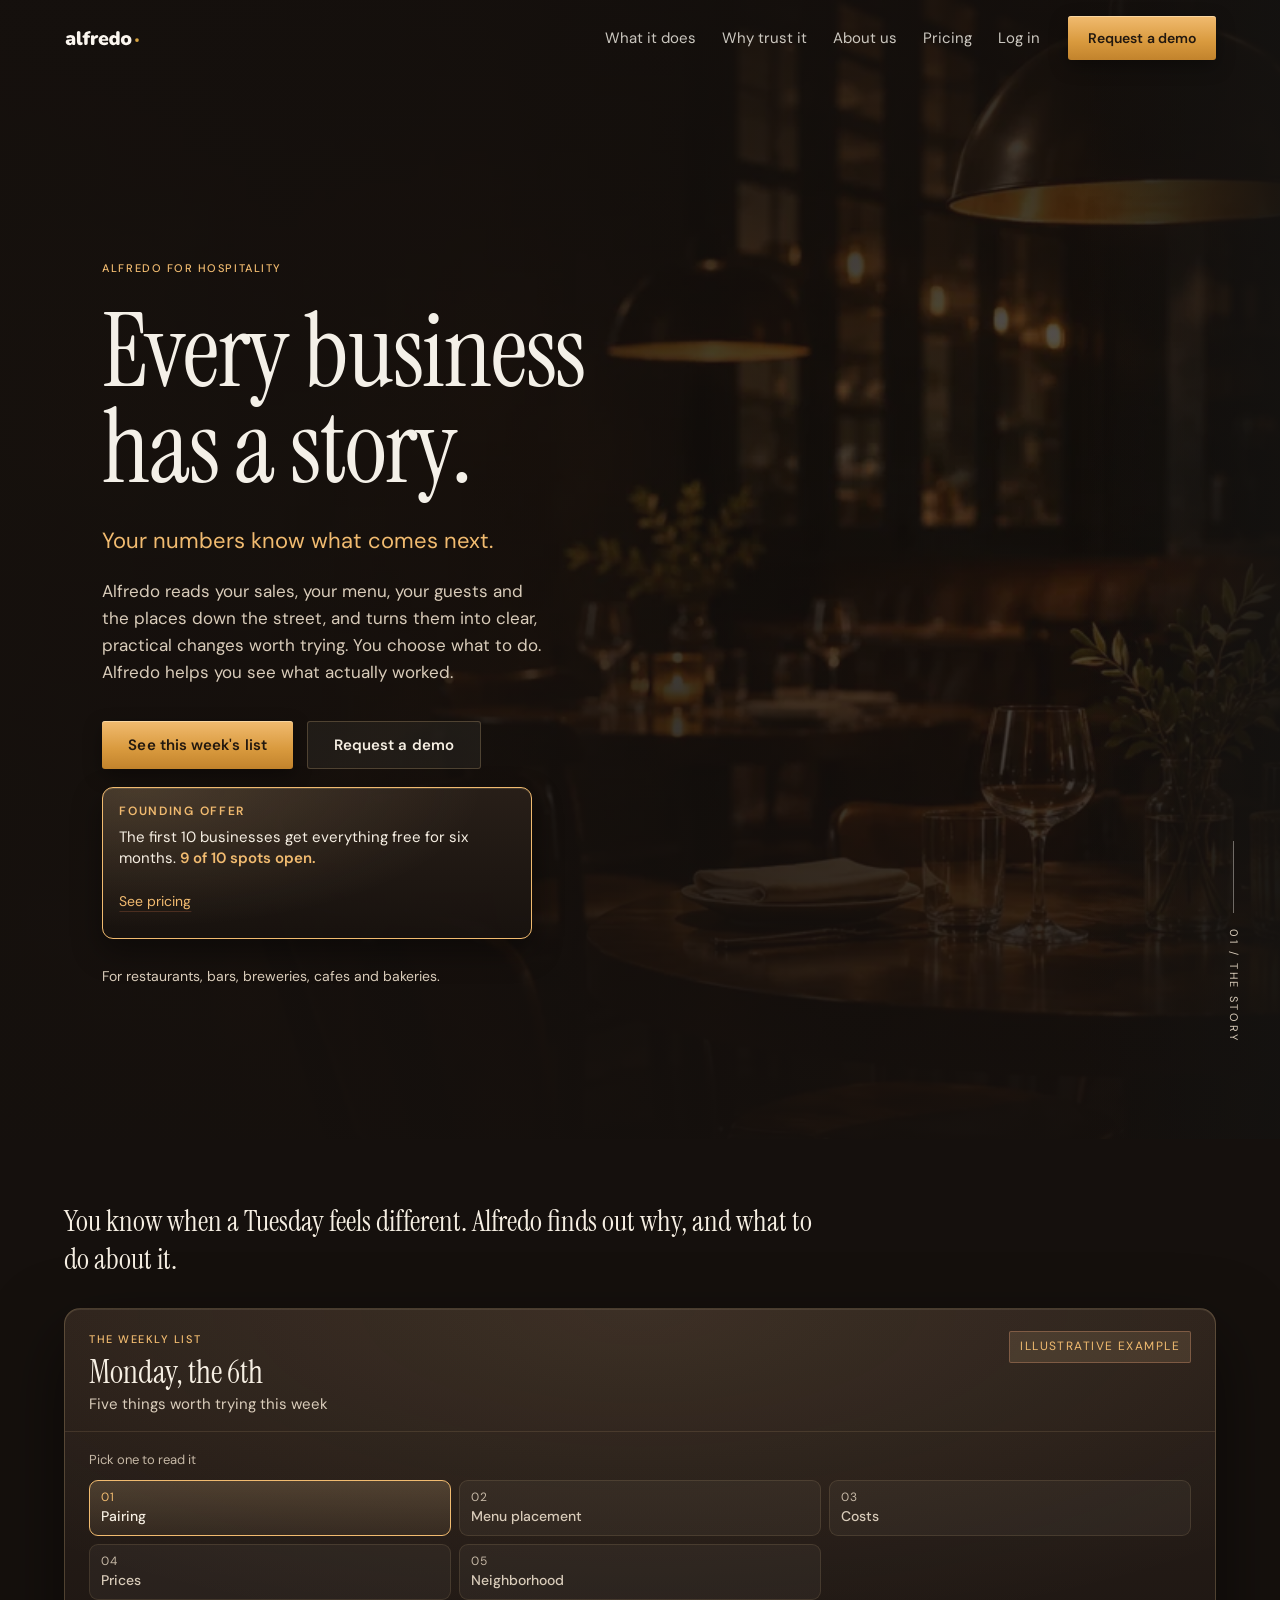
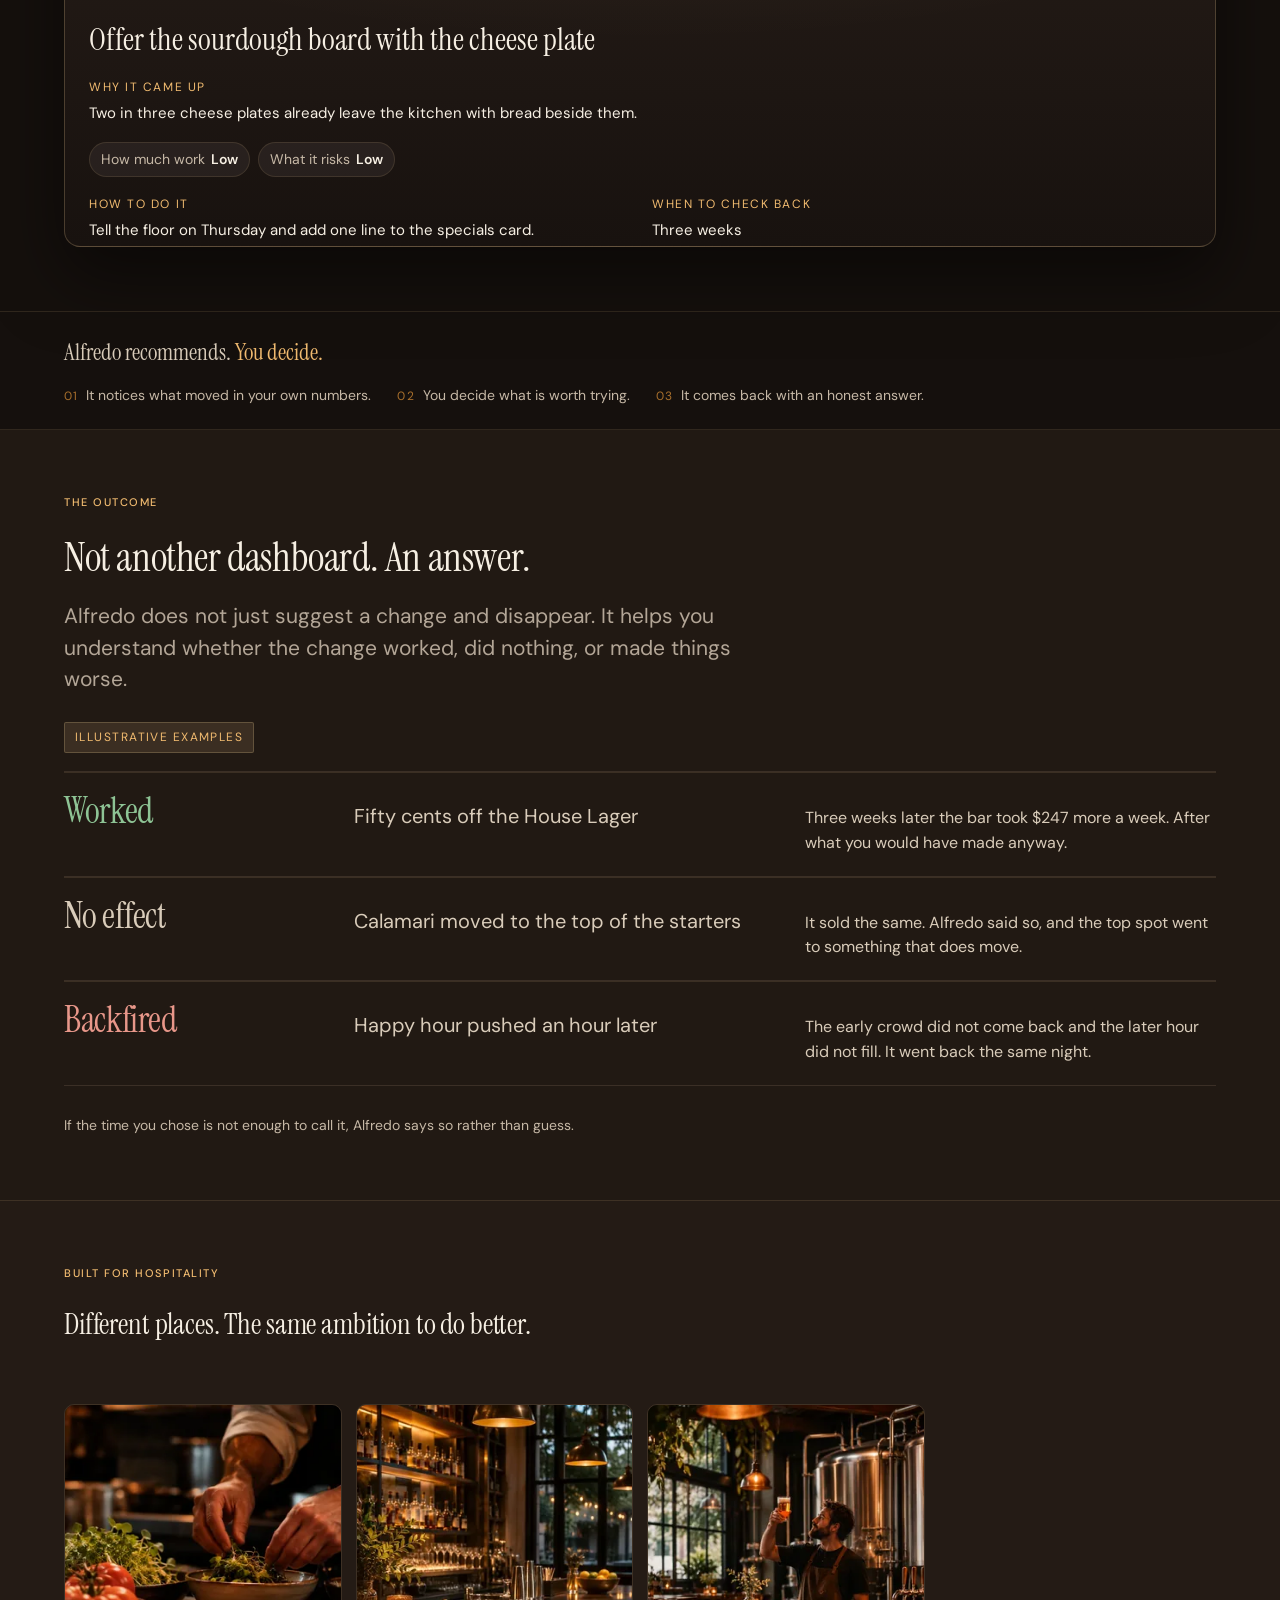
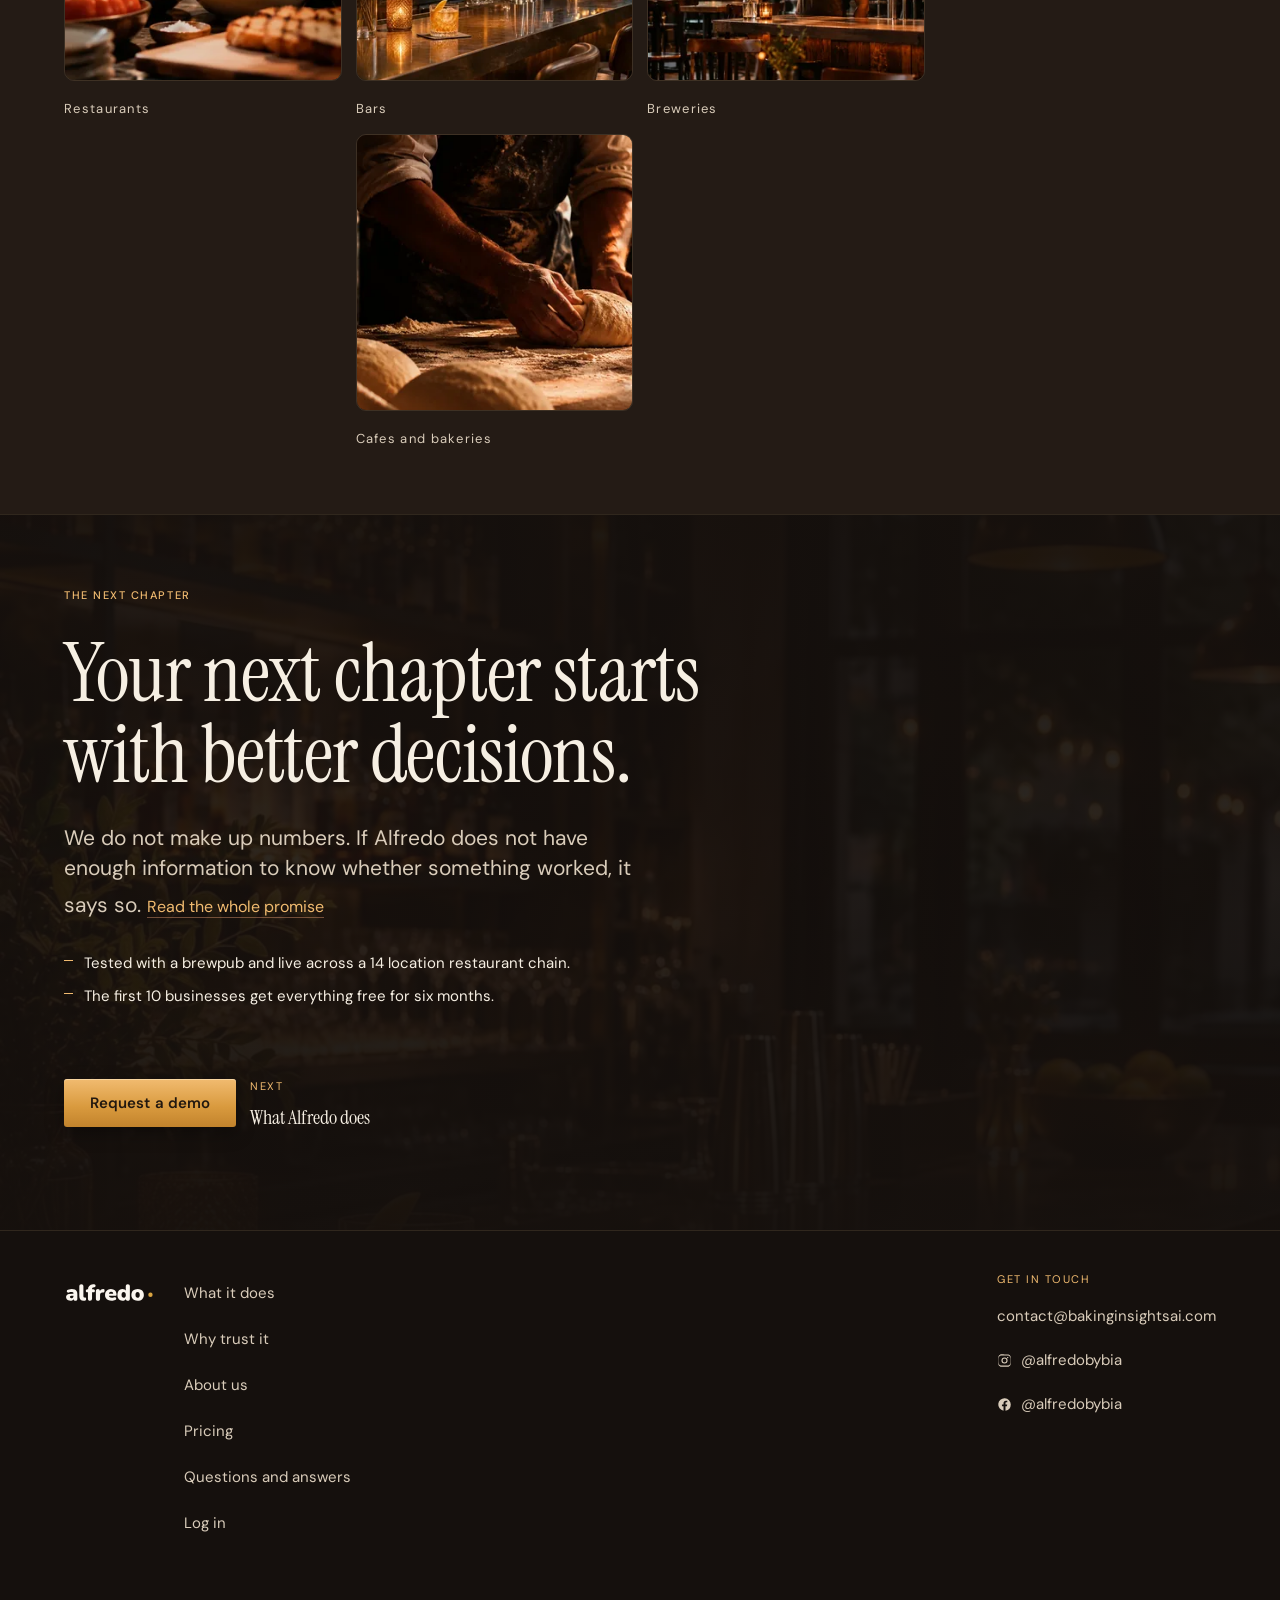
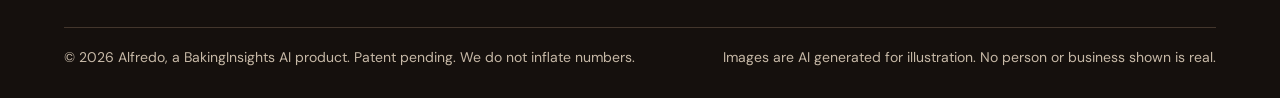
<file: index.html>
<!DOCTYPE html>
<html lang="en">
<head>
<meta charset="UTF-8">
<meta name="viewport" content="width=device-width, initial-scale=1, viewport-fit=cover">
<title>Restaurant analytics | Alfredo by BakingInsightsAI</title>
<meta name="description" content="Alfredo reads your POS sales and turns them into a short weekly list of changes worth trying, then tells you honestly whether each one worked.">
<link rel="canonical" href="https://bakinginsightsai.com/">
<meta property="og:site_name" content="Alfredo by BakingInsightsAI">
<meta property="og:type" content="website">
<meta property="og:title" content="Restaurant analytics | Alfredo by BakingInsightsAI">
<meta property="og:description" content="Alfredo reads your POS sales and turns them into a short weekly list of changes worth trying, then tells you honestly whether each one worked.">
<meta property="og:url" content="https://bakinginsightsai.com/">
<meta property="og:image" content="https://bakinginsightsai.com/assets/hero-restaurant-1280.jpg">
<meta name="twitter:card" content="summary_large_image">
<meta name="theme-color" content="#191715">
<link rel="icon" type="image/png" href="favicon.png">
<link rel="preload" href="fonts/instrumentserif-latin.woff2" as="font" type="font/woff2" crossorigin>
<link rel="preload" href="fonts/dmsans-latin.woff2" as="font" type="font/woff2" crossorigin>
<link rel="preload" as="image" href="assets/hero-restaurant-1280.webp" type="image/webp"
      imagesrcset="assets/hero-restaurant-640.webp 640w, assets/hero-restaurant-960.webp 960w, assets/hero-restaurant-1280.webp 1280w, assets/hero-restaurant-1672.webp 1672w"
      imagesizes="100vw" fetchpriority="high">

<link rel="stylesheet" href="alfredo.css">
<link rel="stylesheet" href="glossy.css">
<script>document.documentElement.className += ' js';</script>
<script type="application/ld+json">{
  "@context": "https://schema.org",
  "@type": "Organization",
  "name": "Alfredo by BakingInsightsAI",
  "alternateName": "BakingInsightsAI",
  "description": "Alfredo by BakingInsightsAI is software for restaurants, bars, breweries, cafes and bakeries that reads your POS sales and turns them into a short weekly list of changes worth trying, then tells you honestly whether each one worked.",
  "url": "https://bakinginsightsai.com/",
  "logo": "https://bakinginsightsai.com/alfredo_logo_cream.svg",
  "email": "contact@bakinginsightsai.com",
  "contactPoint": [
    {
      "@type": "ContactPoint",
      "contactType": "sales",
      "email": "contact@bakinginsightsai.com",
      "availableLanguage": "English"
    }
  ],
  "sameAs": [
    "https://www.instagram.com/alfredobybia/",
    "https://www.facebook.com/alfredobybia"
  ]
}</script>
<script type="application/ld+json">{
  "@context": "https://schema.org",
  "@type": "SoftwareApplication",
  "name": "Alfredo by BakingInsightsAI",
  "alternateName": "Alfredo",
  "applicationCategory": "BusinessApplication",
  "operatingSystem": "Web",
  "url": "https://bakinginsightsai.com/",
  "description": "Alfredo by BakingInsightsAI is software for restaurants, bars, breweries, cafes and bakeries that reads your POS sales and turns them into a short weekly list of changes worth trying, then tells you honestly whether each one worked.",
  "publisher": {
    "@type": "Organization",
    "name": "Alfredo by BakingInsightsAI",
    "url": "https://bakinginsightsai.com/"
  },
  "offers": [
    {
      "@type": "Offer",
      "name": "Counter",
      "description": "For one location, billed monthly",
      "price": "99",
      "priceCurrency": "USD",
      "url": "https://bakinginsightsai.com/pricing.html",
      "availability": "https://schema.org/InStock"
    },
    {
      "@type": "Offer",
      "name": "House",
      "description": "For one to three locations, billed monthly",
      "price": "199",
      "priceCurrency": "USD",
      "url": "https://bakinginsightsai.com/pricing.html",
      "availability": "https://schema.org/InStock"
    },
    {
      "@type": "Offer",
      "name": "Group",
      "description": "For four to ten locations, billed monthly",
      "price": "299",
      "priceCurrency": "USD",
      "url": "https://bakinginsightsai.com/pricing.html",
      "availability": "https://schema.org/InStock"
    }
  ]
}</script>
</head>
<body class="hero-nav">
<a class="skip" href="#main">Skip to content</a>

<header class="nav">
  <div class="wrap nav-inner">
    <a class="wordmark" href="index.html">
      <img src="alfredo_logo_cream.svg" alt="Alfredo" width="3909" height="1484" decoding="async">
    </a>
    <nav class="nav-links" id="navLinks" aria-label="Main">
      <ul>
        <li><a href="product.html">What it does</a></li>
        <li><a href="honesty.html">Why trust it</a></li>
        <li><a href="pilot.html">About us</a></li>
        <li><a href="pricing.html">Pricing</a></li>
        <li><a href="https://app.bakinginsightsai.com">Log in</a></li>
      </ul>
    </nav>
    <a class="btn" href="pilot.html#pilot">Request a demo</a>
    <button class="nav-toggle" id="navToggle" type="button" aria-expanded="false" aria-controls="navLinks">
      <span class="sr-only">Menu</span>
      <b aria-hidden="true"></b><b aria-hidden="true"></b><b aria-hidden="true"></b>
    </button>
  </div>
</header>

<main id="main" tabindex="-1">

<section class="hero hero-short">
  <div class="hero-photo">
    <picture>
      <source type="image/webp" sizes="100vw"
              srcset="assets/hero-restaurant-640.webp 640w, assets/hero-restaurant-960.webp 960w, assets/hero-restaurant-1280.webp 1280w, assets/hero-restaurant-1672.webp 1672w">
      <img src="assets/hero-restaurant-1280.jpg" alt="A dining room at the end of service, lit by low pendant lights."
           width="1672" height="941" fetchpriority="high" decoding="async">
    </picture>
  </div>
  <div class="hero-veil" aria-hidden="true"></div>
  <div class="hero-inner">
    <div class="hero-copy">
      <p class="eyebrow">Alfredo for hospitality</p>
      <h1 class="display">Every business<br>has a story.</h1>
      <p class="hero-sub">Your numbers know what comes next.</p>
      <p class="hero-body">Alfredo reads your sales, your menu, your guests and the places down the street, and turns them into clear, practical changes worth trying. You choose what to do. Alfredo helps you see what actually worked.</p>
      <div class="actions">
        <a class="btn" href="#list">See this week's list</a>
        <a class="btn btn-ghost" href="pilot.html#pilot">Request a demo</a>
      </div>
      <div class="offer-panel">
        <p class="offer-panel-label">Founding offer</p>
        <p class="offer-panel-body">The first 10 businesses get everything free for six months. <b>9 of 10 spots open.</b></p>
        <a class="textlink" href="pricing.html">See pricing</a>
      </div>
      <p class="hero-note">For restaurants, bars, breweries, cafes and bakeries.</p>
    </div>
  </div>
  <p class="hero-chapter" aria-hidden="true">01 / The story</p>
</section>
<script>
(function () {
  var hc = document.querySelector('.hero-copy');
  if (!hc) return;
  var body = hc.querySelector('.hero-body'),
      actions = hc.querySelector('.actions'),
      panel = hc.querySelector('.offer-panel'),
      note = hc.querySelector('.hero-note');
  if (!body || !actions || !panel || !note) return;
  var mq = window.matchMedia('(max-width: 430px)');
  function arrange() {
    if (mq.matches) {
      hc.insertBefore(panel, body);
      hc.insertBefore(actions, body);
    } else {
      hc.insertBefore(body, actions);
      hc.insertBefore(panel, note);
    }
  }
  arrange();
  if (mq.addEventListener) mq.addEventListener('change', arrange);
  else if (mq.addListener) mq.addListener(arrange);
})();
</script>
<section class="section board-section darkest" id="list">
  <div class="wrap">
    <p class="board-reality">You know when a Tuesday feels different. Alfredo finds out why, and what to do about it.</p>
    <div class="board reveal">
      <div class="board-head">
        <div>
          <p class="eyebrow">The weekly list</p>
          <h2 class="board-title">Monday, the 6th<span class="board-sub">Five things worth trying this week</span></h2>
        </div>
        <span class="tag-sample">Illustrative example</span>
      </div>

      <p class="board-pick" id="boardPick">Pick one to read it</p>
      <div class="board-tabs" data-tabs aria-labelledby="boardPick">
        <button class="board-tab" type="button" data-tab="rec-0">
          <i aria-hidden="true">01</i>
          <span>Pairing</span>
        </button>
        <button class="board-tab" type="button" data-tab="rec-1">
          <i aria-hidden="true">02</i>
          <span>Menu placement</span>
        </button>
        <button class="board-tab" type="button" data-tab="rec-2">
          <i aria-hidden="true">03</i>
          <span>Costs</span>
        </button>
        <button class="board-tab" type="button" data-tab="rec-3">
          <i aria-hidden="true">04</i>
          <span>Prices</span>
        </button>
        <button class="board-tab" type="button" data-tab="rec-4">
          <i aria-hidden="true">05</i>
          <span>Neighborhood</span>
        </button>
      </div>
      <div class="board-panel" id="rec-0">
        <h3 class="board-name">Offer the sourdough board with the cheese plate</h3>
        <dl class="board-fields">
          <div class="bf-wide"><dt>Why it came up</dt><dd>Two in three cheese plates already leave the kitchen with bread beside them.</dd></div>
          <div class="bf-chips">
            <span class="bf-chip">How much work <b>Low</b></span>
            <span class="bf-chip">What it risks <b>Low</b></span>
          </div>
          <div><dt>How to do it</dt><dd>Tell the floor on Thursday and add one line to the specials card.</dd></div>
          <div><dt>When to check back</dt><dd>Three weeks</dd></div>
        </dl>
      </div>
      <div class="board-panel" id="rec-1" hidden>
        <h3 class="board-name">Move the lamb ragu into the top third of the mains</h3>
        <dl class="board-fields">
          <div class="bf-wide"><dt>Why it came up</dt><dd>It earns more per plate than any other main and sits second from the bottom.</dd></div>
          <div class="bf-chips">
            <span class="bf-chip">How much work <b>Low</b></span>
            <span class="bf-chip">What it risks <b>Low</b></span>
          </div>
          <div><dt>How to do it</dt><dd>Move it higher on your menu, where guests look first.</dd></div>
          <div><dt>When to check back</dt><dd>Six weeks</dd></div>
        </dl>
      </div>
      <div class="board-panel" id="rec-2" hidden>
        <h3 class="board-name">Look again at the mushroom tart</h3>
        <dl class="board-fields">
          <div class="bf-wide"><dt>Why it came up</dt><dd>What you pay for the mushrooms went up twice, and the tart is now selling for less than it costs to make.</dd></div>
          <div class="bf-chips">
            <span class="bf-chip">How much work <b>Low</b></span>
            <span class="bf-chip">What it risks <b>Low</b></span>
          </div>
          <div><dt>How to do it</dt><dd>Confirm the new costs or dismiss the flag.</dd></div>
          <div><dt>When to check back</dt><dd>This week</dd></div>
        </dl>
      </div>
      <div class="board-panel" id="rec-3" hidden>
        <h3 class="board-name">Try fifty cents off the flatbread after nine</h3>
        <dl class="board-fields">
          <div class="bf-wide"><dt>Why it came up</dt><dd>Late orders drop off sharply, and the flatbread costs little to make.</dd></div>
          <div class="bf-chips">
            <span class="bf-chip">How much work <b>Low</b></span>
            <span class="bf-chip">What it risks <b>Low</b></span>
          </div>
          <div><dt>How to do it</dt><dd>Fifty cents off from nine until close, nothing else changes.</dd></div>
          <div><dt>When to check back</dt><dd>Two weeks</dd></div>
        </dl>
      </div>
      <div class="board-panel" id="rec-4" hidden>
        <h3 class="board-name">Hold the Thursday quiz an hour later</h3>
        <dl class="board-fields">
          <div class="bf-wide"><dt>Why it came up</dt><dd>The pub two streets over starts theirs at eight and takes your early crowd with it.</dd></div>
          <div class="bf-chips">
            <span class="bf-chip">How much work <b>Medium</b></span>
            <span class="bf-chip">What it risks <b>Medium</b></span>
          </div>
          <div><dt>How to do it</dt><dd>Move the start, and tell the regulars the week before.</dd></div>
          <div><dt>When to check back</dt><dd>Four weeks</dd></div>
        </dl>
      </div>

    </div>
  </div>
</section>
<section class="strip">
  <div class="wrap strip-inner">
    <p class="strip-claim">Alfredo recommends. <em>You decide.</em></p>
    <ol class="strip-steps">
      <li>It notices what moved in your own numbers.</li>
      <li>You decide what is worth trying.</li>
      <li>It comes back with an honest answer.</li>
    </ol>
  </div>
</section>
<section class="section paper-light">
  <div class="wrap">
    <div class="proof-head reveal">
      <p class="eyebrow">The outcome</p>
      <h2 class="h2">Not another dashboard. An answer.</h2>
      <p class="lead">Alfredo does not just suggest a change and disappear. It helps you understand whether the change worked, did nothing, or made things worse.</p>
    </div>
    <p class="ledger-label"><span class="tag-sample">Illustrative examples</span></p>
    <div class="ledger">
      <div class="ledger-row">
        <p class="ledger-state ledger-worked">Worked</p>
        <p class="ledger-what">Fifty cents off the House Lager</p>
        <p class="ledger-why">Three weeks later the bar took $247 more a week. After what you would have made anyway.</p>
      </div>
      <div class="ledger-row">
        <p class="ledger-state ledger-none">No effect</p>
        <p class="ledger-what">Calamari moved to the top of the starters</p>
        <p class="ledger-why">It sold the same. Alfredo said so, and the top spot went to something that does move.</p>
      </div>
      <div class="ledger-row">
        <p class="ledger-state ledger-back">Backfired</p>
        <p class="ledger-what">Happy hour pushed an hour later</p>
        <p class="ledger-why">The early crowd did not come back and the later hour did not fill. It went back the same night.</p>
      </div>
    </div>
    <p class="proof-honest">If the time you chose is not enough to call it, Alfredo says so rather than guess.</p>
  </div>
</section>
<section class="section sand places-band">
  <div class="wrap">
    <div class="places-head reveal">
      <p class="eyebrow">Built for hospitality</p>
      <h2 class="h3">Different places. The same ambition to do better.</h2>
    </div>
    <div class="places">
      <figure class="place pl-restaurant">
        <div class="place-img">
          <picture>
            <source type="image/webp" sizes="(max-width: 860px) 46vw, 24vw"
                    srcset="assets/restaurant-kitchen-320.webp 320w, assets/restaurant-kitchen-480.webp 480w, assets/restaurant-kitchen-640.webp 640w">
            <img src="assets/restaurant-kitchen-480.jpg" alt="A cook finishing a dish on a kitchen pass."
                 width="480" height="640" loading="lazy" decoding="async">
          </picture>
        </div>
        <figcaption>Restaurants</figcaption>
      </figure>
      <figure class="place pl-bar">
        <div class="place-img">
          <picture>
            <source type="image/webp" sizes="(max-width: 860px) 46vw, 24vw"
                    srcset="assets/bar-320.webp 320w, assets/bar-480.webp 480w, assets/bar-640.webp 640w">
            <img src="assets/bar-480.jpg" alt="A bar at night, a drink on the counter and bottles lit behind it."
                 width="480" height="640" loading="lazy" decoding="async">
          </picture>
        </div>
        <figcaption>Bars</figcaption>
      </figure>
      <figure class="place pl-brewery">
        <div class="place-img">
          <picture>
            <source type="image/webp" sizes="(max-width: 860px) 46vw, 24vw"
                    srcset="assets/brewery-320.webp 320w, assets/brewery-480.webp 480w, assets/brewery-640.webp 640w">
            <img src="assets/brewery-480.jpg" alt="A brewer holding a glass of beer up to the light beside the tanks."
                 width="480" height="640" loading="lazy" decoding="async">
          </picture>
        </div>
        <figcaption>Breweries</figcaption>
      </figure>
      <figure class="place pl-bakery">
        <div class="place-img">
          <picture>
            <source type="image/webp" sizes="(max-width: 860px) 46vw, 24vw"
                    srcset="assets/bakery-320.webp 320w, assets/bakery-480.webp 480w, assets/bakery-640.webp 640w">
            <img src="assets/bakery-480.jpg" alt="A baker shaping dough on a floured bench beside racks of bread."
                 width="480" height="640" loading="lazy" decoding="async">
          </picture>
        </div>
        <figcaption>Cafes and bakeries</figcaption>
      </figure>
    </div>
  </div>
</section>
<section class="section invite darkest">
  <div class="invite-photo" aria-hidden="true">
    <picture>
      <source type="image/webp" sizes="100vw"
              srcset="assets/bar-640.webp 640w, assets/bar-960.webp 960w">
      <img src="assets/bar-960.jpg" alt="" width="960" height="1200" loading="lazy" decoding="async">
    </picture>
  </div>
  <div class="invite-veil" aria-hidden="true"></div>
  <div class="wrap">
    <div class="invite-inner">
      <p class="eyebrow">The next chapter</p>
      <h2 class="h2">Your next chapter starts with better decisions.</h2>
      <p class="invite-sub">We do not make up numbers. If Alfredo does not have enough information to know whether something worked, it says so. <a class="textlink" href="honesty.html">Read the whole promise</a></p>
      <ul class="invite-facts">
        <li>Tested with a brewpub and live across a 14 location restaurant chain.</li>
        <li>The first 10 businesses get everything free for six months.</li>
      </ul>
      <div class="actions">
        <a class="btn" href="pilot.html#pilot">Request a demo</a>
        <a class="nextlink nextlink-inline" href="product.html">
          <span>Next</span>
          <b>What Alfredo does</b>
        </a>
      </div>
    </div>
  </div>
</section>

</main>

<footer class="footer">
  <div class="wrap">
    <div class="footer-top">
      <div>
        <a class="wordmark" href="index.html">
          <img src="alfredo_logo_cream.svg" alt="Alfredo" width="3909" height="1484" decoding="async">
        </a>
      </div>
      <nav aria-label="Footer">
        <ul>
          <li><a href="product.html">What it does</a></li>
          <li><a href="honesty.html">Why trust it</a></li>
          <li><a href="pilot.html">About us</a></li>
          <li><a href="pricing.html">Pricing</a></li>
          <li><a href="faq.html">Questions and answers</a></li>
          <li><a href="https://app.bakinginsightsai.com">Log in</a></li>
        </ul>
      </nav>
      <div class="contact">
        <p class="contact-h">Get in touch</p>
        <a href="mailto:contact@bakinginsightsai.com">contact@bakinginsightsai.com</a>
        <a class="social" href="https://www.instagram.com/alfredobybia/" target="_blank" rel="noopener" aria-label="Alfredo on Instagram">
          <svg viewBox="0 0 24 24" aria-hidden="true" focusable="false"><path d="M12 2.2c3.2 0 3.6 0 4.9.07 1.2.05 1.8.25 2.2.42.6.22 1 .48 1.4.9.4.4.68.8.9 1.4.17.4.37 1 .42 2.2.06 1.3.07 1.7.07 4.9s0 3.6-.07 4.9c-.05 1.2-.25 1.8-.42 2.2-.22.6-.5 1-.9 1.4-.4.4-.8.68-1.4.9-.4.17-1 .37-2.2.42-1.3.06-1.7.07-4.9.07s-3.6 0-4.9-.07c-1.2-.05-1.8-.25-2.2-.42-.6-.22-1-.5-1.4-.9-.4-.4-.68-.8-.9-1.4-.17-.4-.37-1-.42-2.2C2.2 15.6 2.2 15.2 2.2 12s0-3.6.07-4.9c.05-1.2.25-1.8.42-2.2.22-.6.5-1 .9-1.4.4-.4.8-.68 1.4-.9.4-.17 1-.37 2.2-.42C8.4 2.2 8.8 2.2 12 2.2Zm0 1.8c-3.1 0-3.5 0-4.7.07-1.1.05-1.7.24-2.1.4-.5.2-.9.44-1.3.84-.4.4-.64.8-.84 1.3-.16.4-.35 1-.4 2.1C2.6 9.9 2.6 10.3 2.6 12s0 2.1.06 3.3c.05 1.1.24 1.7.4 2.1.2.5.44.9.84 1.3.4.4.8.64 1.3.84.4.16 1 .35 2.1.4 1.2.06 1.6.07 4.7.07s3.5 0 4.7-.07c1.1-.05 1.7-.24 2.1-.4.5-.2.9-.44 1.3-.84.4-.4.64-.8.84-1.3.16-.4.35-1 .4-2.1.06-1.2.07-1.6.07-3.3s0-2.1-.07-3.3c-.05-1.1-.24-1.7-.4-2.1-.2-.5-.44-.9-.84-1.3-.4-.4-.8-.64-1.3-.84-.4-.16-1-.35-2.1-.4C15.5 4 15.1 4 12 4Zm0 3.1a4.9 4.9 0 1 1 0 9.8 4.9 4.9 0 0 1 0-9.8Zm0 1.8a3.1 3.1 0 1 0 0 6.2 3.1 3.1 0 0 0 0-6.2Zm5.1-.4a1.15 1.15 0 1 1 0-2.3 1.15 1.15 0 0 1 0 2.3Z"/></svg>
          @alfredobybia
        </a>
        <a class="social" href="https://www.facebook.com/alfredobybia" target="_blank" rel="noopener" aria-label="Alfredo on Facebook">
          <svg viewBox="0 0 24 24" aria-hidden="true" focusable="false"><path d="M22 12a10 10 0 1 0-11.56 9.88v-6.99H7.9V12h2.54V9.8c0-2.5 1.49-3.89 3.77-3.89 1.1 0 2.24.2 2.24.2v2.46h-1.26c-1.24 0-1.63.77-1.63 1.56V12h2.78l-.45 2.89h-2.33v6.99A10 10 0 0 0 22 12Z"/></svg>
          @alfredobybia
        </a>
      </div>
    </div>
    <div class="footer-foot">
      <p>© 2026 Alfredo, a BakingInsights AI product. Patent pending. We do not inflate numbers.</p>
      <p class="disclosure">Images are AI generated for illustration. No person or business shown is real.</p>
    </div>
  </div>
</footer>

<script src="alfredo.js" defer></script>
<script defer src="https://static.cloudflareinsights.com/beacon.min.js" data-cf-beacon='{"token": "ffcafa6e6d0c4d6cb2c519c7fc777fa6"}'></script>
</body>
</html>
</file>
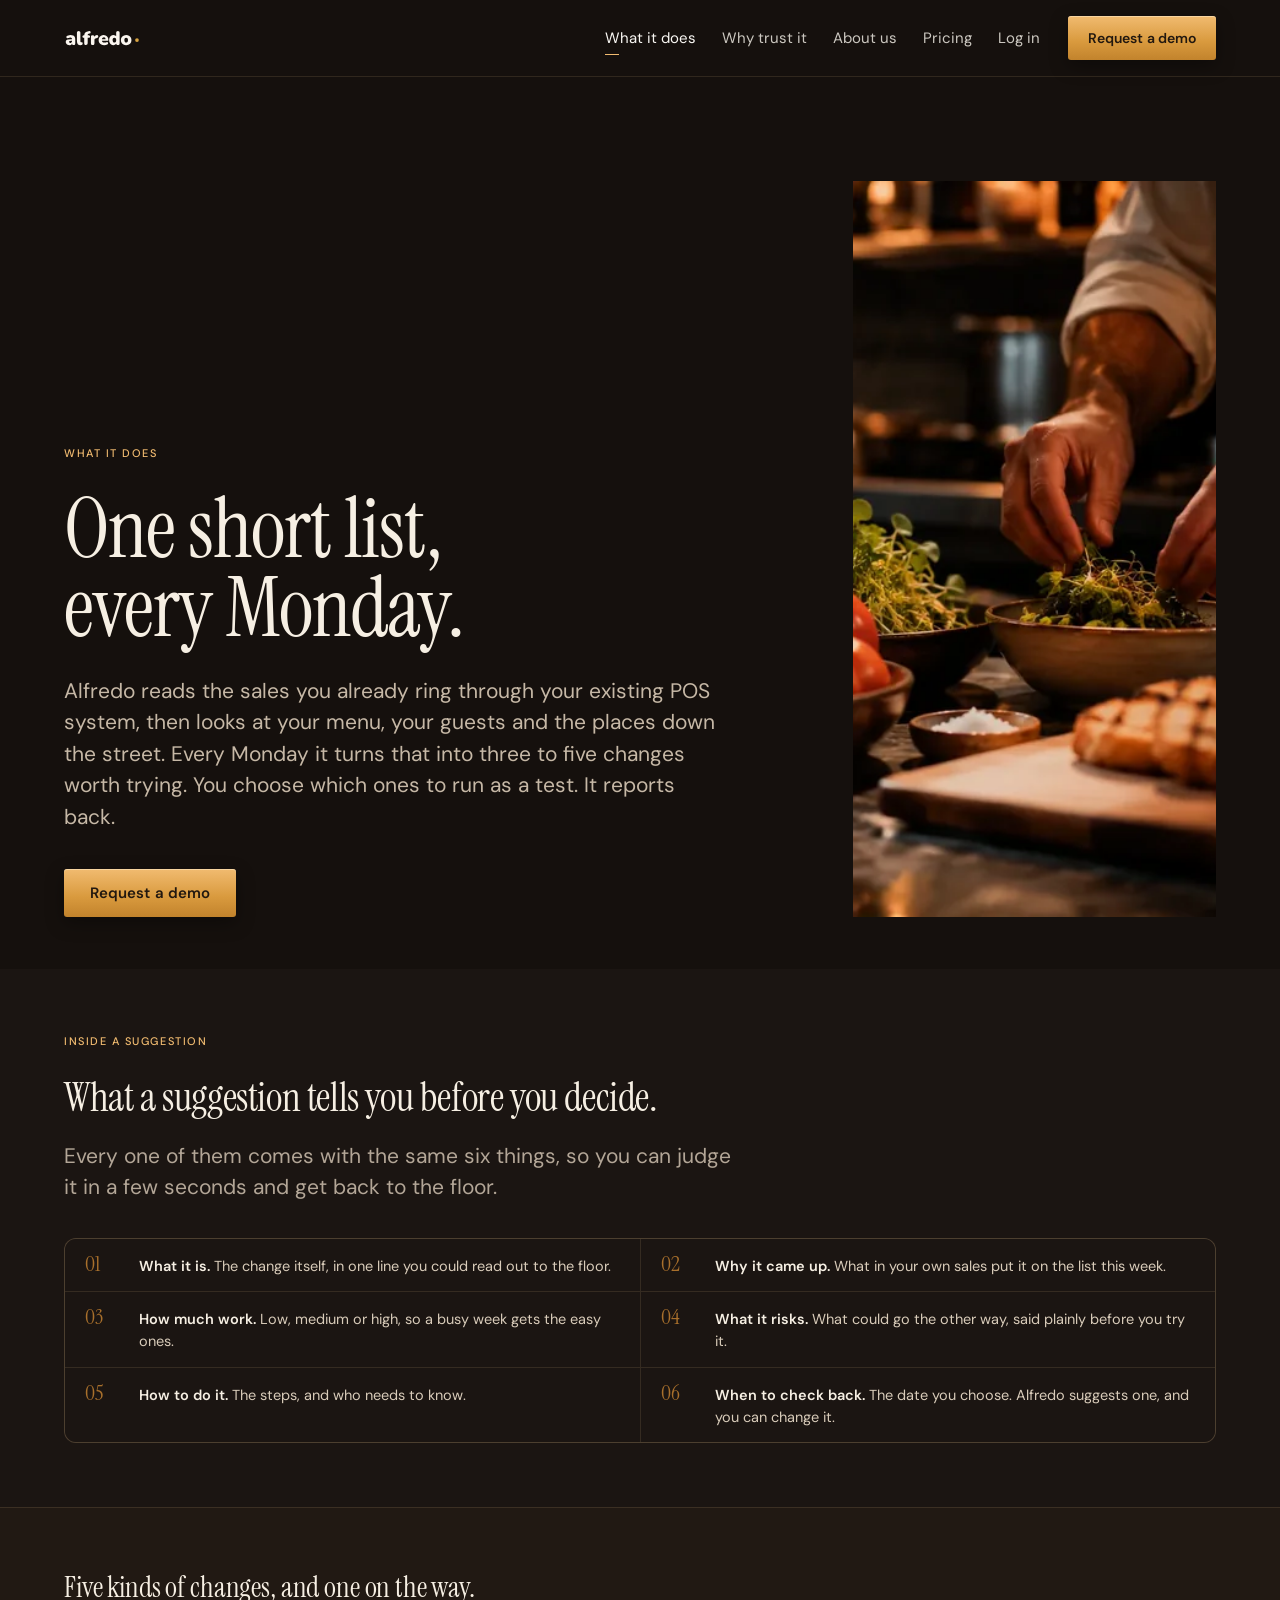
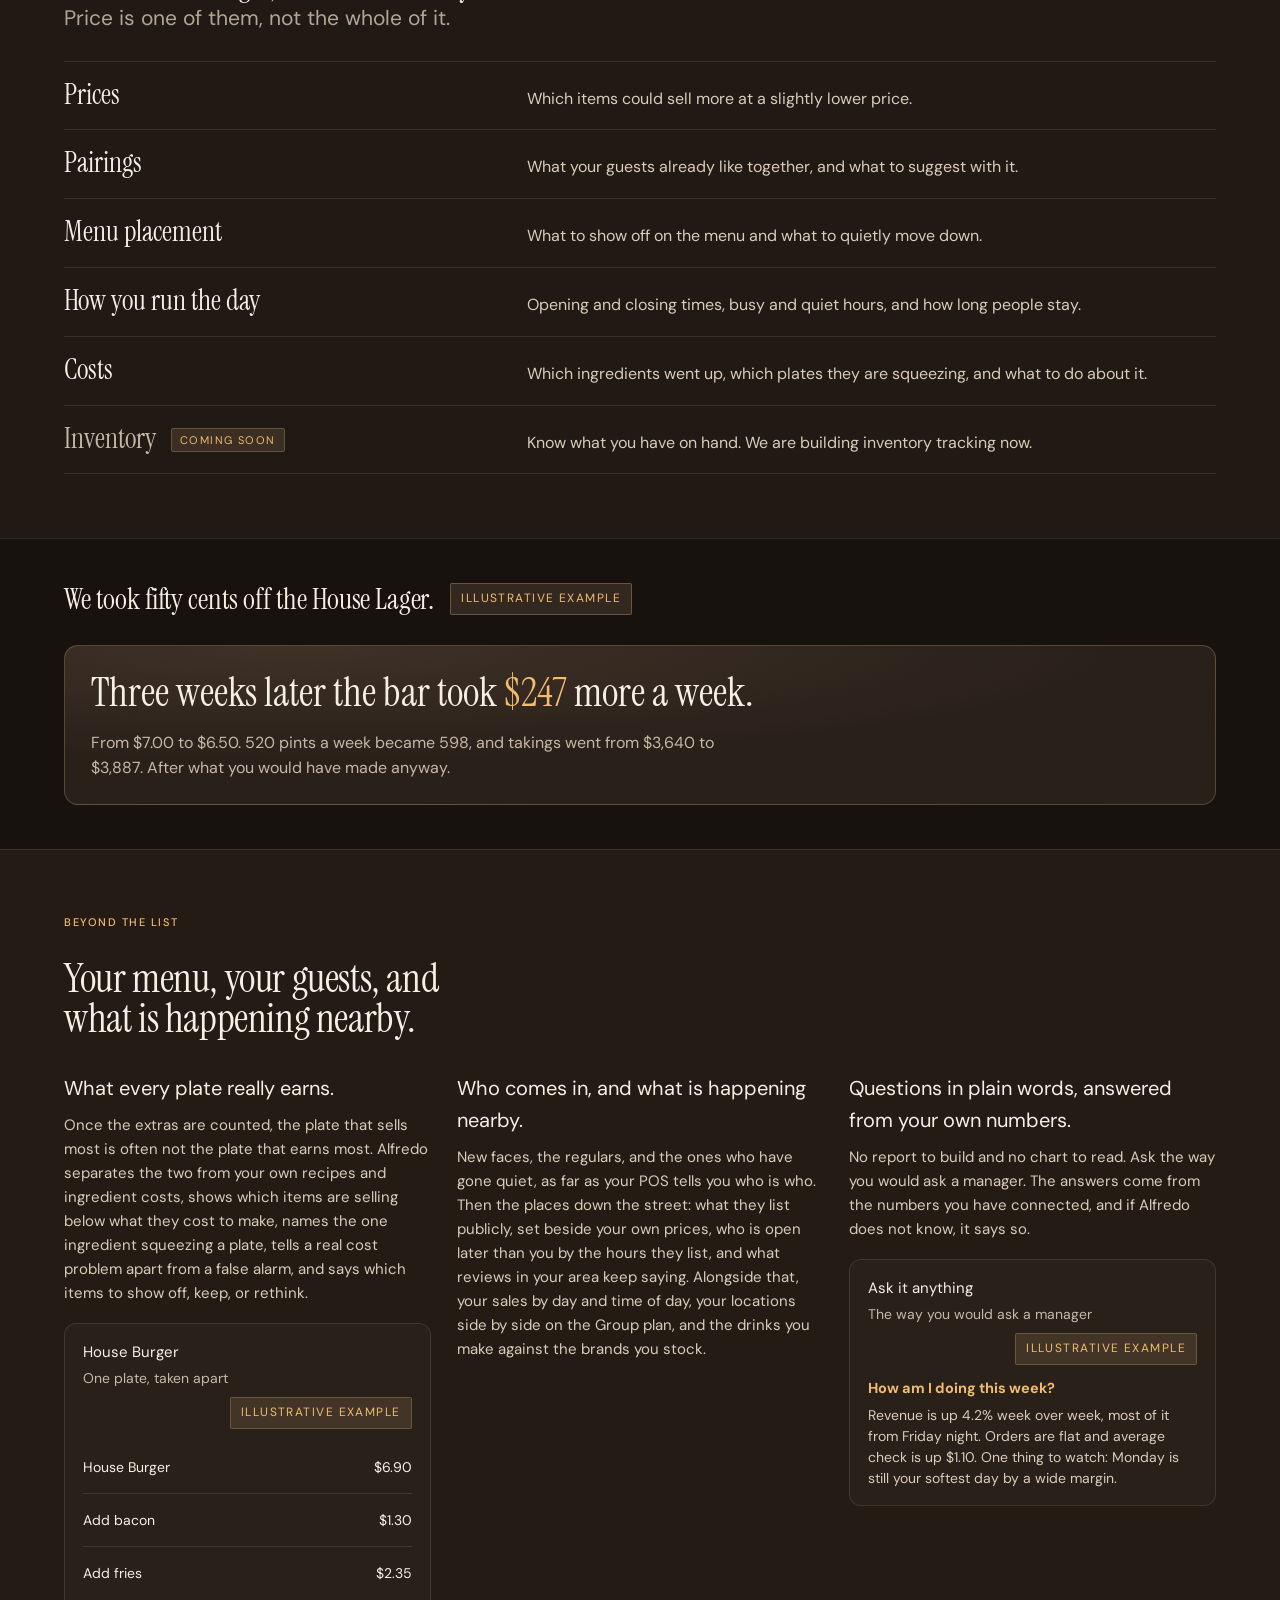
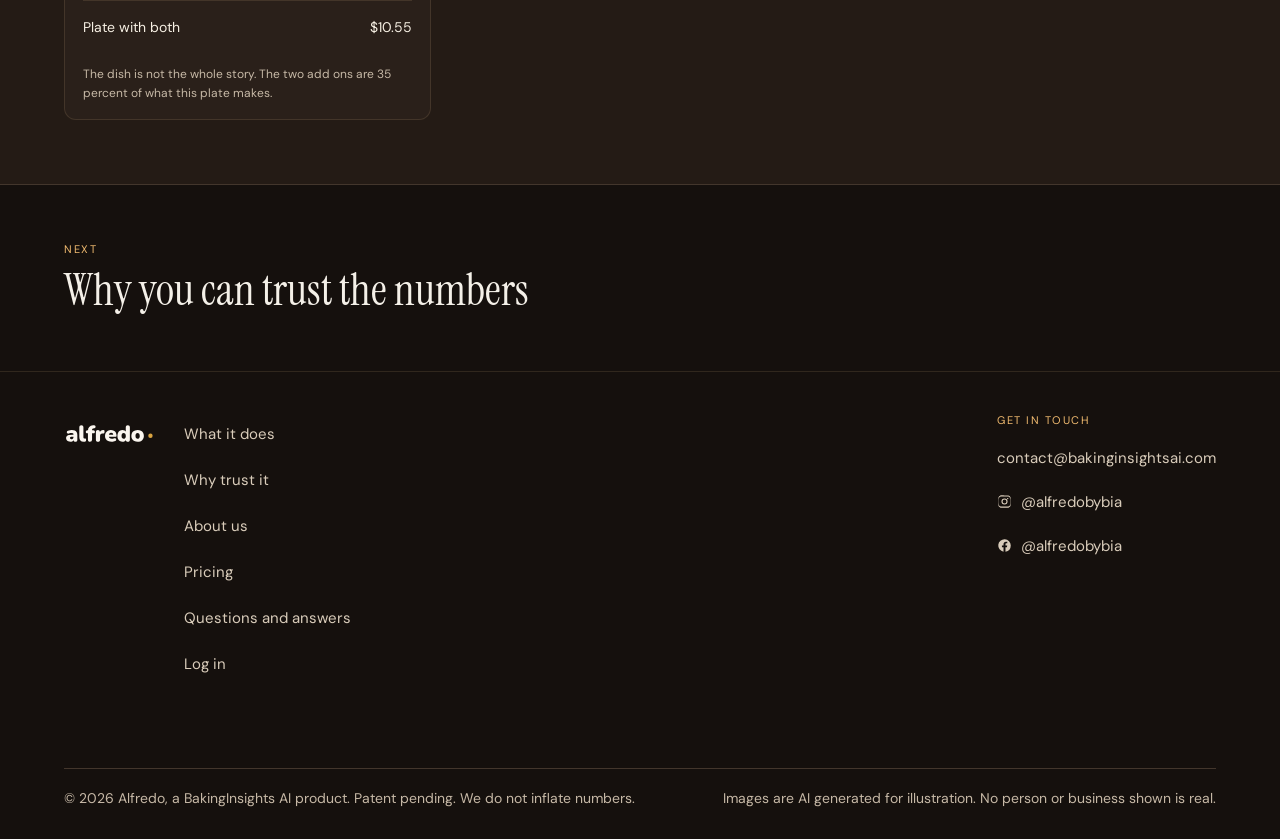
<file: board.html>
<!DOCTYPE html><html lang="en"><head><meta charset="UTF-8"><title>alfredo</title>
<meta http-equiv="refresh" content="0;url=product.html#board">
<script>window.location.replace("product.html#board");</script>
<link rel="canonical" href="https://bakinginsightsai.com/product.html">
</head><body><p><a href="product.html#board">Continuing to the product page…</a></p></body></html>
</file>
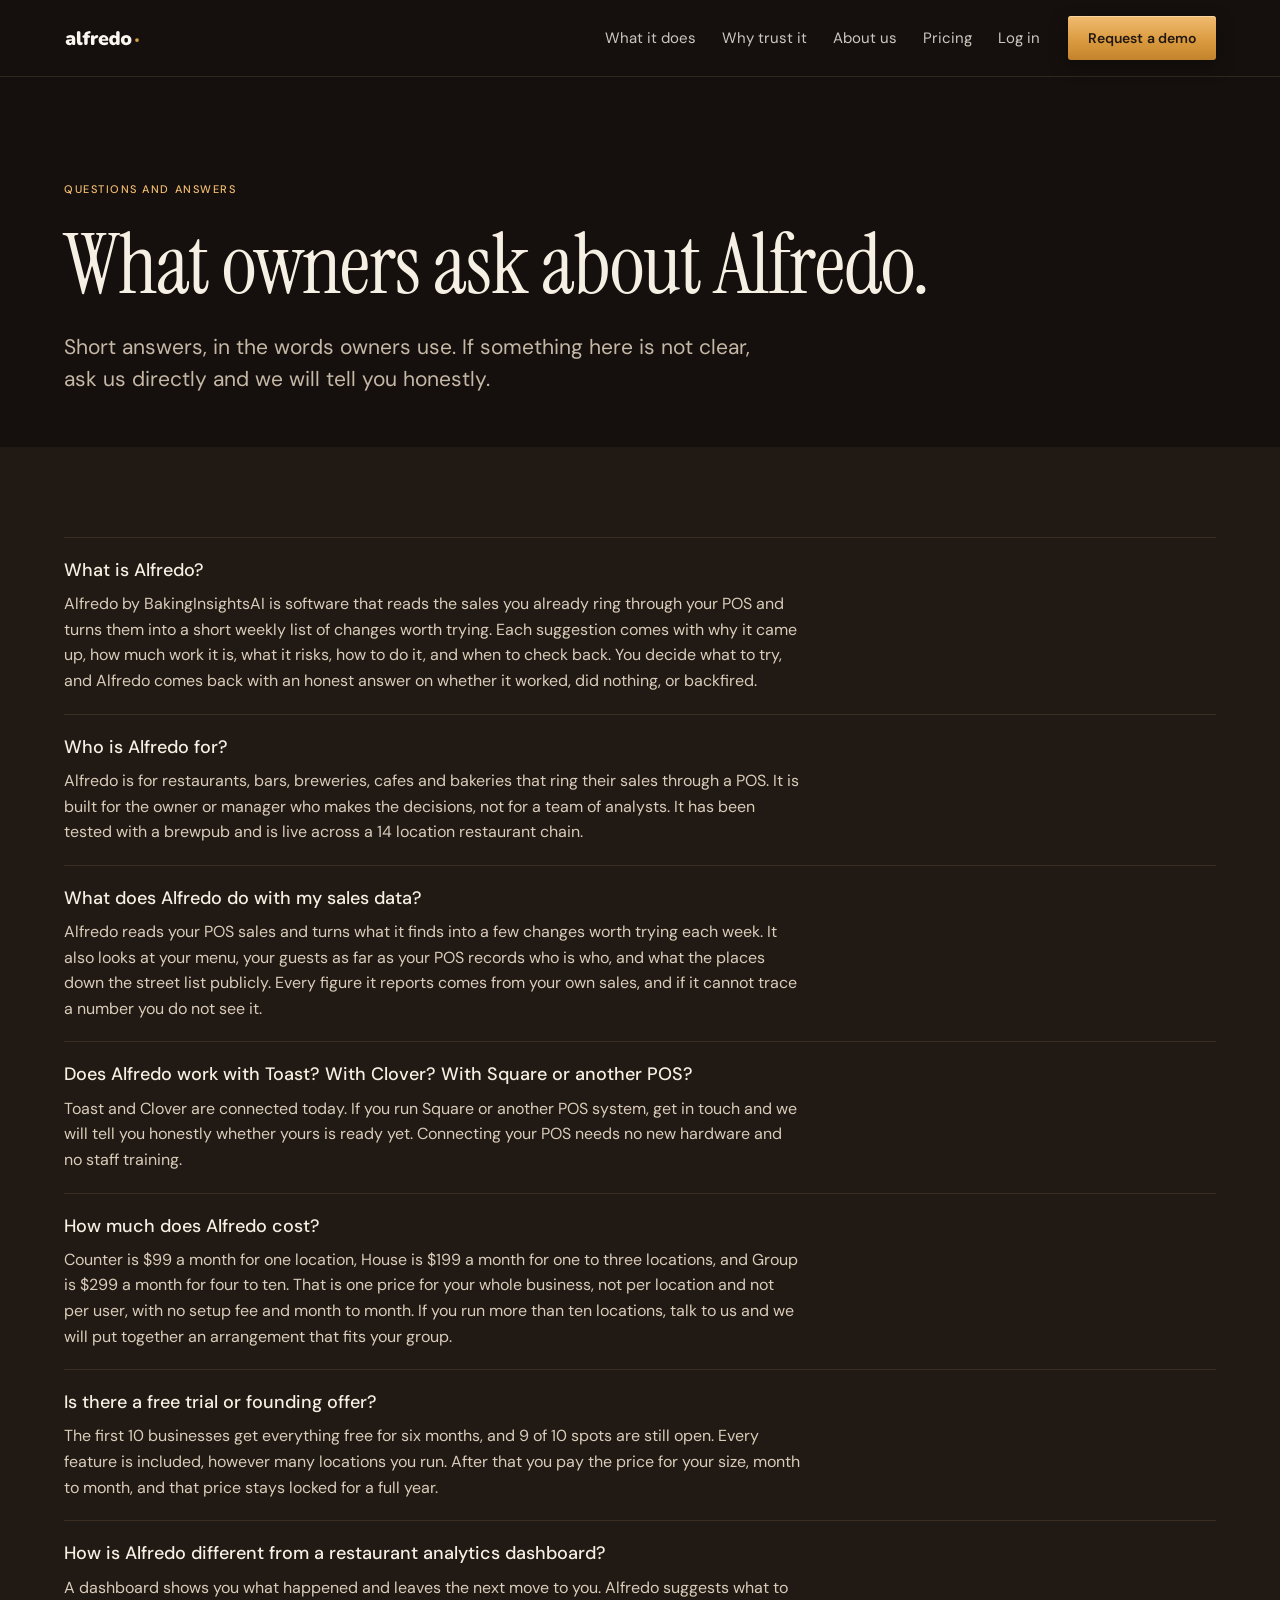
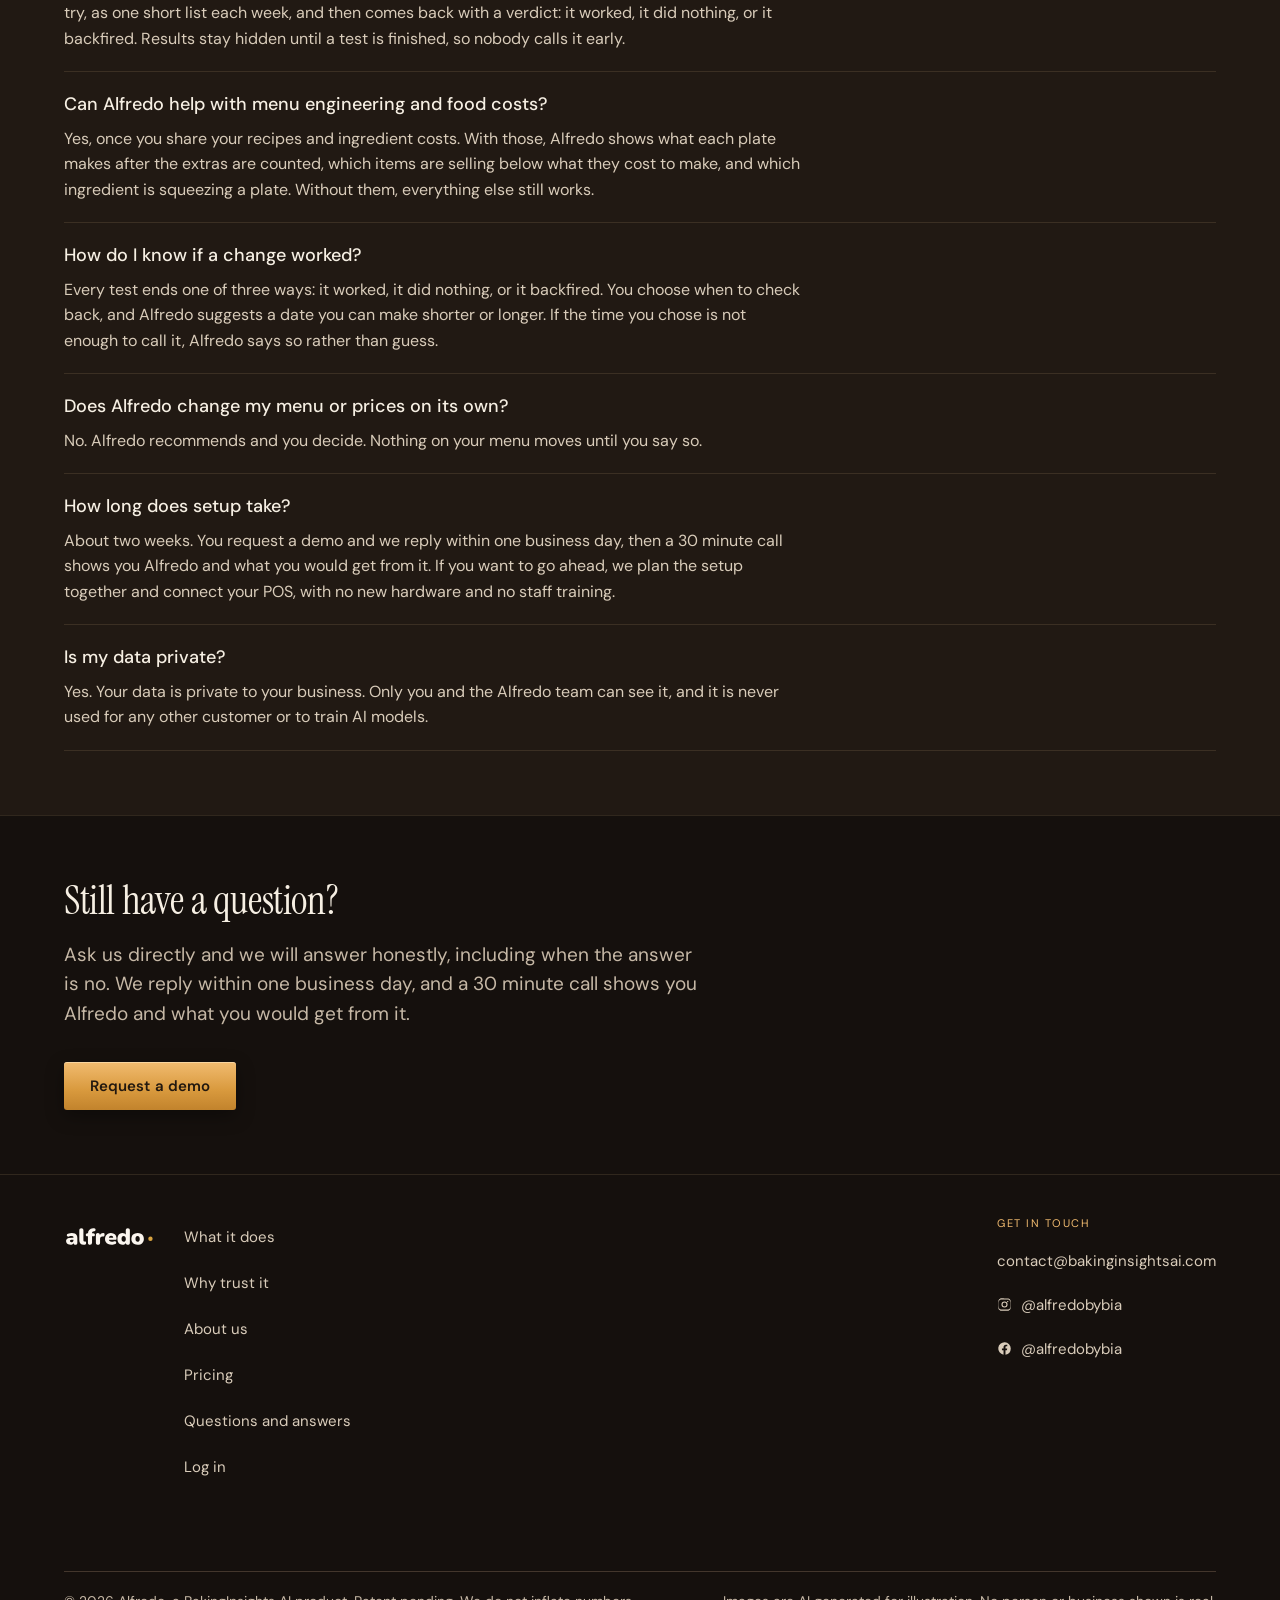
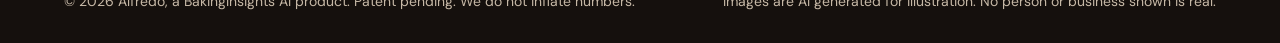
<file: faq.html>
<!DOCTYPE html>
<html lang="en">
<head>
<meta charset="UTF-8">
<meta name="viewport" content="width=device-width, initial-scale=1, viewport-fit=cover">
<title>Questions and answers | Alfredo by BakingInsightsAI</title>
<meta name="description" content="Answers about Alfredo: what it is, who it is for, which POS systems it connects to, what it costs, and how it tells you whether a change worked.">
<link rel="canonical" href="https://bakinginsightsai.com/faq.html">
<meta property="og:site_name" content="Alfredo by BakingInsightsAI">
<meta property="og:type" content="website">
<meta property="og:title" content="Questions and answers | Alfredo by BakingInsightsAI">
<meta property="og:description" content="Answers about Alfredo: what it is, who it is for, which POS systems it connects to, what it costs, and how it tells you whether a change worked.">
<meta property="og:url" content="https://bakinginsightsai.com/faq.html">
<meta property="og:image" content="https://bakinginsightsai.com/assets/hero-restaurant-1280.jpg">
<meta name="twitter:card" content="summary_large_image">
<meta name="theme-color" content="#191715">
<link rel="icon" type="image/png" href="favicon.png">
<link rel="preload" href="fonts/instrumentserif-latin.woff2" as="font" type="font/woff2" crossorigin>
<link rel="preload" href="fonts/dmsans-latin.woff2" as="font" type="font/woff2" crossorigin>
<link rel="stylesheet" href="alfredo.css">
<link rel="stylesheet" href="glossy.css">
<script>document.documentElement.className += ' js';</script>
<script type="application/ld+json">{
  "@context": "https://schema.org",
  "@type": "Organization",
  "name": "Alfredo by BakingInsightsAI",
  "alternateName": "BakingInsightsAI",
  "description": "Alfredo by BakingInsightsAI is software for restaurants, bars, breweries, cafes and bakeries that reads your POS sales and turns them into a short weekly list of changes worth trying, then tells you honestly whether each one worked.",
  "url": "https://bakinginsightsai.com/",
  "logo": "https://bakinginsightsai.com/alfredo_logo_cream.svg",
  "email": "contact@bakinginsightsai.com",
  "contactPoint": [
    {
      "@type": "ContactPoint",
      "contactType": "sales",
      "email": "contact@bakinginsightsai.com",
      "availableLanguage": "English"
    }
  ],
  "sameAs": [
    "https://www.instagram.com/alfredobybia/",
    "https://www.facebook.com/alfredobybia"
  ]
}</script>
<script type="application/ld+json">{
  "@context": "https://schema.org",
  "@type": "FAQPage",
  "mainEntity": [
    {
      "@type": "Question",
      "name": "What is Alfredo?",
      "acceptedAnswer": {
        "@type": "Answer",
        "text": "Alfredo by BakingInsightsAI is software that reads the sales you already ring through your POS and turns them into a short weekly list of changes worth trying. Each suggestion comes with why it came up, how much work it is, what it risks, how to do it, and when to check back. You decide what to try, and Alfredo comes back with an honest answer on whether it worked, did nothing, or backfired."
      }
    },
    {
      "@type": "Question",
      "name": "Who is Alfredo for?",
      "acceptedAnswer": {
        "@type": "Answer",
        "text": "Alfredo is for restaurants, bars, breweries, cafes and bakeries that ring their sales through a POS. It is built for the owner or manager who makes the decisions, not for a team of analysts. It has been tested with a brewpub and is live across a 14 location restaurant chain."
      }
    },
    {
      "@type": "Question",
      "name": "What does Alfredo do with my sales data?",
      "acceptedAnswer": {
        "@type": "Answer",
        "text": "Alfredo reads your POS sales and turns what it finds into a few changes worth trying each week. It also looks at your menu, your guests as far as your POS records who is who, and what the places down the street list publicly. Every figure it reports comes from your own sales, and if it cannot trace a number you do not see it."
      }
    },
    {
      "@type": "Question",
      "name": "Does Alfredo work with Toast? With Clover? With Square or another POS?",
      "acceptedAnswer": {
        "@type": "Answer",
        "text": "Toast and Clover are connected today. If you run Square or another POS system, get in touch and we will tell you honestly whether yours is ready yet. Connecting your POS needs no new hardware and no staff training."
      }
    },
    {
      "@type": "Question",
      "name": "How much does Alfredo cost?",
      "acceptedAnswer": {
        "@type": "Answer",
        "text": "Counter is $99 a month for one location, House is $199 a month for one to three locations, and Group is $299 a month for four to ten. That is one price for your whole business, not per location and not per user, with no setup fee and month to month. If you run more than ten locations, talk to us and we will put together an arrangement that fits your group."
      }
    },
    {
      "@type": "Question",
      "name": "Is there a free trial or founding offer?",
      "acceptedAnswer": {
        "@type": "Answer",
        "text": "The first 10 businesses get everything free for six months, and 9 of 10 spots are still open. Every feature is included, however many locations you run. After that you pay the price for your size, month to month, and that price stays locked for a full year."
      }
    },
    {
      "@type": "Question",
      "name": "How is Alfredo different from a restaurant analytics dashboard?",
      "acceptedAnswer": {
        "@type": "Answer",
        "text": "A dashboard shows you what happened and leaves the next move to you. Alfredo suggests what to try, as one short list each week, and then comes back with a verdict: it worked, it did nothing, or it backfired. Results stay hidden until a test is finished, so nobody calls it early."
      }
    },
    {
      "@type": "Question",
      "name": "Can Alfredo help with menu engineering and food costs?",
      "acceptedAnswer": {
        "@type": "Answer",
        "text": "Yes, once you share your recipes and ingredient costs. With those, Alfredo shows what each plate makes after the extras are counted, which items are selling below what they cost to make, and which ingredient is squeezing a plate. Without them, everything else still works."
      }
    },
    {
      "@type": "Question",
      "name": "How do I know if a change worked?",
      "acceptedAnswer": {
        "@type": "Answer",
        "text": "Every test ends one of three ways: it worked, it did nothing, or it backfired. You choose when to check back, and Alfredo suggests a date you can make shorter or longer. If the time you chose is not enough to call it, Alfredo says so rather than guess."
      }
    },
    {
      "@type": "Question",
      "name": "Does Alfredo change my menu or prices on its own?",
      "acceptedAnswer": {
        "@type": "Answer",
        "text": "No. Alfredo recommends and you decide. Nothing on your menu moves until you say so."
      }
    },
    {
      "@type": "Question",
      "name": "How long does setup take?",
      "acceptedAnswer": {
        "@type": "Answer",
        "text": "About two weeks. You request a demo and we reply within one business day, then a 30 minute call shows you Alfredo and what you would get from it. If you want to go ahead, we plan the setup together and connect your POS, with no new hardware and no staff training."
      }
    },
    {
      "@type": "Question",
      "name": "Is my data private?",
      "acceptedAnswer": {
        "@type": "Answer",
        "text": "Yes. Your data is private to your business. Only you and the Alfredo team can see it, and it is never used for any other customer or to train AI models."
      }
    }
  ]
}</script>
</head>
<body>
<a class="skip" href="#main">Skip to content</a>

<header class="nav">
  <div class="wrap nav-inner">
    <a class="wordmark" href="index.html">
      <img src="alfredo_logo_cream.svg" alt="Alfredo" width="3909" height="1484" decoding="async">
    </a>
    <nav class="nav-links" id="navLinks" aria-label="Main">
      <ul>
        <li><a href="product.html">What it does</a></li>
        <li><a href="honesty.html">Why trust it</a></li>
        <li><a href="pilot.html">About us</a></li>
        <li><a href="pricing.html">Pricing</a></li>
        <li><a href="https://app.bakinginsightsai.com">Log in</a></li>
      </ul>
    </nav>
    <a class="btn" href="pilot.html#pilot">Request a demo</a>
    <button class="nav-toggle" id="navToggle" type="button" aria-expanded="false" aria-controls="navLinks">
      <span class="sr-only">Menu</span>
      <b aria-hidden="true"></b><b aria-hidden="true"></b><b aria-hidden="true"></b>
    </button>
  </div>
</header>

<main id="main" tabindex="-1">

<section class="pagehead darkest">
  <div class="wrap">
    <div class="pagehead-copy">
      <p class="eyebrow">Questions and answers</p>
      <h1 class="display">What owners ask about Alfredo.</h1>
      <p class="lead">Short answers, in the words owners use. If something here is not clear, ask us directly and we will tell you honestly.</p>
    </div>
  </div>
</section>

<section class="section paper-light">
  <div class="wrap">
    <ul class="qa">
      <li>
        <h2 class="qa-q">What is Alfredo?</h2>
        <p class="qa-a">Alfredo by BakingInsightsAI is software that reads the sales you already ring through your POS and turns them into a short weekly list of changes worth trying. Each suggestion comes with why it came up, how much work it is, what it risks, how to do it, and when to check back. You decide what to try, and Alfredo comes back with an honest answer on whether it worked, did nothing, or backfired.</p>
      </li>
      <li>
        <h2 class="qa-q">Who is Alfredo for?</h2>
        <p class="qa-a">Alfredo is for restaurants, bars, breweries, cafes and bakeries that ring their sales through a POS. It is built for the owner or manager who makes the decisions, not for a team of analysts. It has been tested with a brewpub and is live across a 14 location restaurant chain.</p>
      </li>
      <li>
        <h2 class="qa-q">What does Alfredo do with my sales data?</h2>
        <p class="qa-a">Alfredo reads your POS sales and turns what it finds into a few changes worth trying each week. It also looks at your menu, your guests as far as your POS records who is who, and what the places down the street list publicly. Every figure it reports comes from your own sales, and if it cannot trace a number you do not see it.</p>
      </li>
      <li>
        <h2 class="qa-q">Does Alfredo work with Toast? With Clover? With Square or another POS?</h2>
        <p class="qa-a">Toast and Clover are connected today. If you run Square or another POS system, get in touch and we will tell you honestly whether yours is ready yet. Connecting your POS needs no new hardware and no staff training.</p>
      </li>
      <li>
        <h2 class="qa-q">How much does Alfredo cost?</h2>
        <p class="qa-a">Counter is $99 a month for one location, House is $199 a month for one to three locations, and Group is $299 a month for four to ten. That is one price for your whole business, not per location and not per user, with no setup fee and month to month. If you run more than ten locations, talk to us and we will put together an arrangement that fits your group.</p>
      </li>
      <li>
        <h2 class="qa-q">Is there a free trial or founding offer?</h2>
        <p class="qa-a">The first 10 businesses get everything free for six months, and 9 of 10 spots are still open. Every feature is included, however many locations you run. After that you pay the price for your size, month to month, and that price stays locked for a full year.</p>
      </li>
      <li>
        <h2 class="qa-q">How is Alfredo different from a restaurant analytics dashboard?</h2>
        <p class="qa-a">A dashboard shows you what happened and leaves the next move to you. Alfredo suggests what to try, as one short list each week, and then comes back with a verdict: it worked, it did nothing, or it backfired. Results stay hidden until a test is finished, so nobody calls it early.</p>
      </li>
      <li>
        <h2 class="qa-q">Can Alfredo help with menu engineering and food costs?</h2>
        <p class="qa-a">Yes, once you share your recipes and ingredient costs. With those, Alfredo shows what each plate makes after the extras are counted, which items are selling below what they cost to make, and which ingredient is squeezing a plate. Without them, everything else still works.</p>
      </li>
      <li>
        <h2 class="qa-q">How do I know if a change worked?</h2>
        <p class="qa-a">Every test ends one of three ways: it worked, it did nothing, or it backfired. You choose when to check back, and Alfredo suggests a date you can make shorter or longer. If the time you chose is not enough to call it, Alfredo says so rather than guess.</p>
      </li>
      <li>
        <h2 class="qa-q">Does Alfredo change my menu or prices on its own?</h2>
        <p class="qa-a">No. Alfredo recommends and you decide. Nothing on your menu moves until you say so.</p>
      </li>
      <li>
        <h2 class="qa-q">How long does setup take?</h2>
        <p class="qa-a">About two weeks. You request a demo and we reply within one business day, then a 30 minute call shows you Alfredo and what you would get from it. If you want to go ahead, we plan the setup together and connect your POS, with no new hardware and no staff training.</p>
      </li>
      <li>
        <h2 class="qa-q">Is my data private?</h2>
        <p class="qa-a">Yes. Your data is private to your business. Only you and the Alfredo team can see it, and it is never used for any other customer or to train AI models.</p>
      </li>
    </ul>
  </div>
</section>

<section class="section close-band darkest">
  <div class="wrap">
    <div class="close-inner">
      <h2 class="h2">Still have a question?</h2>
      <p class="lead">Ask us directly and we will answer honestly, including when the answer is no. We reply within one business day, and a 30 minute call shows you Alfredo and what you would get from it.</p>
      <div class="actions">
        <a class="btn" href="pilot.html#pilot">Request a demo</a>
      </div>
    </div>
  </div>
</section>

</main>

<footer class="footer">
  <div class="wrap">
    <div class="footer-top">
      <div>
        <a class="wordmark" href="index.html">
          <img src="alfredo_logo_cream.svg" alt="Alfredo" width="3909" height="1484" decoding="async">
        </a>
      </div>
      <nav aria-label="Footer">
        <ul>
          <li><a href="product.html">What it does</a></li>
          <li><a href="honesty.html">Why trust it</a></li>
          <li><a href="pilot.html">About us</a></li>
          <li><a href="pricing.html">Pricing</a></li>
          <li><a href="faq.html">Questions and answers</a></li>
          <li><a href="https://app.bakinginsightsai.com">Log in</a></li>
        </ul>
      </nav>
      <div class="contact">
        <p class="contact-h">Get in touch</p>
        <a href="mailto:contact@bakinginsightsai.com">contact@bakinginsightsai.com</a>
        <a class="social" href="https://www.instagram.com/alfredobybia/" target="_blank" rel="noopener" aria-label="Alfredo on Instagram">
          <svg viewBox="0 0 24 24" aria-hidden="true" focusable="false"><path d="M12 2.2c3.2 0 3.6 0 4.9.07 1.2.05 1.8.25 2.2.42.6.22 1 .48 1.4.9.4.4.68.8.9 1.4.17.4.37 1 .42 2.2.06 1.3.07 1.7.07 4.9s0 3.6-.07 4.9c-.05 1.2-.25 1.8-.42 2.2-.22.6-.5 1-.9 1.4-.4.4-.8.68-1.4.9-.4.17-1 .37-2.2.42-1.3.06-1.7.07-4.9.07s-3.6 0-4.9-.07c-1.2-.05-1.8-.25-2.2-.42-.6-.22-1-.5-1.4-.9-.4-.4-.68-.8-.9-1.4-.17-.4-.37-1-.42-2.2C2.2 15.6 2.2 15.2 2.2 12s0-3.6.07-4.9c.05-1.2.25-1.8.42-2.2.22-.6.5-1 .9-1.4.4-.4.8-.68 1.4-.9.4-.17 1-.37 2.2-.42C8.4 2.2 8.8 2.2 12 2.2Zm0 1.8c-3.1 0-3.5 0-4.7.07-1.1.05-1.7.24-2.1.4-.5.2-.9.44-1.3.84-.4.4-.64.8-.84 1.3-.16.4-.35 1-.4 2.1C2.6 9.9 2.6 10.3 2.6 12s0 2.1.06 3.3c.05 1.1.24 1.7.4 2.1.2.5.44.9.84 1.3.4.4.8.64 1.3.84.4.16 1 .35 2.1.4 1.2.06 1.6.07 4.7.07s3.5 0 4.7-.07c1.1-.05 1.7-.24 2.1-.4.5-.2.9-.44 1.3-.84.4-.4.64-.8.84-1.3.16-.4.35-1 .4-2.1.06-1.2.07-1.6.07-3.3s0-2.1-.07-3.3c-.05-1.1-.24-1.7-.4-2.1-.2-.5-.44-.9-.84-1.3-.4-.4-.8-.64-1.3-.84-.4-.16-1-.35-2.1-.4C15.5 4 15.1 4 12 4Zm0 3.1a4.9 4.9 0 1 1 0 9.8 4.9 4.9 0 0 1 0-9.8Zm0 1.8a3.1 3.1 0 1 0 0 6.2 3.1 3.1 0 0 0 0-6.2Zm5.1-.4a1.15 1.15 0 1 1 0-2.3 1.15 1.15 0 0 1 0 2.3Z"/></svg>
          @alfredobybia
        </a>
        <a class="social" href="https://www.facebook.com/alfredobybia" target="_blank" rel="noopener" aria-label="Alfredo on Facebook">
          <svg viewBox="0 0 24 24" aria-hidden="true" focusable="false"><path d="M22 12a10 10 0 1 0-11.56 9.88v-6.99H7.9V12h2.54V9.8c0-2.5 1.49-3.89 3.77-3.89 1.1 0 2.24.2 2.24.2v2.46h-1.26c-1.24 0-1.63.77-1.63 1.56V12h2.78l-.45 2.89h-2.33v6.99A10 10 0 0 0 22 12Z"/></svg>
          @alfredobybia
        </a>
      </div>
    </div>
    <div class="footer-foot">
      <p>© 2026 Alfredo, a BakingInsights AI product. Patent pending. We do not inflate numbers.</p>
      <p class="disclosure">Images are AI generated for illustration. No person or business shown is real.</p>
    </div>
  </div>
</footer>

<script src="alfredo.js" defer></script>
<script defer src="https://static.cloudflareinsights.com/beacon.min.js" data-cf-beacon='{"token": "ffcafa6e6d0c4d6cb2c519c7fc777fa6"}'></script>
</body>
</html>
</file>
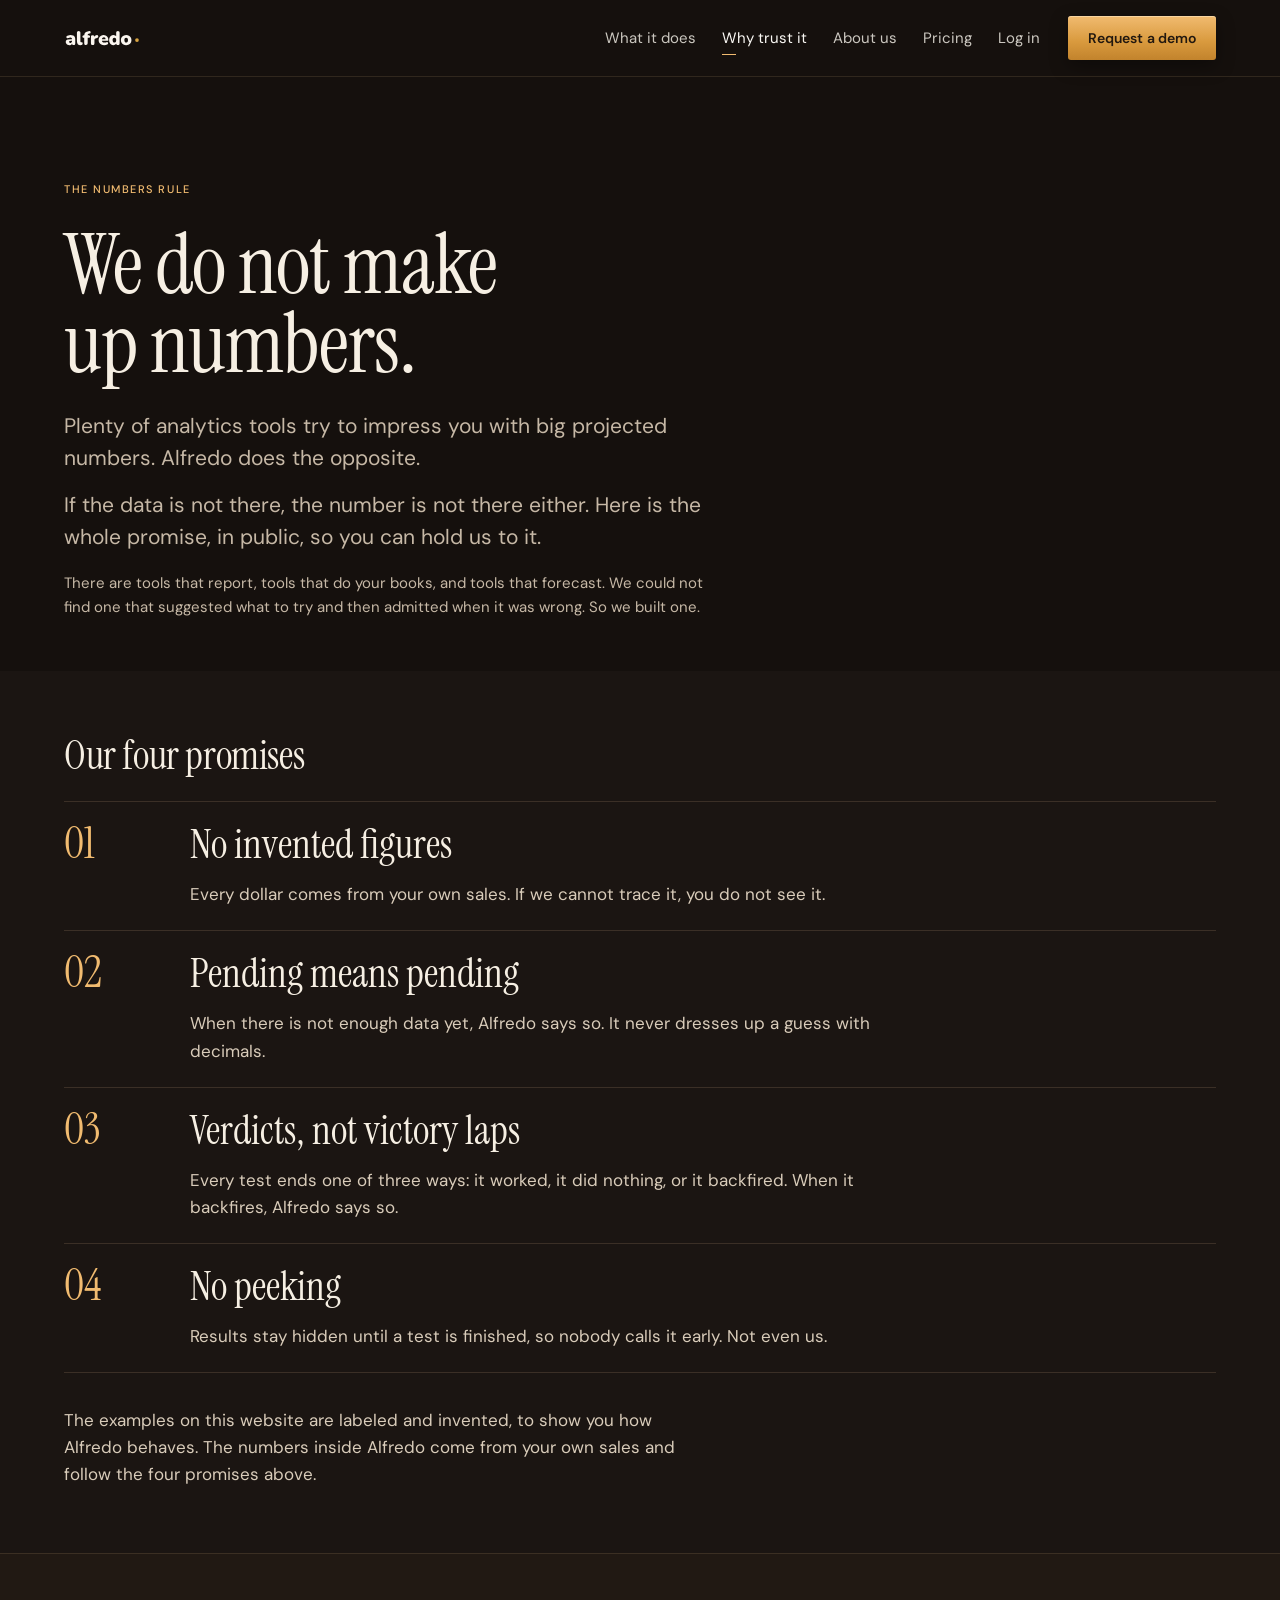
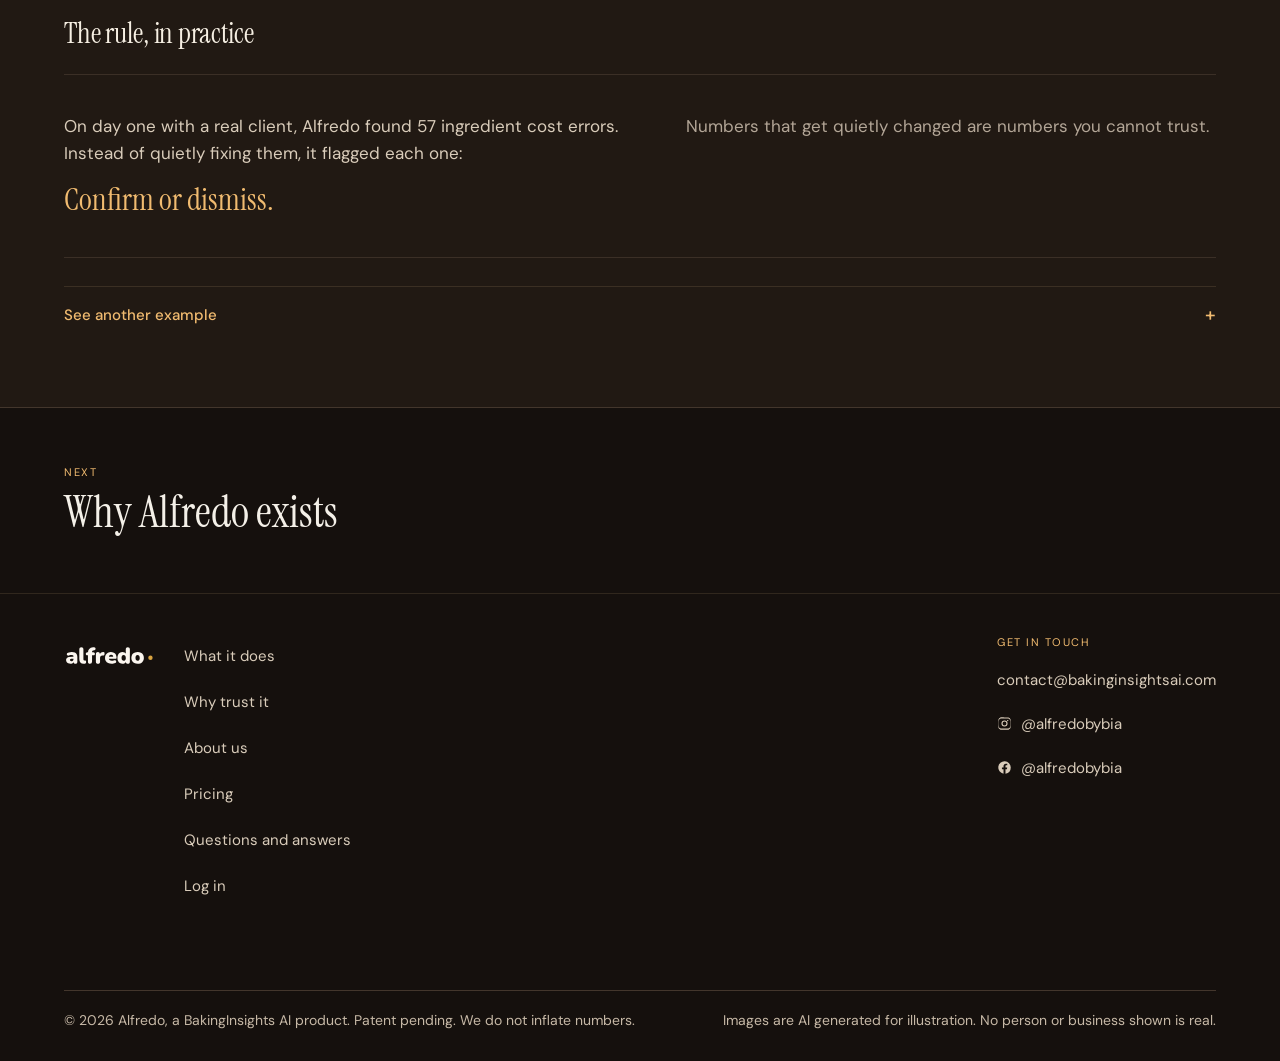
<file: honesty.html>
<!DOCTYPE html>
<html lang="en">
<head>
<meta charset="UTF-8">
<meta name="viewport" content="width=device-width, initial-scale=1, viewport-fit=cover">
<title>Why you can trust the numbers | Alfredo by BakingInsightsAI</title>
<meta name="description" content="Every figure comes from your own sales. When there is not enough data to call a test, Alfredo says so rather than guess. The promise, in public.">
<link rel="canonical" href="https://bakinginsightsai.com/honesty.html">
<meta property="og:site_name" content="Alfredo by BakingInsightsAI">
<meta property="og:type" content="website">
<meta property="og:title" content="Why you can trust the numbers | Alfredo by BakingInsightsAI">
<meta property="og:description" content="Every figure comes from your own sales. When there is not enough data to call a test, Alfredo says so rather than guess. The promise, in public.">
<meta property="og:url" content="https://bakinginsightsai.com/honesty.html">
<meta property="og:image" content="https://bakinginsightsai.com/assets/hero-restaurant-1280.jpg">
<meta name="twitter:card" content="summary_large_image">
<meta name="theme-color" content="#191715">
<link rel="icon" type="image/png" href="favicon.png">
<link rel="preload" href="fonts/instrumentserif-latin.woff2" as="font" type="font/woff2" crossorigin>
<link rel="preload" href="fonts/dmsans-latin.woff2" as="font" type="font/woff2" crossorigin>
<link rel="stylesheet" href="alfredo.css">
<link rel="stylesheet" href="glossy.css">
<script>document.documentElement.className += ' js';</script>
<script type="application/ld+json">{
  "@context": "https://schema.org",
  "@type": "Organization",
  "name": "Alfredo by BakingInsightsAI",
  "alternateName": "BakingInsightsAI",
  "description": "Alfredo by BakingInsightsAI is software for restaurants, bars, breweries, cafes and bakeries that reads your POS sales and turns them into a short weekly list of changes worth trying, then tells you honestly whether each one worked.",
  "url": "https://bakinginsightsai.com/",
  "logo": "https://bakinginsightsai.com/alfredo_logo_cream.svg",
  "email": "contact@bakinginsightsai.com",
  "contactPoint": [
    {
      "@type": "ContactPoint",
      "contactType": "sales",
      "email": "contact@bakinginsightsai.com",
      "availableLanguage": "English"
    }
  ],
  "sameAs": [
    "https://www.instagram.com/alfredobybia/",
    "https://www.facebook.com/alfredobybia"
  ]
}</script>
</head>
<body>
<a class="skip" href="#main">Skip to content</a>

<header class="nav">
  <div class="wrap nav-inner">
    <a class="wordmark" href="index.html">
      <img src="alfredo_logo_cream.svg" alt="Alfredo" width="3909" height="1484" decoding="async">
    </a>
    <nav class="nav-links" id="navLinks" aria-label="Main">
      <ul>
        <li><a href="product.html">What it does</a></li>
        <li><a href="honesty.html" aria-current="page">Why trust it</a></li>
        <li><a href="pilot.html">About us</a></li>
        <li><a href="pricing.html">Pricing</a></li>
        <li><a href="https://app.bakinginsightsai.com">Log in</a></li>
      </ul>
    </nav>
    <a class="btn" href="pilot.html#pilot">Request a demo</a>
    <button class="nav-toggle" id="navToggle" type="button" aria-expanded="false" aria-controls="navLinks">
      <span class="sr-only">Menu</span>
      <b aria-hidden="true"></b><b aria-hidden="true"></b><b aria-hidden="true"></b>
    </button>
  </div>
</header>

<main id="main" tabindex="-1">

<section class="pagehead darkest pagehead-short">
  <div class="wrap grid12 pagehead-grid">
    <div class="pagehead-copy">
      <p class="eyebrow">The numbers rule</p>
      <h1 class="display">We do not make up numbers.</h1>
      <p class="lead">Plenty of analytics tools try to impress you with big projected numbers. Alfredo does the opposite.</p>
      <p class="lead" style="margin-top:16px">If the data is not there, the number is not there either. Here is the whole promise, in public, so you can hold us to it.</p>
      <p class="pagehead-bridge">There are tools that report, tools that do your books, and tools that forecast. We could not find one that suggested what to try and then admitted when it was wrong. So we built one.</p>
    </div>
  </div>
</section>

<section class="section paper">
  <div class="wrap">
    <div class="proof-head reveal">
      <h2 class="h2">Our four promises</h2>
    </div>
    <ul class="manifesto">
      <li>
        <p class="m-n" aria-hidden="true">01</p>
        <div>
          <h3>No invented figures</h3>
          <p>Every dollar comes from your own sales. If we cannot trace it, you do not see it.</p>
        </div>
      </li>
      <li>
        <p class="m-n" aria-hidden="true">02</p>
        <div>
          <h3>Pending means pending</h3>
          <p>When there is not enough data yet, Alfredo says so. It never dresses up a guess with decimals.</p>
        </div>
      </li>
      <li>
        <p class="m-n" aria-hidden="true">03</p>
        <div>
          <h3>Verdicts, not victory laps</h3>
          <p>Every test ends one of three ways: it worked, it did nothing, or it backfired. When it backfires, Alfredo says so.</p>
        </div>
      </li>
      <li>
        <p class="m-n" aria-hidden="true">04</p>
        <div>
          <h3>No peeking</h3>
          <p>Results stay hidden until a test is finished, so nobody calls it early. Not even us.</p>
        </div>
      </li>
    </ul>
    <p class="body" style="margin-top:34px">The examples on this website are labeled and invented, to show you how Alfredo behaves. The numbers inside Alfredo come from your own sales and follow the four promises above.</p>
  </div>
</section>
<section class="section paper-light">
  <div class="wrap">
    <div class="proof-head reveal">
      <h2 class="h3">The rule, in practice</h2>
    </div>
    <div class="practice">
      <div>
        <div>
          <p>On day one with a real client, Alfredo found 57 ingredient cost errors. Instead of quietly fixing them, it flagged each one:</p>
          <p class="p-quote">Confirm or dismiss.</p>
        </div>
        <p class="p-close">Numbers that get quietly changed are numbers you cannot trust.</p>
      </div>
    </div>
    <details class="disclose">
      <summary>See another example</summary>
      <div class="practice">
        <div>
          <div>
            <p>Alfredo labeled its own pairing idea very low confidence and said to try it small.</p>
          </div>
          <p class="p-close">An assistant that admits when an idea is weak is one you can believe when it says an idea is strong.</p>
        </div>
      </div>
    </details>
  </div>
</section>

<section class="next">
  <div class="wrap">
    <a class="nextlink" href="pilot.html">
      <span>Next</span>
      <b>Why Alfredo exists</b>
    </a>
  </div>
</section>
</main>

<footer class="footer">
  <div class="wrap">
    <div class="footer-top">
      <div>
        <a class="wordmark" href="index.html">
          <img src="alfredo_logo_cream.svg" alt="Alfredo" width="3909" height="1484" decoding="async">
        </a>
      </div>
      <nav aria-label="Footer">
        <ul>
          <li><a href="product.html">What it does</a></li>
          <li><a href="honesty.html">Why trust it</a></li>
          <li><a href="pilot.html">About us</a></li>
          <li><a href="pricing.html">Pricing</a></li>
          <li><a href="faq.html">Questions and answers</a></li>
          <li><a href="https://app.bakinginsightsai.com">Log in</a></li>
        </ul>
      </nav>
      <div class="contact">
        <p class="contact-h">Get in touch</p>
        <a href="mailto:contact@bakinginsightsai.com">contact@bakinginsightsai.com</a>
        <a class="social" href="https://www.instagram.com/alfredobybia/" target="_blank" rel="noopener" aria-label="Alfredo on Instagram">
          <svg viewBox="0 0 24 24" aria-hidden="true" focusable="false"><path d="M12 2.2c3.2 0 3.6 0 4.9.07 1.2.05 1.8.25 2.2.42.6.22 1 .48 1.4.9.4.4.68.8.9 1.4.17.4.37 1 .42 2.2.06 1.3.07 1.7.07 4.9s0 3.6-.07 4.9c-.05 1.2-.25 1.8-.42 2.2-.22.6-.5 1-.9 1.4-.4.4-.8.68-1.4.9-.4.17-1 .37-2.2.42-1.3.06-1.7.07-4.9.07s-3.6 0-4.9-.07c-1.2-.05-1.8-.25-2.2-.42-.6-.22-1-.5-1.4-.9-.4-.4-.68-.8-.9-1.4-.17-.4-.37-1-.42-2.2C2.2 15.6 2.2 15.2 2.2 12s0-3.6.07-4.9c.05-1.2.25-1.8.42-2.2.22-.6.5-1 .9-1.4.4-.4.8-.68 1.4-.9.4-.17 1-.37 2.2-.42C8.4 2.2 8.8 2.2 12 2.2Zm0 1.8c-3.1 0-3.5 0-4.7.07-1.1.05-1.7.24-2.1.4-.5.2-.9.44-1.3.84-.4.4-.64.8-.84 1.3-.16.4-.35 1-.4 2.1C2.6 9.9 2.6 10.3 2.6 12s0 2.1.06 3.3c.05 1.1.24 1.7.4 2.1.2.5.44.9.84 1.3.4.4.8.64 1.3.84.4.16 1 .35 2.1.4 1.2.06 1.6.07 4.7.07s3.5 0 4.7-.07c1.1-.05 1.7-.24 2.1-.4.5-.2.9-.44 1.3-.84.4-.4.64-.8.84-1.3.16-.4.35-1 .4-2.1.06-1.2.07-1.6.07-3.3s0-2.1-.07-3.3c-.05-1.1-.24-1.7-.4-2.1-.2-.5-.44-.9-.84-1.3-.4-.4-.8-.64-1.3-.84-.4-.16-1-.35-2.1-.4C15.5 4 15.1 4 12 4Zm0 3.1a4.9 4.9 0 1 1 0 9.8 4.9 4.9 0 0 1 0-9.8Zm0 1.8a3.1 3.1 0 1 0 0 6.2 3.1 3.1 0 0 0 0-6.2Zm5.1-.4a1.15 1.15 0 1 1 0-2.3 1.15 1.15 0 0 1 0 2.3Z"/></svg>
          @alfredobybia
        </a>
        <a class="social" href="https://www.facebook.com/alfredobybia" target="_blank" rel="noopener" aria-label="Alfredo on Facebook">
          <svg viewBox="0 0 24 24" aria-hidden="true" focusable="false"><path d="M22 12a10 10 0 1 0-11.56 9.88v-6.99H7.9V12h2.54V9.8c0-2.5 1.49-3.89 3.77-3.89 1.1 0 2.24.2 2.24.2v2.46h-1.26c-1.24 0-1.63.77-1.63 1.56V12h2.78l-.45 2.89h-2.33v6.99A10 10 0 0 0 22 12Z"/></svg>
          @alfredobybia
        </a>
      </div>
    </div>
    <div class="footer-foot">
      <p>© 2026 Alfredo, a BakingInsights AI product. Patent pending. We do not inflate numbers.</p>
      <p class="disclosure">Images are AI generated for illustration. No person or business shown is real.</p>
    </div>
  </div>
</footer>

<script src="alfredo.js" defer></script>
<script defer src="https://static.cloudflareinsights.com/beacon.min.js" data-cf-beacon='{"token": "ffcafa6e6d0c4d6cb2c519c7fc777fa6"}'></script>
</body>
</html>
</file>
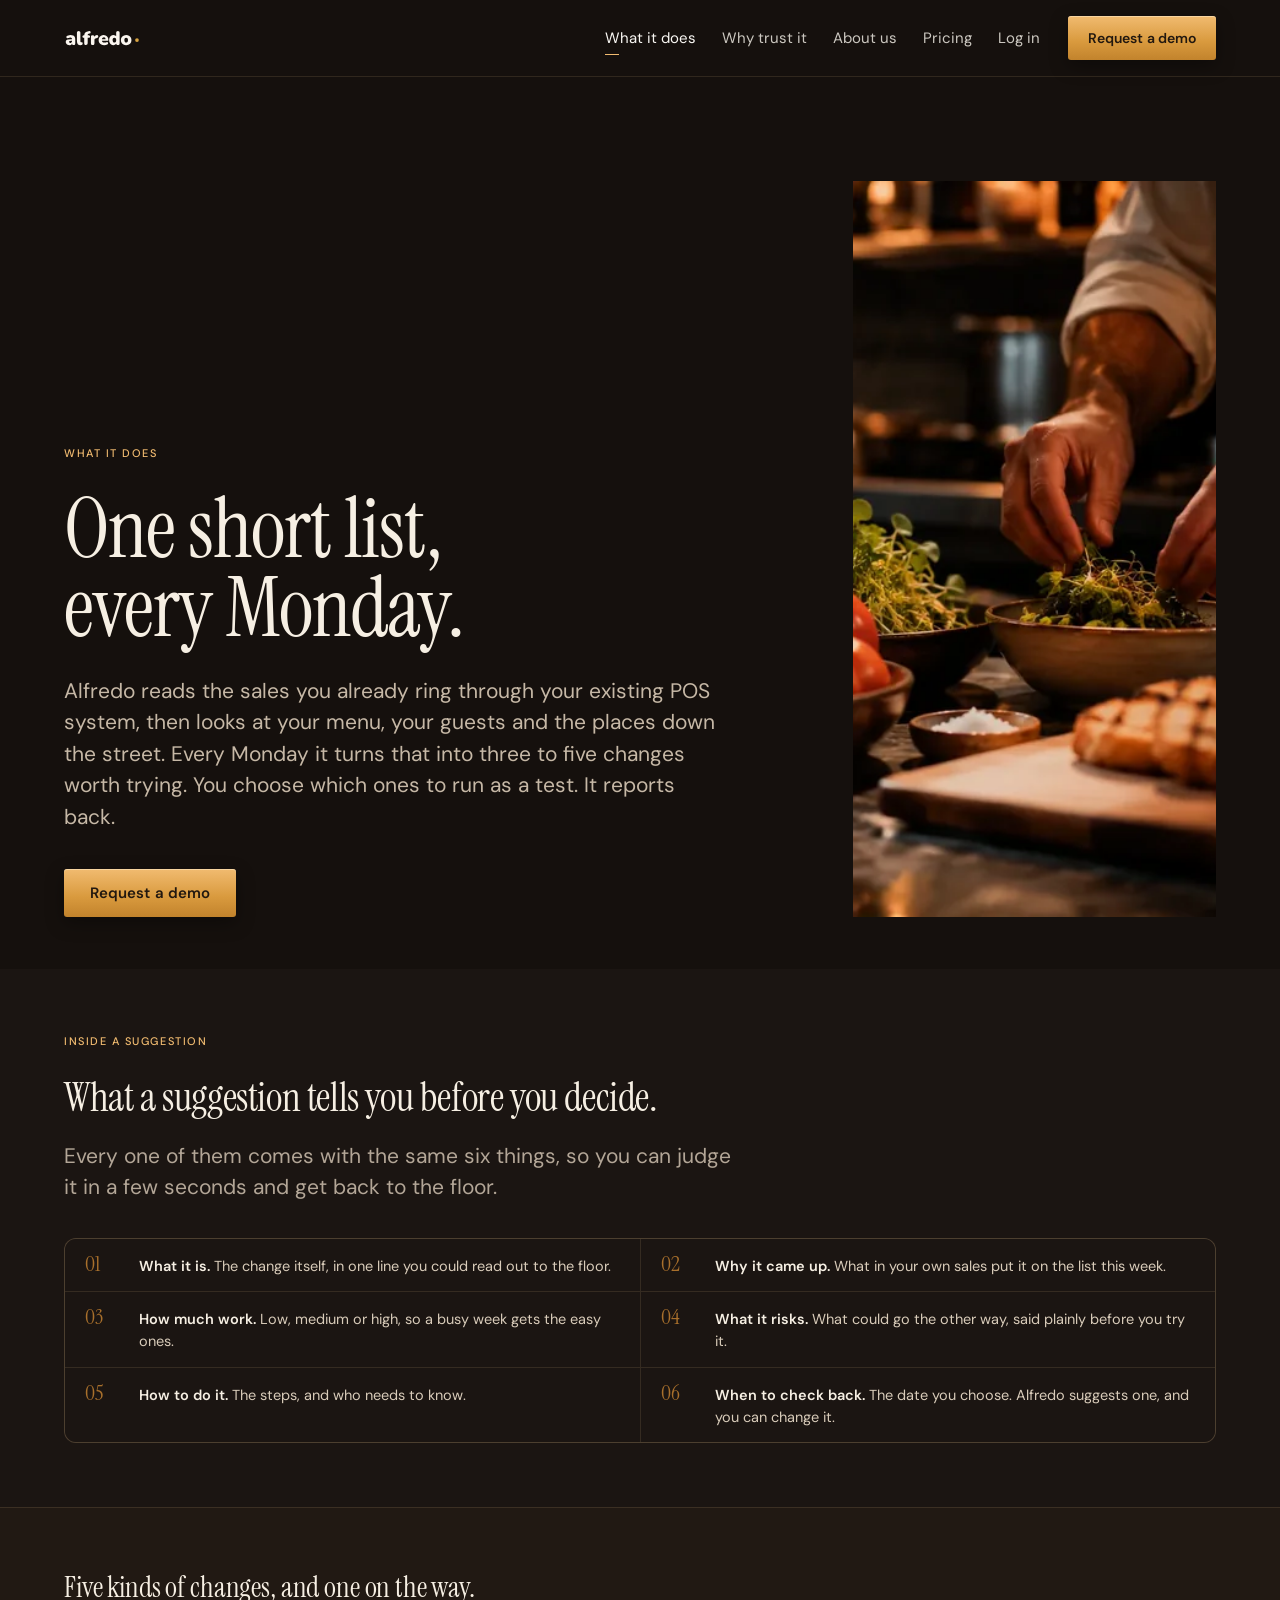
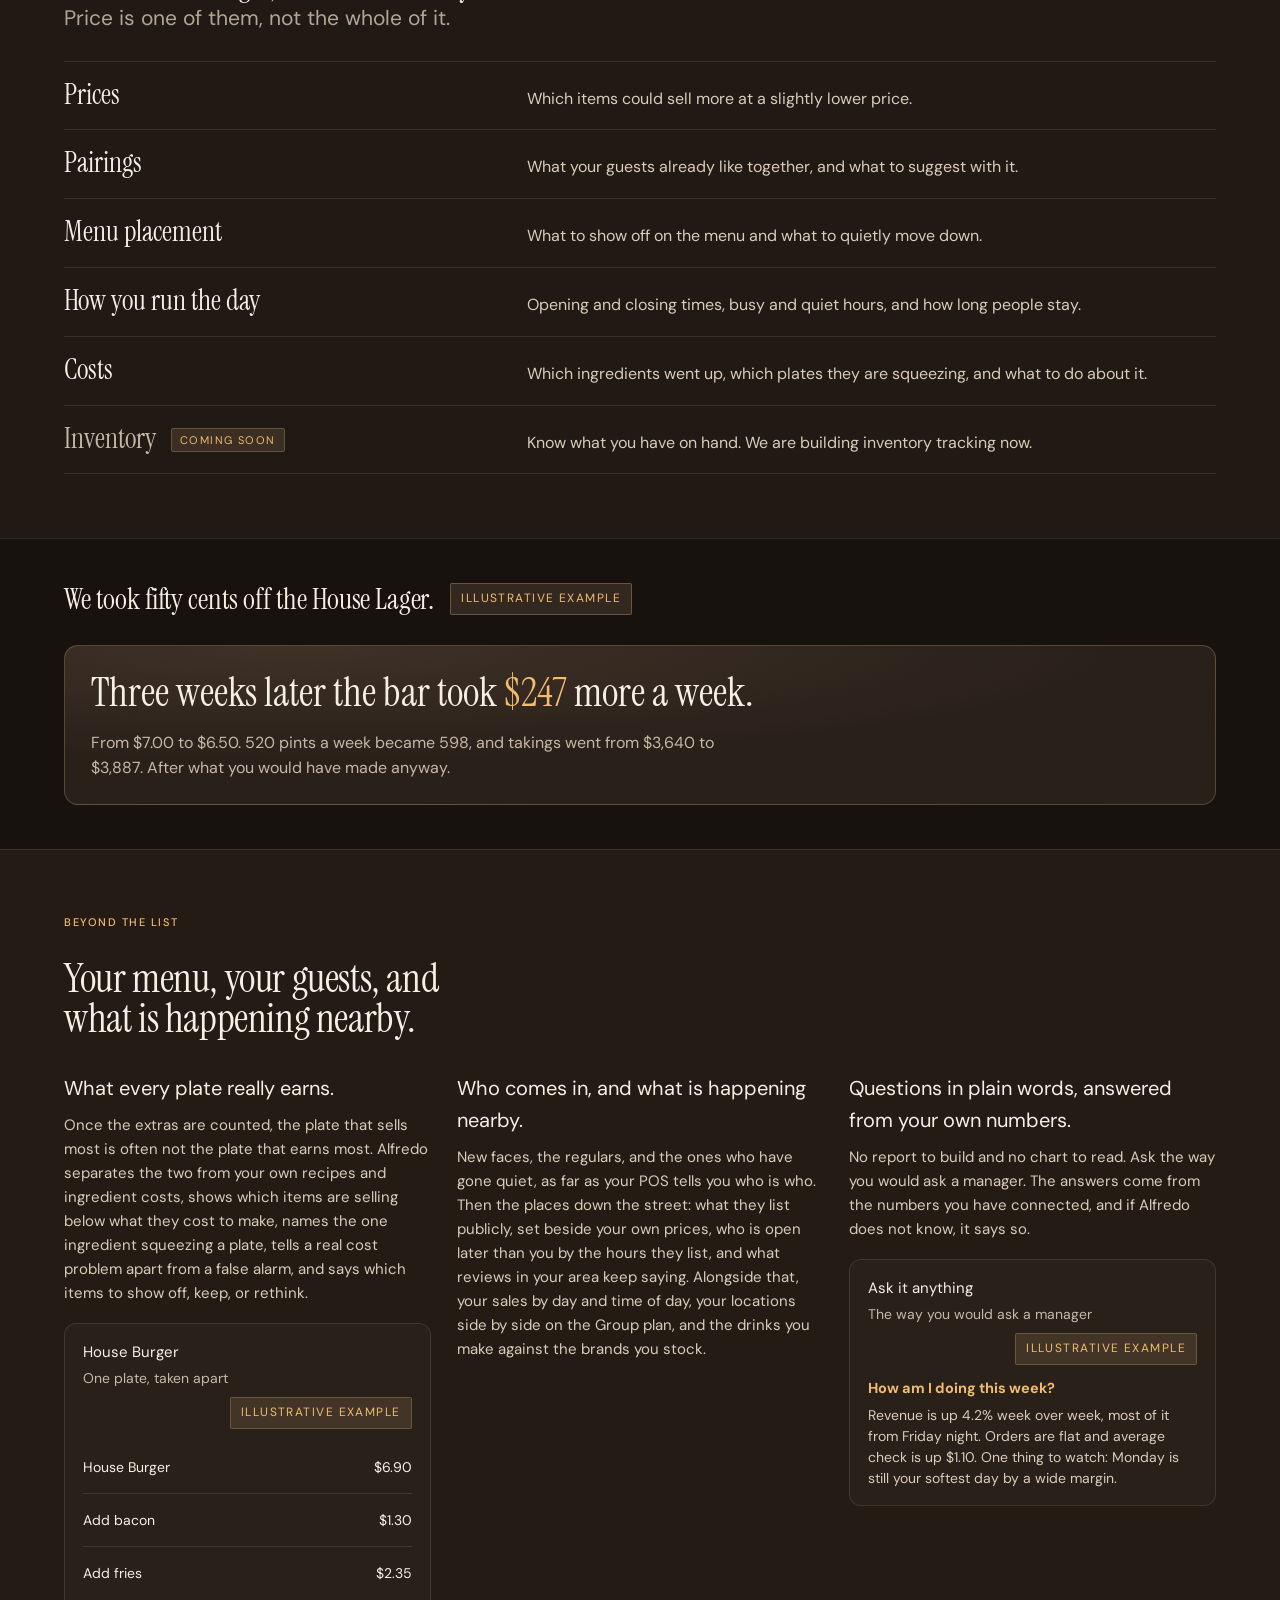
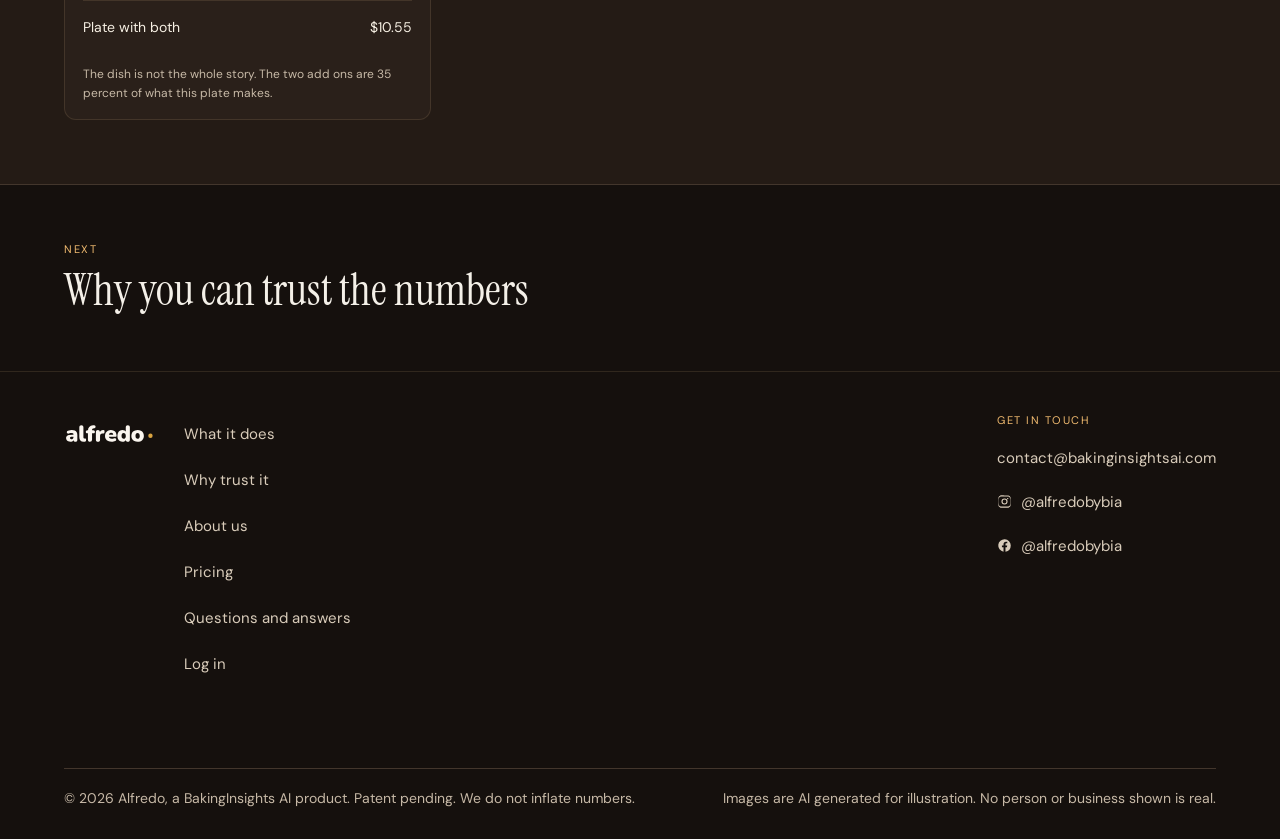
<file: intel.html>
<!DOCTYPE html><html lang="en"><head><meta charset="UTF-8"><title>alfredo</title>
<meta http-equiv="refresh" content="0;url=product.html#intel">
<script>window.location.replace("product.html#intel");</script>
<link rel="canonical" href="https://bakinginsightsai.com/product.html">
</head><body><p><a href="product.html#intel">Continuing to the product page…</a></p></body></html>
</file>
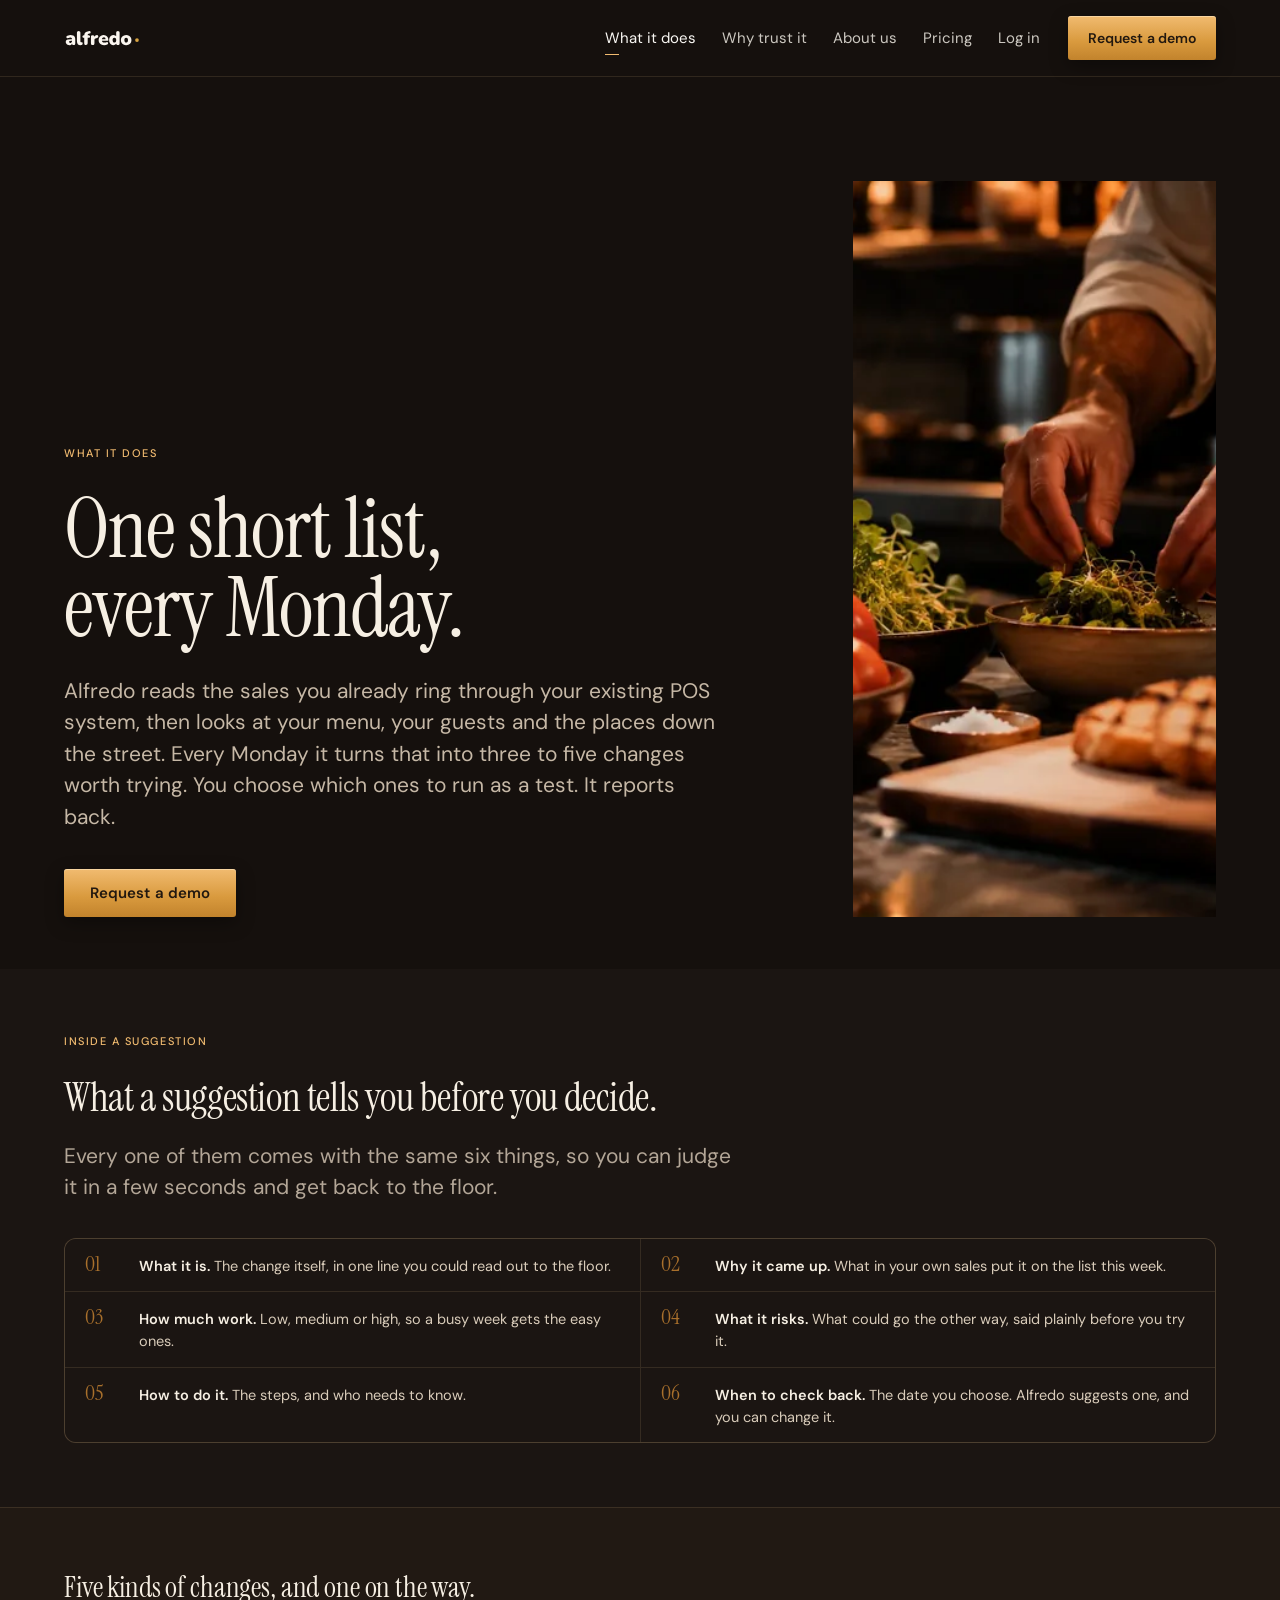
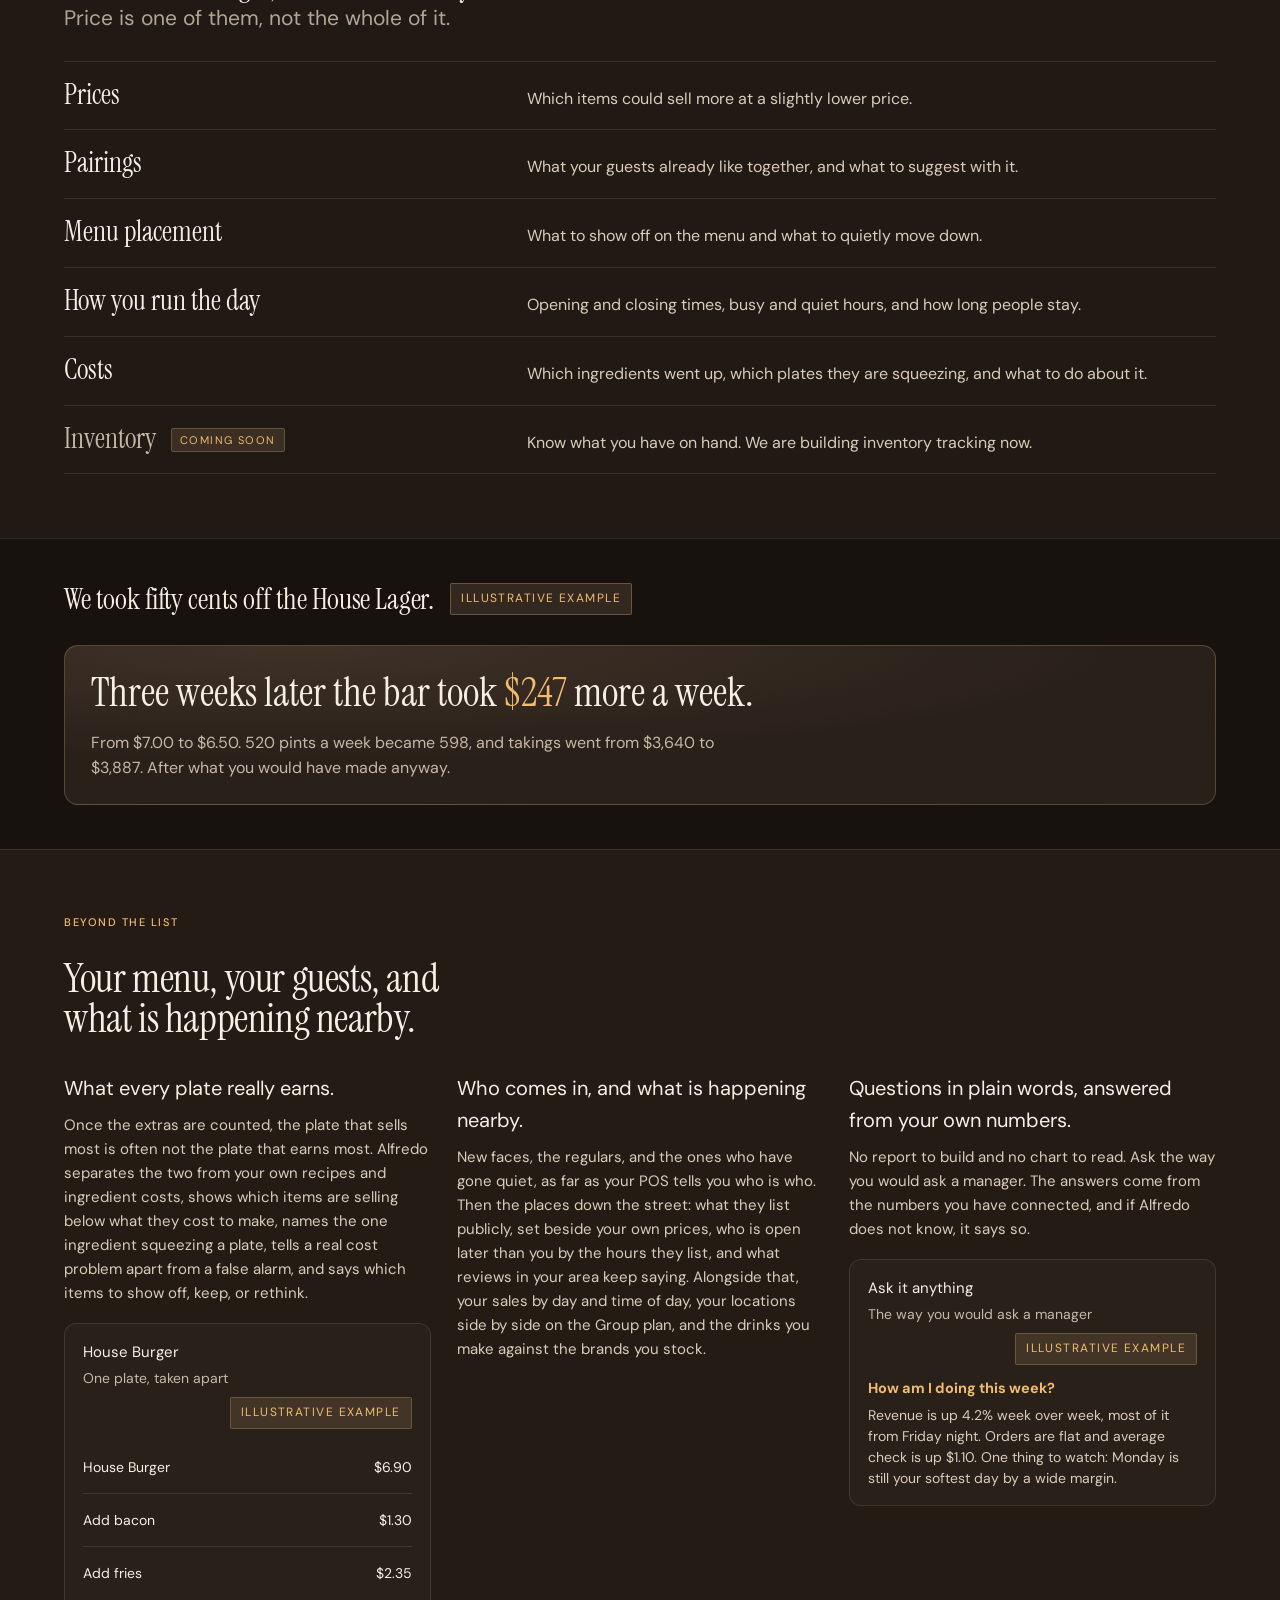
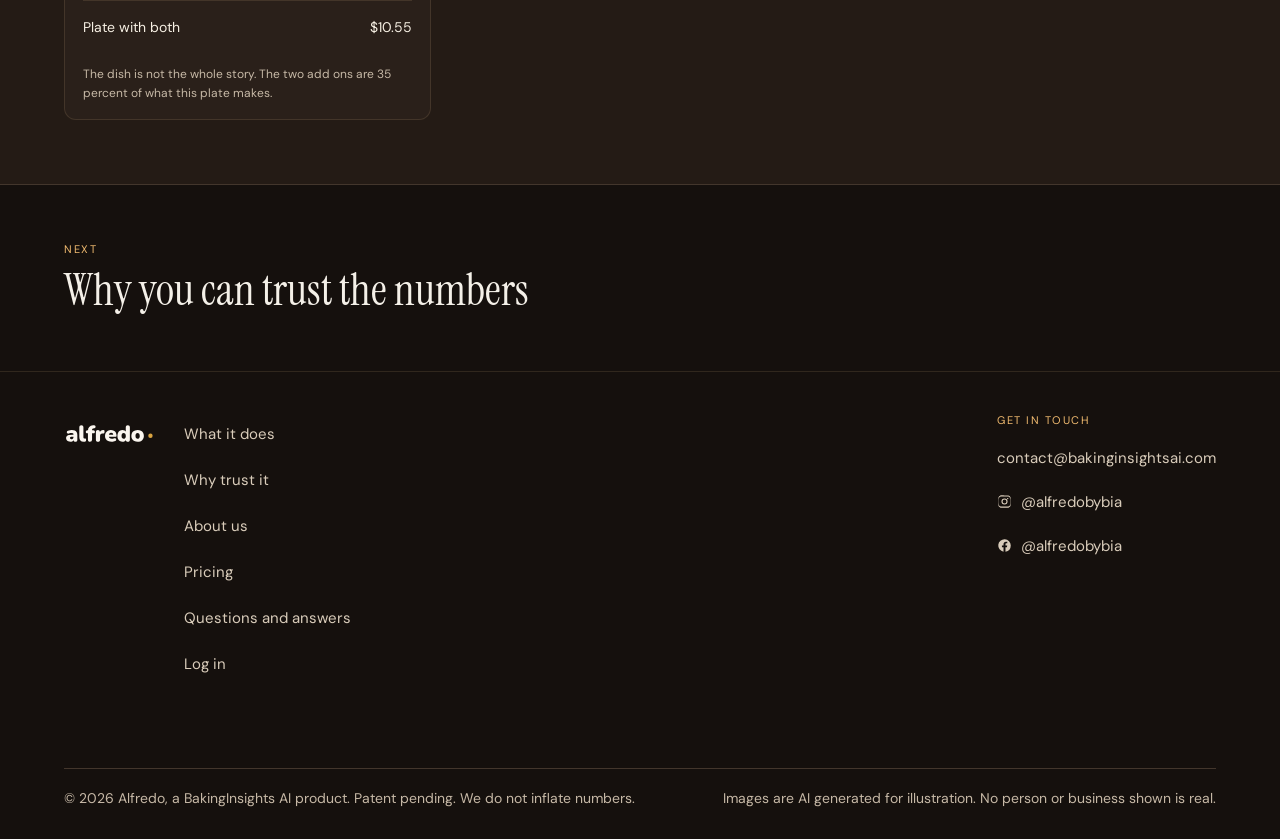
<file: menu.html>
<!DOCTYPE html><html lang="en"><head><meta charset="UTF-8"><title>alfredo</title>
<meta http-equiv="refresh" content="0;url=product.html#menu">
<script>window.location.replace("product.html#menu");</script>
<link rel="canonical" href="https://bakinginsightsai.com/product.html">
</head><body><p><a href="product.html#menu">Continuing to the product page…</a></p></body></html>
</file>
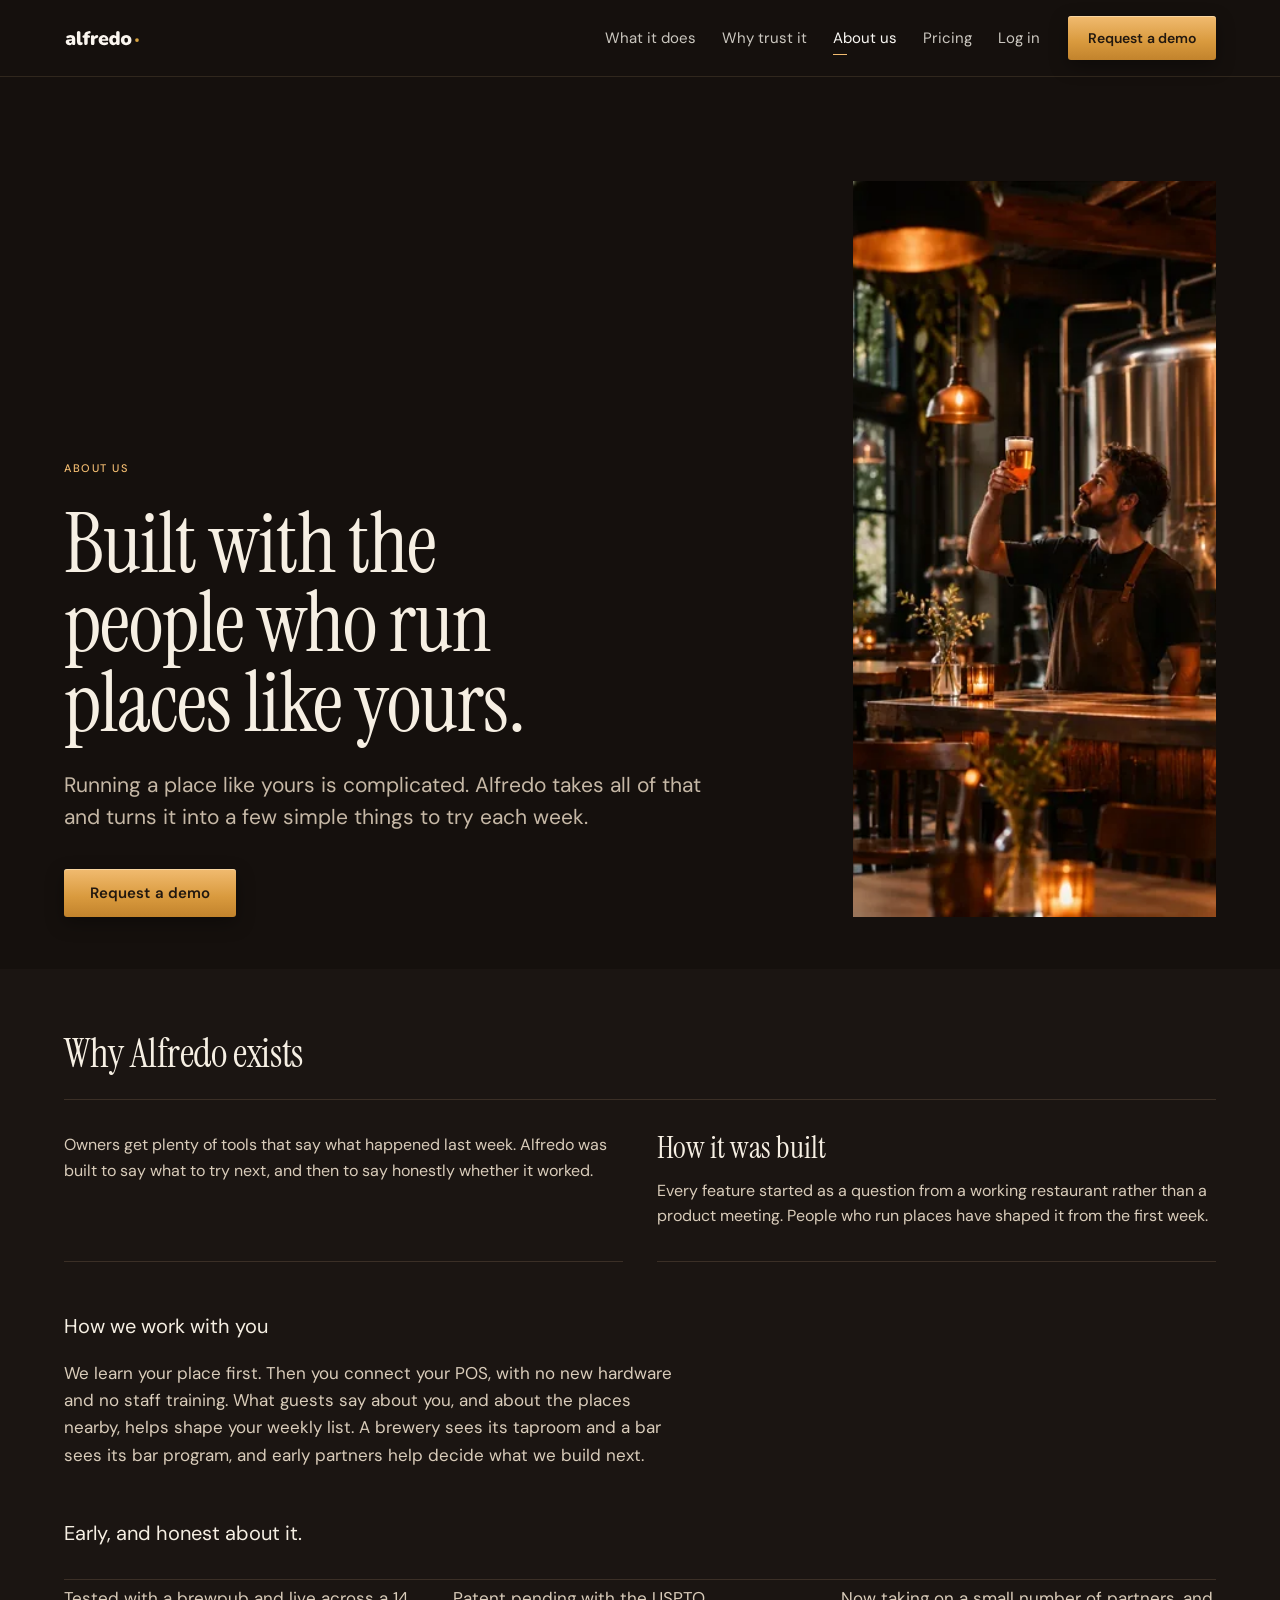
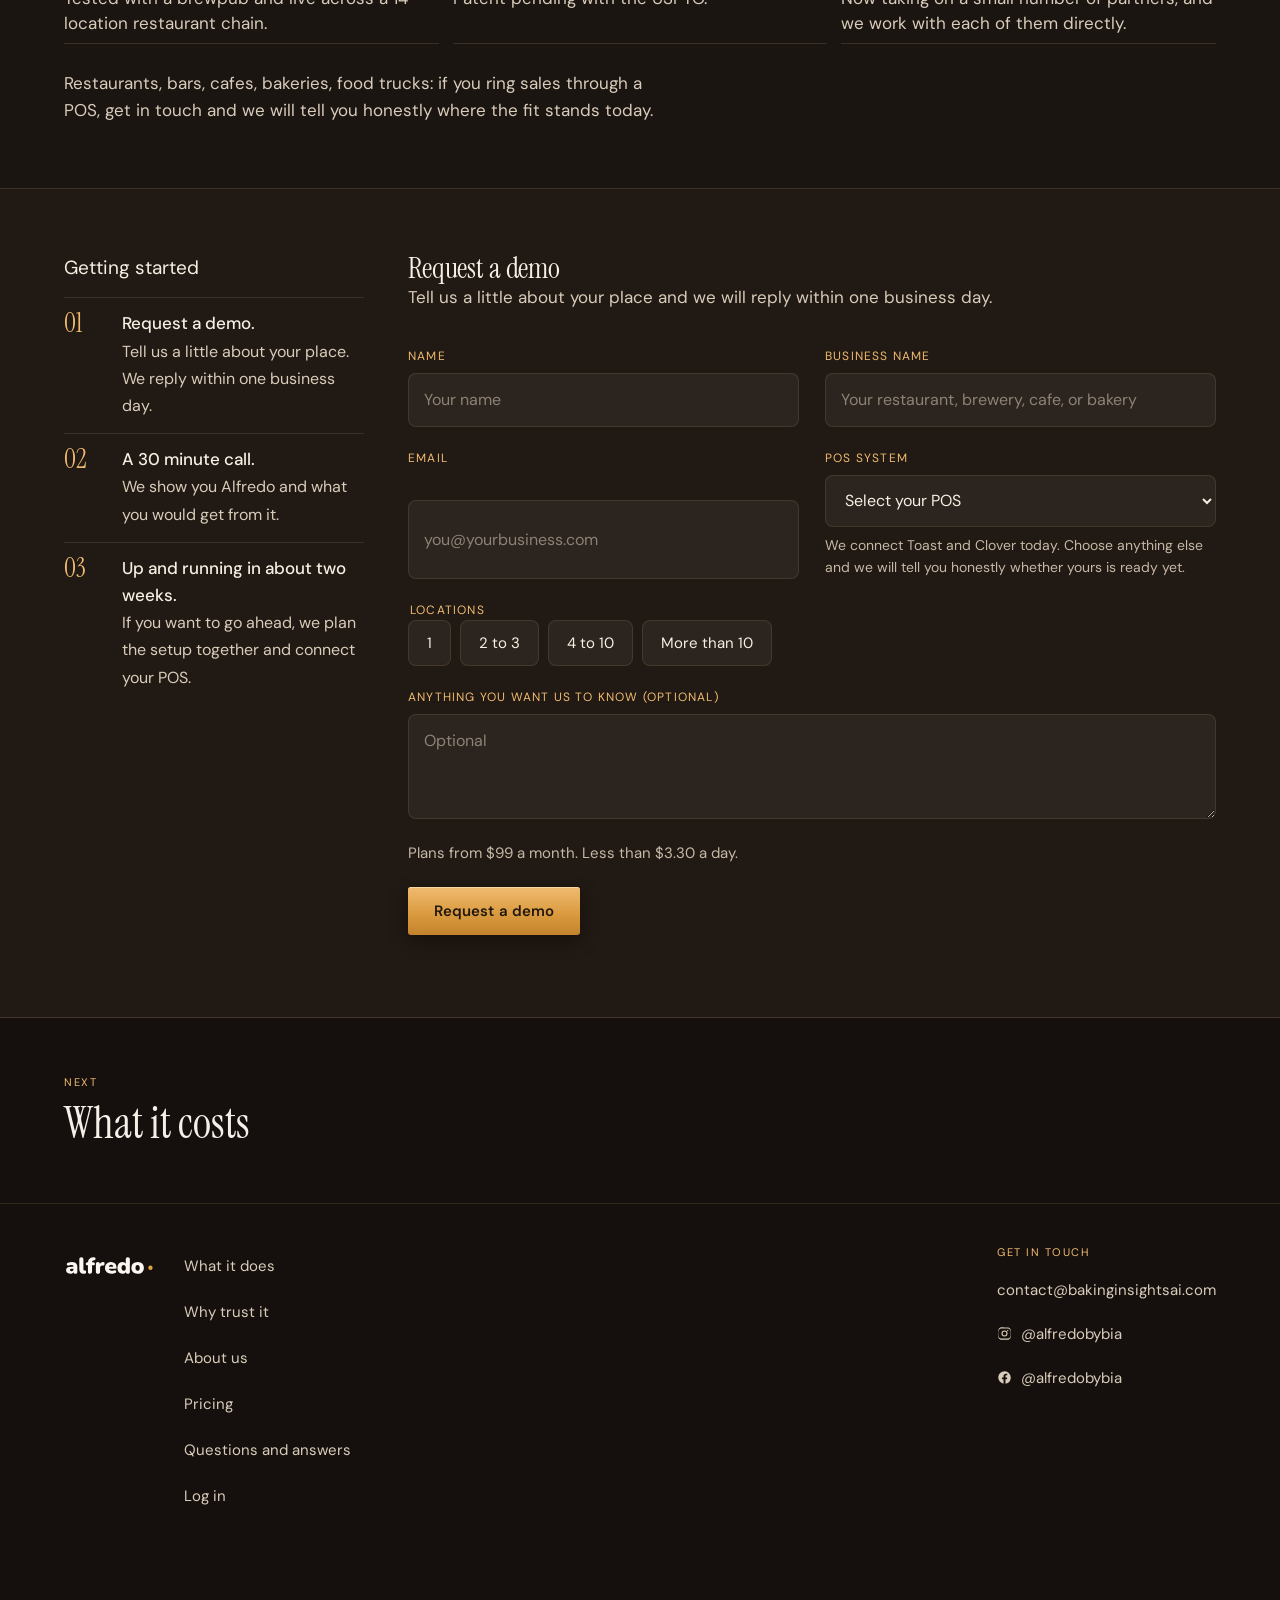
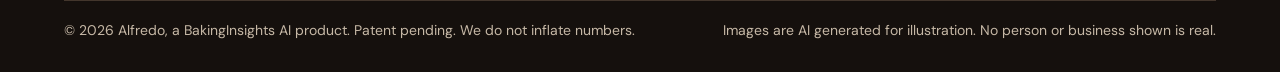
<file: pilot.html>
<!DOCTYPE html>
<html lang="en">
<head>
<meta charset="UTF-8">
<meta name="viewport" content="width=device-width, initial-scale=1, viewport-fit=cover">
<title>About us | Alfredo by BakingInsightsAI</title>
<meta name="description" content="Why Alfredo exists, who it is built with, and where it is today. Tested with a brewpub, and live across a 14 location restaurant chain.">
<link rel="canonical" href="https://bakinginsightsai.com/pilot.html">
<meta property="og:site_name" content="Alfredo by BakingInsightsAI">
<meta property="og:type" content="website">
<meta property="og:title" content="About us | Alfredo by BakingInsightsAI">
<meta property="og:description" content="Why Alfredo exists, who it is built with, and where it is today. Tested with a brewpub, and live across a 14 location restaurant chain.">
<meta property="og:url" content="https://bakinginsightsai.com/pilot.html">
<meta property="og:image" content="https://bakinginsightsai.com/assets/hero-restaurant-1280.jpg">
<meta name="twitter:card" content="summary_large_image">
<meta name="theme-color" content="#191715">
<link rel="icon" type="image/png" href="favicon.png">
<link rel="preload" href="fonts/instrumentserif-latin.woff2" as="font" type="font/woff2" crossorigin>
<link rel="preload" href="fonts/dmsans-latin.woff2" as="font" type="font/woff2" crossorigin>
<link rel="preload" as="image" href="assets/brewery-960.webp" type="image/webp"
      imagesrcset="assets/brewery-480.webp 480w, assets/brewery-640.webp 640w, assets/brewery-960.webp 960w"
      imagesizes="(max-width: 900px) 100vw, 32vw" fetchpriority="high">

<link rel="stylesheet" href="alfredo.css">
<link rel="stylesheet" href="glossy.css">
<script>document.documentElement.className += ' js';</script>
<script type="application/ld+json">{
  "@context": "https://schema.org",
  "@type": "Organization",
  "name": "Alfredo by BakingInsightsAI",
  "alternateName": "BakingInsightsAI",
  "description": "Alfredo by BakingInsightsAI is software for restaurants, bars, breweries, cafes and bakeries that reads your POS sales and turns them into a short weekly list of changes worth trying, then tells you honestly whether each one worked.",
  "url": "https://bakinginsightsai.com/",
  "logo": "https://bakinginsightsai.com/alfredo_logo_cream.svg",
  "email": "contact@bakinginsightsai.com",
  "contactPoint": [
    {
      "@type": "ContactPoint",
      "contactType": "sales",
      "email": "contact@bakinginsightsai.com",
      "availableLanguage": "English"
    }
  ],
  "sameAs": [
    "https://www.instagram.com/alfredobybia/",
    "https://www.facebook.com/alfredobybia"
  ]
}</script>
</head>
<body>
<a class="skip" href="#main">Skip to content</a>

<header class="nav">
  <div class="wrap nav-inner">
    <a class="wordmark" href="index.html">
      <img src="alfredo_logo_cream.svg" alt="Alfredo" width="3909" height="1484" decoding="async">
    </a>
    <nav class="nav-links" id="navLinks" aria-label="Main">
      <ul>
        <li><a href="product.html">What it does</a></li>
        <li><a href="honesty.html">Why trust it</a></li>
        <li><a href="pilot.html" aria-current="page">About us</a></li>
        <li><a href="pricing.html">Pricing</a></li>
        <li><a href="https://app.bakinginsightsai.com">Log in</a></li>
      </ul>
    </nav>
    <a class="btn" href="pilot.html#pilot">Request a demo</a>
    <button class="nav-toggle" id="navToggle" type="button" aria-expanded="false" aria-controls="navLinks">
      <span class="sr-only">Menu</span>
      <b aria-hidden="true"></b><b aria-hidden="true"></b><b aria-hidden="true"></b>
    </button>
  </div>
</header>

<main id="main" tabindex="-1">

<section class="pagehead darkest pagehead-short">
  <div class="wrap grid12 pagehead-grid">
    <div class="pagehead-copy">
      <p class="eyebrow">About us</p>
      <h1 class="display">Built with the people who run places like yours.</h1>
      <p class="lead">Running a place like yours is complicated. Alfredo takes all of that and turns it into a few simple things to try each week.</p>
      <div class="actions">
        <a class="btn" href="#pilot">Request a demo</a>
      </div>
    </div>
    <figure class="pagehead-fig">
      <picture>
        <source type="image/webp" sizes="(max-width: 900px) 100vw, 32vw"
                srcset="assets/brewery-480.webp 480w, assets/brewery-640.webp 640w, assets/brewery-960.webp 960w">
        <img src="assets/brewery-640.jpg" alt="A brewer holding a glass of beer up to the light beside the tanks."
             width="640" height="736" fetchpriority="high" decoding="async">
      </picture>
    </figure>
  </div>
</section>
<section class="section paper">
  <div class="wrap">
    <div class="proof-head reveal">
      <h2 class="h2">Why Alfredo exists</h2>
    </div>
    <div class="pairs">
      <div><p>Owners get plenty of tools that say what happened last week. Alfredo was built to say what to try next, and then to say honestly whether it worked.</p></div>
      <div><h3>How it was built</h3><p>Every feature started as a question from a working restaurant rather than a product meeting. People who run places have shaped it from the first week.</p></div>
    </div>

    <h3 class="h4 sub-head">How we work with you</h3>
    <p class="body">We learn your place first. Then you connect your POS, with no new hardware and no staff training. What guests say about you, and about the places nearby, helps shape your weekly list. A brewery sees its taproom and a bar sees its bar program, and early partners help decide what we build next.</p>

    <h3 class="h4 sub-head">Early, and honest about it.</h3>
    <ul class="marks marks-row">
      <li>Tested with a brewpub and live across a 14 location restaurant chain.</li>
      <li>Patent pending with the USPTO.</li>
      <li>Now taking on a small number of partners, and we work with each of them directly.</li>
    </ul>

    <p class="body who-for">Restaurants, bars, cafes, bakeries, food trucks: if you ring sales through a POS, get in touch and we will tell you honestly where the fit stands today.</p>
  </div>
</section>
<section class="section paper-light" id="pilot">
  <div class="wrap form-layout">
    <aside class="form-aside">
      <h2 class="h4">Getting started</h2>
      <ol class="steps">
        <li><div><b>Request a demo.</b> <span>Tell us a little about your place. We reply within one business day.</span></div></li>
        <li><div><b>A 30 minute call.</b> <span>We show you Alfredo and what you would get from it.</span></div></li>
        <li><div><b>Up and running in about two weeks.</b> <span>If you want to go ahead, we plan the setup together and connect your POS.</span></div></li>
      </ol>
    </aside>

    <div class="formwrap">
      <div class="proof-head reveal" style="margin-bottom:0">
        <h2 class="h3">Request a demo</h2>
        <p class="body">Tell us a little about your place and we will reply within one business day.</p>
      </div>
      <form class="demo-form" action="https://api.web3forms.com/submit" method="POST" id="demoForm" novalidate>
        <input type="hidden" name="access_key" value="6ce52bfe-d286-44ff-992c-bb7565c31fb6">
        <input type="hidden" name="subject" value="Demo request from bakinginsightsai.com">
        <input type="hidden" name="from_name" value="Alfredo website">
        <input type="checkbox" name="botcheck" style="display:none" tabindex="-1" autocomplete="off">

        <p class="field">
          <label for="f-name">Name</label>
          <input id="f-name" type="text" name="name" required autocomplete="name"
                 placeholder="Your name" aria-describedby="nameError">
          <span class="field-error" id="nameError" hidden
                data-missing="Please tell us your name." data-invalid="Please tell us your name."></span>
        </p>
        <p class="field">
          <label for="f-business">Business name</label>
          <input id="f-business" type="text" name="business" required autocomplete="organization"
                 placeholder="Your restaurant, brewery, cafe, or bakery" aria-describedby="businessError">
          <span class="field-error" id="businessError" hidden
                data-missing="Please tell us the name of your place." data-invalid="Please tell us the name of your place."></span>
        </p>
        <p class="field">
          <label for="f-email">Email</label>
          <input id="f-email" type="email" name="email" required autocomplete="email" spellcheck="false"
                 placeholder="you@yourbusiness.com" aria-describedby="emailError">
          <span class="field-error" id="emailError" hidden
                data-missing="Please add an email so we can reply." data-invalid="That email does not look right. Please check it."></span>
        </p>
        <p class="field">
          <label for="f-pos">POS system</label>
          <select id="f-pos" name="pos" required aria-describedby="posError">
            <option value="" disabled selected>Select your POS</option>
            <option>Toast</option>
            <option>Clover</option>
            <option>Square</option>
            <option>Other</option>
          </select>
          <span class="field-error" id="posError" hidden
                data-missing="Please pick the system you run." data-invalid="Please pick the system you run."></span>
          <span class="field-hint">We connect Toast and Clover today. Choose anything else and we will tell you honestly whether yours is ready yet.</span>
        </p>
        <fieldset class="field field-full pillset" aria-describedby="locationsError">
          <legend>Locations</legend>
          <div class="pills">
            <label><input type="radio" name="locations" value="1" required><span>1</span></label>
            <label><input type="radio" name="locations" value="2 to 3"><span>2 to 3</span></label>
            <label><input type="radio" name="locations" value="4 to 10"><span>4 to 10</span></label>
            <label><input type="radio" name="locations" value="More than 10"><span>More than 10</span></label>
          </div>
          <span class="field-error" id="locationsError" hidden
                data-missing="Please choose how many locations you run." data-invalid="Please choose how many locations you run."></span>
        </fieldset>
        <p class="field field-full">
          <label for="f-message">Anything you want us to know (optional)</label>
          <textarea id="f-message" name="message" rows="3" placeholder="Optional"></textarea>
        </p>

        <p class="form-reassure">Plans from $99 a month. Less than $3.30 a day.</p>
        <button type="submit" class="btn">Request a demo</button>
      </form>
      <p id="formStatus" class="form-status" role="status" aria-live="polite"></p>
    </div>
  </div>
</section>

<section class="next">
  <div class="wrap">
    <a class="nextlink" href="pricing.html">
      <span>Next</span>
      <b>What it costs</b>
    </a>
  </div>
</section>
</main>

<footer class="footer">
  <div class="wrap">
    <div class="footer-top">
      <div>
        <a class="wordmark" href="index.html">
          <img src="alfredo_logo_cream.svg" alt="Alfredo" width="3909" height="1484" decoding="async">
        </a>
      </div>
      <nav aria-label="Footer">
        <ul>
          <li><a href="product.html">What it does</a></li>
          <li><a href="honesty.html">Why trust it</a></li>
          <li><a href="pilot.html">About us</a></li>
          <li><a href="pricing.html">Pricing</a></li>
          <li><a href="faq.html">Questions and answers</a></li>
          <li><a href="https://app.bakinginsightsai.com">Log in</a></li>
        </ul>
      </nav>
      <div class="contact">
        <p class="contact-h">Get in touch</p>
        <a href="mailto:contact@bakinginsightsai.com">contact@bakinginsightsai.com</a>
        <a class="social" href="https://www.instagram.com/alfredobybia/" target="_blank" rel="noopener" aria-label="Alfredo on Instagram">
          <svg viewBox="0 0 24 24" aria-hidden="true" focusable="false"><path d="M12 2.2c3.2 0 3.6 0 4.9.07 1.2.05 1.8.25 2.2.42.6.22 1 .48 1.4.9.4.4.68.8.9 1.4.17.4.37 1 .42 2.2.06 1.3.07 1.7.07 4.9s0 3.6-.07 4.9c-.05 1.2-.25 1.8-.42 2.2-.22.6-.5 1-.9 1.4-.4.4-.8.68-1.4.9-.4.17-1 .37-2.2.42-1.3.06-1.7.07-4.9.07s-3.6 0-4.9-.07c-1.2-.05-1.8-.25-2.2-.42-.6-.22-1-.5-1.4-.9-.4-.4-.68-.8-.9-1.4-.17-.4-.37-1-.42-2.2C2.2 15.6 2.2 15.2 2.2 12s0-3.6.07-4.9c.05-1.2.25-1.8.42-2.2.22-.6.5-1 .9-1.4.4-.4.8-.68 1.4-.9.4-.17 1-.37 2.2-.42C8.4 2.2 8.8 2.2 12 2.2Zm0 1.8c-3.1 0-3.5 0-4.7.07-1.1.05-1.7.24-2.1.4-.5.2-.9.44-1.3.84-.4.4-.64.8-.84 1.3-.16.4-.35 1-.4 2.1C2.6 9.9 2.6 10.3 2.6 12s0 2.1.06 3.3c.05 1.1.24 1.7.4 2.1.2.5.44.9.84 1.3.4.4.8.64 1.3.84.4.16 1 .35 2.1.4 1.2.06 1.6.07 4.7.07s3.5 0 4.7-.07c1.1-.05 1.7-.24 2.1-.4.5-.2.9-.44 1.3-.84.4-.4.64-.8.84-1.3.16-.4.35-1 .4-2.1.06-1.2.07-1.6.07-3.3s0-2.1-.07-3.3c-.05-1.1-.24-1.7-.4-2.1-.2-.5-.44-.9-.84-1.3-.4-.4-.8-.64-1.3-.84-.4-.16-1-.35-2.1-.4C15.5 4 15.1 4 12 4Zm0 3.1a4.9 4.9 0 1 1 0 9.8 4.9 4.9 0 0 1 0-9.8Zm0 1.8a3.1 3.1 0 1 0 0 6.2 3.1 3.1 0 0 0 0-6.2Zm5.1-.4a1.15 1.15 0 1 1 0-2.3 1.15 1.15 0 0 1 0 2.3Z"/></svg>
          @alfredobybia
        </a>
        <a class="social" href="https://www.facebook.com/alfredobybia" target="_blank" rel="noopener" aria-label="Alfredo on Facebook">
          <svg viewBox="0 0 24 24" aria-hidden="true" focusable="false"><path d="M22 12a10 10 0 1 0-11.56 9.88v-6.99H7.9V12h2.54V9.8c0-2.5 1.49-3.89 3.77-3.89 1.1 0 2.24.2 2.24.2v2.46h-1.26c-1.24 0-1.63.77-1.63 1.56V12h2.78l-.45 2.89h-2.33v6.99A10 10 0 0 0 22 12Z"/></svg>
          @alfredobybia
        </a>
      </div>
    </div>
    <div class="footer-foot">
      <p>© 2026 Alfredo, a BakingInsights AI product. Patent pending. We do not inflate numbers.</p>
      <p class="disclosure">Images are AI generated for illustration. No person or business shown is real.</p>
    </div>
  </div>
</footer>

<script src="alfredo.js" defer></script>
<script defer src="https://static.cloudflareinsights.com/beacon.min.js" data-cf-beacon='{"token": "ffcafa6e6d0c4d6cb2c519c7fc777fa6"}'></script>
</body>
</html>
</file>
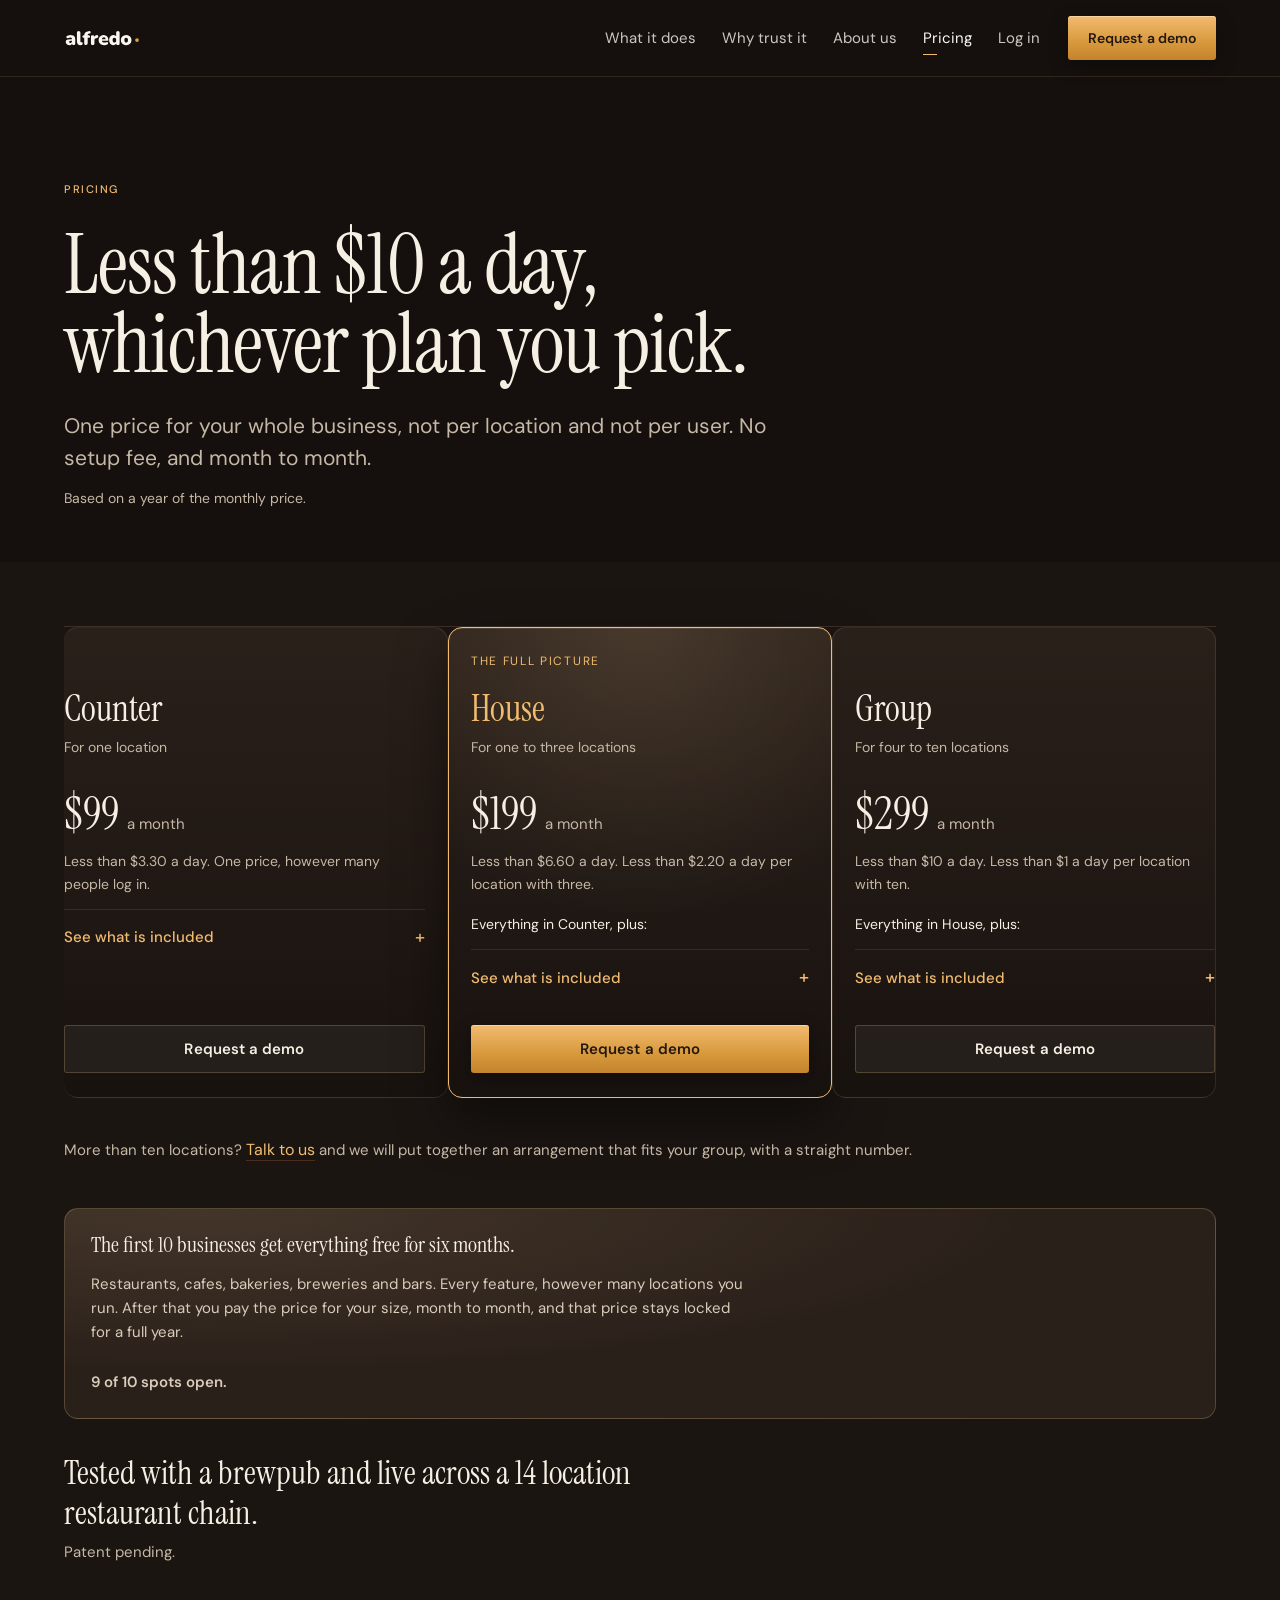
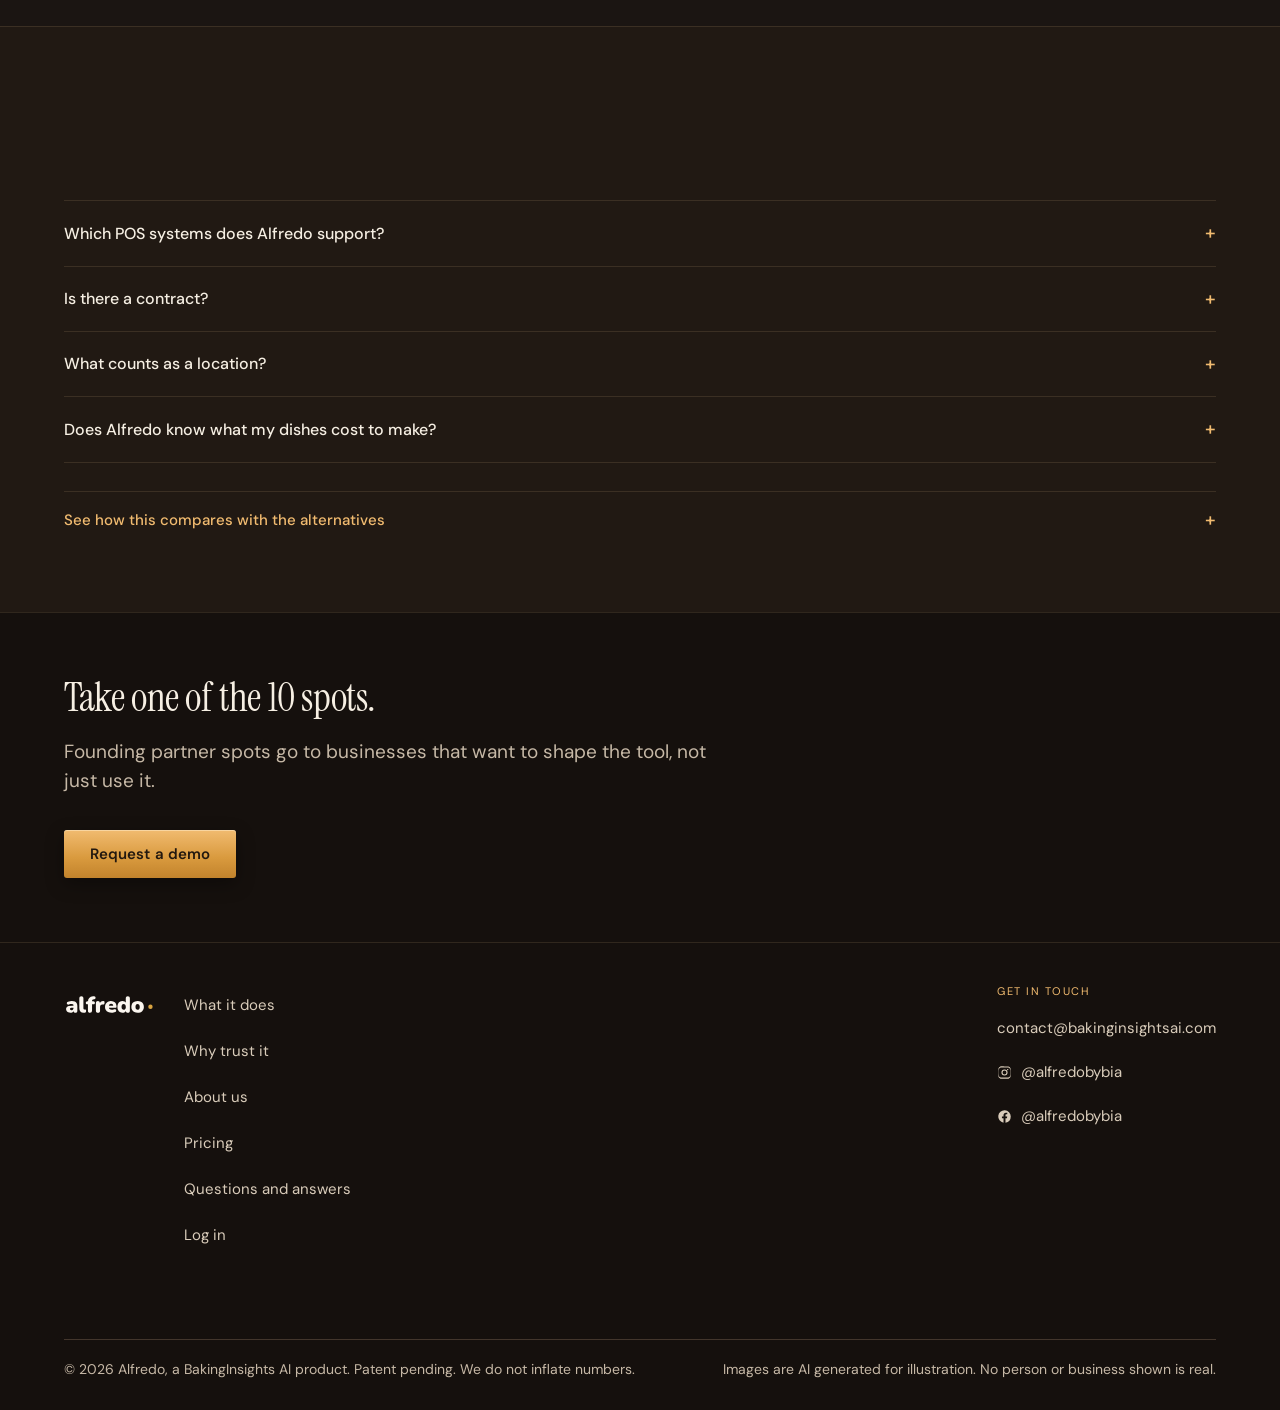
<file: pricing.html>
<!DOCTYPE html>
<html lang="en">
<head>
<meta charset="UTF-8">
<meta name="viewport" content="width=device-width, initial-scale=1, viewport-fit=cover">
<title>Pricing, from $99 a month | Alfredo by BakingInsightsAI</title>
<meta name="description" content="Counter is $99 a month, House is $199 and Group is $299. One price for your whole business, not per location and not per user, and no setup fee.">
<link rel="canonical" href="https://bakinginsightsai.com/pricing.html">
<meta property="og:site_name" content="Alfredo by BakingInsightsAI">
<meta property="og:type" content="website">
<meta property="og:title" content="Pricing, from $99 a month | Alfredo by BakingInsightsAI">
<meta property="og:description" content="Counter is $99 a month, House is $199 and Group is $299. One price for your whole business, not per location and not per user, and no setup fee.">
<meta property="og:url" content="https://bakinginsightsai.com/pricing.html">
<meta property="og:image" content="https://bakinginsightsai.com/assets/hero-restaurant-1280.jpg">
<meta name="twitter:card" content="summary_large_image">
<meta name="theme-color" content="#191715">
<link rel="icon" type="image/png" href="favicon.png">
<link rel="preload" href="fonts/instrumentserif-latin.woff2" as="font" type="font/woff2" crossorigin>
<link rel="preload" href="fonts/dmsans-latin.woff2" as="font" type="font/woff2" crossorigin>
<link rel="stylesheet" href="alfredo.css">
<link rel="stylesheet" href="glossy.css">
<script>document.documentElement.className += ' js';</script>
<script type="application/ld+json">{
  "@context": "https://schema.org",
  "@type": "Organization",
  "name": "Alfredo by BakingInsightsAI",
  "alternateName": "BakingInsightsAI",
  "description": "Alfredo by BakingInsightsAI is software for restaurants, bars, breweries, cafes and bakeries that reads your POS sales and turns them into a short weekly list of changes worth trying, then tells you honestly whether each one worked.",
  "url": "https://bakinginsightsai.com/",
  "logo": "https://bakinginsightsai.com/alfredo_logo_cream.svg",
  "email": "contact@bakinginsightsai.com",
  "contactPoint": [
    {
      "@type": "ContactPoint",
      "contactType": "sales",
      "email": "contact@bakinginsightsai.com",
      "availableLanguage": "English"
    }
  ],
  "sameAs": [
    "https://www.instagram.com/alfredobybia/",
    "https://www.facebook.com/alfredobybia"
  ]
}</script>
<script type="application/ld+json">{
  "@context": "https://schema.org",
  "@type": "SoftwareApplication",
  "name": "Alfredo by BakingInsightsAI",
  "alternateName": "Alfredo",
  "applicationCategory": "BusinessApplication",
  "operatingSystem": "Web",
  "url": "https://bakinginsightsai.com/",
  "description": "Alfredo by BakingInsightsAI is software for restaurants, bars, breweries, cafes and bakeries that reads your POS sales and turns them into a short weekly list of changes worth trying, then tells you honestly whether each one worked.",
  "publisher": {
    "@type": "Organization",
    "name": "Alfredo by BakingInsightsAI",
    "url": "https://bakinginsightsai.com/"
  },
  "offers": [
    {
      "@type": "Offer",
      "name": "Counter",
      "description": "For one location, billed monthly",
      "price": "99",
      "priceCurrency": "USD",
      "url": "https://bakinginsightsai.com/pricing.html",
      "availability": "https://schema.org/InStock"
    },
    {
      "@type": "Offer",
      "name": "House",
      "description": "For one to three locations, billed monthly",
      "price": "199",
      "priceCurrency": "USD",
      "url": "https://bakinginsightsai.com/pricing.html",
      "availability": "https://schema.org/InStock"
    },
    {
      "@type": "Offer",
      "name": "Group",
      "description": "For four to ten locations, billed monthly",
      "price": "299",
      "priceCurrency": "USD",
      "url": "https://bakinginsightsai.com/pricing.html",
      "availability": "https://schema.org/InStock"
    }
  ]
}</script>
</head>
<body>
<a class="skip" href="#main">Skip to content</a>

<header class="nav">
  <div class="wrap nav-inner">
    <a class="wordmark" href="index.html">
      <img src="alfredo_logo_cream.svg" alt="Alfredo" width="3909" height="1484" decoding="async">
    </a>
    <nav class="nav-links" id="navLinks" aria-label="Main">
      <ul>
        <li><a href="product.html">What it does</a></li>
        <li><a href="honesty.html">Why trust it</a></li>
        <li><a href="pilot.html">About us</a></li>
        <li><a href="pricing.html" aria-current="page">Pricing</a></li>
        <li><a href="https://app.bakinginsightsai.com">Log in</a></li>
      </ul>
    </nav>
    <a class="btn" href="pilot.html#pilot">Request a demo</a>
    <button class="nav-toggle" id="navToggle" type="button" aria-expanded="false" aria-controls="navLinks">
      <span class="sr-only">Menu</span>
      <b aria-hidden="true"></b><b aria-hidden="true"></b><b aria-hidden="true"></b>
    </button>
  </div>
</header>

<main id="main" tabindex="-1">

<section class="pagehead darkest pagehead-price">
  <div class="wrap">
    <div class="pagehead-copy">
      <p class="eyebrow">Pricing</p>
      <h1 class="display">Less than $10 a day, whichever plan you pick.</h1>
      <p class="lead">One price for your whole business, not per location and not per user. No setup fee, and month to month.</p>
      <p class="head-note">Based on a year of the monthly price.</p>
    </div>
  </div>
</section>

<section class="section paper">
  <div class="wrap">
    <div class="tiers">
      <div class="tier">
        <p class="tier-mark"></p>
        <h2 class="tier-name">Counter</h2>
        <p class="tier-for">For one location</p>
        <p class="tier-price">$99 <span class="tier-unit">a month</span></p>
        <p class="tier-day">Less than $3.30 a day. One price, however many people log in.</p>
        <details class="plan-details">
          <summary>See what is included</summary>
          <ul class="tier-list">
            <li>A weekly list of small changes worth trying</li>
            <li>A measured test every two weeks, with an honest answer on whether it worked. The weekly list still comes every week.</li>
            <li>Your sales at a glance, day by day</li>
            <li>Which menu items earn their place</li>
            <li>What the places down the street list publicly: prices, hours and what their reviews say</li>
            <li>Ask Alfredo your questions in plain words</li>
          </ul>
        </details>
        <a class="btn btn-ghost" href="pilot.html#pilot">Request a demo</a>
      </div>
      <div class="tier tier-best">
        <p class="tier-mark">The full picture</p>
        <h2 class="tier-name">House</h2>
        <p class="tier-for">For one to three locations</p>
        <p class="tier-price">$199 <span class="tier-unit">a month</span></p>
        <p class="tier-day">Less than $6.60 a day. Less than $2.20 a day per location with three.</p>
        <p class="tier-day tier-plus">Everything in Counter, plus:</p>
        <details class="plan-details">
          <summary>See what is included</summary>
          <ul class="tier-list">
            <li>Run as many tests as you like</li>
            <li>Know your regulars and what they spend, where your POS records who is who</li>
            <li>See what you really make on every plate, extras included, once you share your recipes and costs</li>
            <li>Promotions and pairings worth suggesting</li>
            <li>Every chart and every detail, nothing held back</li>
          </ul>
        </details>
        <a class="btn" href="pilot.html#pilot">Request a demo</a>
      </div>
      <div class="tier">
        <p class="tier-mark"></p>
        <h2 class="tier-name">Group</h2>
        <p class="tier-for">For four to ten locations</p>
        <p class="tier-price">$299 <span class="tier-unit">a month</span></p>
        <p class="tier-day">Less than $10 a day. Less than $1 a day per location with ten.</p>
        <p class="tier-day tier-plus">Everything in House, plus:</p>
        <details class="plan-details">
          <summary>See what is included</summary>
          <ul class="tier-list">
            <li>All your locations in one place</li>
            <li>Compare locations side by side</li>
            <li>The places down the street, for each of your locations</li>
          </ul>
        </details>
        <a class="btn btn-ghost" href="pilot.html#pilot">Request a demo</a>
      </div>
    </div>

    <p class="tier-more">More than ten locations? <a class="textlink" href="pilot.html#pilot">Talk to us</a> and we will put together an arrangement that fits your group, with a straight number.</p>

    <div class="offer">
      <h2>The first 10 businesses get everything free for six months.</h2>
      <p>Restaurants, cafes, bakeries, breweries and bars. Every feature, however many locations you run. After that you pay the price for your size, month to month, and that price stays locked for a full year.</p>
      <p class="offer-spots">9 of 10 spots open.</p>
    </div>

    <p class="claim claim-tight">Tested with a brewpub and live across a 14 location restaurant chain.<span>Patent pending.</span></p>
  </div>
</section>
<section class="section paper-light">
  <div class="wrap">
    <div class="proof-head reveal">
      <p class="eyebrow">Questions</p>
      <h2 class="h2">What owners ask first.</h2>
    </div>
    <div class="faq-rows">
      <details class="faq-row">
        <summary>Which POS systems does Alfredo support?</summary>
        <p>Toast and Clover today. If you run a different system, get in touch and we will tell you honestly whether yours is ready yet.</p>
      </details>
      <details class="faq-row">
        <summary>Is there a contract?</summary>
        <p>No long term contract. Month to month. We would rather earn the next month than lock you in.</p>
      </details>
      <details class="faq-row">
        <summary>What counts as a location?</summary>
        <p>One physical place: one restaurant, one taproom, one truck. Three registers in one restaurant is still one location.</p>
      </details>
      <details class="faq-row">
        <summary>Does Alfredo know what my dishes cost to make?</summary>
        <p>If you share your recipe and ingredient costs, yes, at no extra charge. If you do not, everything else still works.</p>
      </details>
    </div>

    <details class="disclose">
      <summary>See how this compares with the alternatives</summary>
      <div class="tbl-scroll">
        <table class="compare">
          <caption class="sr-only">What everyone else charges each month: a consultant thousands for one project, back office software $330 to $750 per location.</caption>
          <thead>
            <tr><th scope="col">What it is</th><th scope="col">What it costs</th><th scope="col">What you get</th></tr>
          </thead>
          <tbody>
            <tr>
              <th scope="row">A consultant</th>
              <td class="c-price">thousands, for one project</td>
              <td>Weeks of work, one report, then they leave.</td>
            </tr>
            <tr>
              <th scope="row">Back office software</th>
              <td class="c-price">$330 to $750 a month, per location</td>
              <td>Prices checked in November 2026. Great for invoices and books. It tells you what you spent, not what to try next.</td>
            </tr>
          </tbody>
        </table>
      </div>
      <p class="claim claim-tight">Alfredo tells you what to try every week, then tells you whether it worked, for a fraction of the cost.<span>A consultant gives you a one time report.</span></p>
    </details>
  </div>
</section>
<section class="section close-band darkest">
  <div class="wrap">
    <div class="close-inner">
      <h2 class="h2">Take one of the 10 spots.</h2>
      <p class="lead">Founding partner spots go to businesses that want to shape the tool, not just use it.</p>
      <div class="actions">
        <a class="btn" href="pilot.html#pilot">Request a demo</a>
      </div>
    </div>
  </div>
</section>

</main>

<footer class="footer">
  <div class="wrap">
    <div class="footer-top">
      <div>
        <a class="wordmark" href="index.html">
          <img src="alfredo_logo_cream.svg" alt="Alfredo" width="3909" height="1484" decoding="async">
        </a>
      </div>
      <nav aria-label="Footer">
        <ul>
          <li><a href="product.html">What it does</a></li>
          <li><a href="honesty.html">Why trust it</a></li>
          <li><a href="pilot.html">About us</a></li>
          <li><a href="pricing.html">Pricing</a></li>
          <li><a href="faq.html">Questions and answers</a></li>
          <li><a href="https://app.bakinginsightsai.com">Log in</a></li>
        </ul>
      </nav>
      <div class="contact">
        <p class="contact-h">Get in touch</p>
        <a href="mailto:contact@bakinginsightsai.com">contact@bakinginsightsai.com</a>
        <a class="social" href="https://www.instagram.com/alfredobybia/" target="_blank" rel="noopener" aria-label="Alfredo on Instagram">
          <svg viewBox="0 0 24 24" aria-hidden="true" focusable="false"><path d="M12 2.2c3.2 0 3.6 0 4.9.07 1.2.05 1.8.25 2.2.42.6.22 1 .48 1.4.9.4.4.68.8.9 1.4.17.4.37 1 .42 2.2.06 1.3.07 1.7.07 4.9s0 3.6-.07 4.9c-.05 1.2-.25 1.8-.42 2.2-.22.6-.5 1-.9 1.4-.4.4-.8.68-1.4.9-.4.17-1 .37-2.2.42-1.3.06-1.7.07-4.9.07s-3.6 0-4.9-.07c-1.2-.05-1.8-.25-2.2-.42-.6-.22-1-.5-1.4-.9-.4-.4-.68-.8-.9-1.4-.17-.4-.37-1-.42-2.2C2.2 15.6 2.2 15.2 2.2 12s0-3.6.07-4.9c.05-1.2.25-1.8.42-2.2.22-.6.5-1 .9-1.4.4-.4.8-.68 1.4-.9.4-.17 1-.37 2.2-.42C8.4 2.2 8.8 2.2 12 2.2Zm0 1.8c-3.1 0-3.5 0-4.7.07-1.1.05-1.7.24-2.1.4-.5.2-.9.44-1.3.84-.4.4-.64.8-.84 1.3-.16.4-.35 1-.4 2.1C2.6 9.9 2.6 10.3 2.6 12s0 2.1.06 3.3c.05 1.1.24 1.7.4 2.1.2.5.44.9.84 1.3.4.4.8.64 1.3.84.4.16 1 .35 2.1.4 1.2.06 1.6.07 4.7.07s3.5 0 4.7-.07c1.1-.05 1.7-.24 2.1-.4.5-.2.9-.44 1.3-.84.4-.4.64-.8.84-1.3.16-.4.35-1 .4-2.1.06-1.2.07-1.6.07-3.3s0-2.1-.07-3.3c-.05-1.1-.24-1.7-.4-2.1-.2-.5-.44-.9-.84-1.3-.4-.4-.8-.64-1.3-.84-.4-.16-1-.35-2.1-.4C15.5 4 15.1 4 12 4Zm0 3.1a4.9 4.9 0 1 1 0 9.8 4.9 4.9 0 0 1 0-9.8Zm0 1.8a3.1 3.1 0 1 0 0 6.2 3.1 3.1 0 0 0 0-6.2Zm5.1-.4a1.15 1.15 0 1 1 0-2.3 1.15 1.15 0 0 1 0 2.3Z"/></svg>
          @alfredobybia
        </a>
        <a class="social" href="https://www.facebook.com/alfredobybia" target="_blank" rel="noopener" aria-label="Alfredo on Facebook">
          <svg viewBox="0 0 24 24" aria-hidden="true" focusable="false"><path d="M22 12a10 10 0 1 0-11.56 9.88v-6.99H7.9V12h2.54V9.8c0-2.5 1.49-3.89 3.77-3.89 1.1 0 2.24.2 2.24.2v2.46h-1.26c-1.24 0-1.63.77-1.63 1.56V12h2.78l-.45 2.89h-2.33v6.99A10 10 0 0 0 22 12Z"/></svg>
          @alfredobybia
        </a>
      </div>
    </div>
    <div class="footer-foot">
      <p>© 2026 Alfredo, a BakingInsights AI product. Patent pending. We do not inflate numbers.</p>
      <p class="disclosure">Images are AI generated for illustration. No person or business shown is real.</p>
    </div>
  </div>
</footer>

<script src="alfredo.js" defer></script>
<script defer src="https://static.cloudflareinsights.com/beacon.min.js" data-cf-beacon='{"token": "ffcafa6e6d0c4d6cb2c519c7fc777fa6"}'></script>
</body>
</html>
</file>
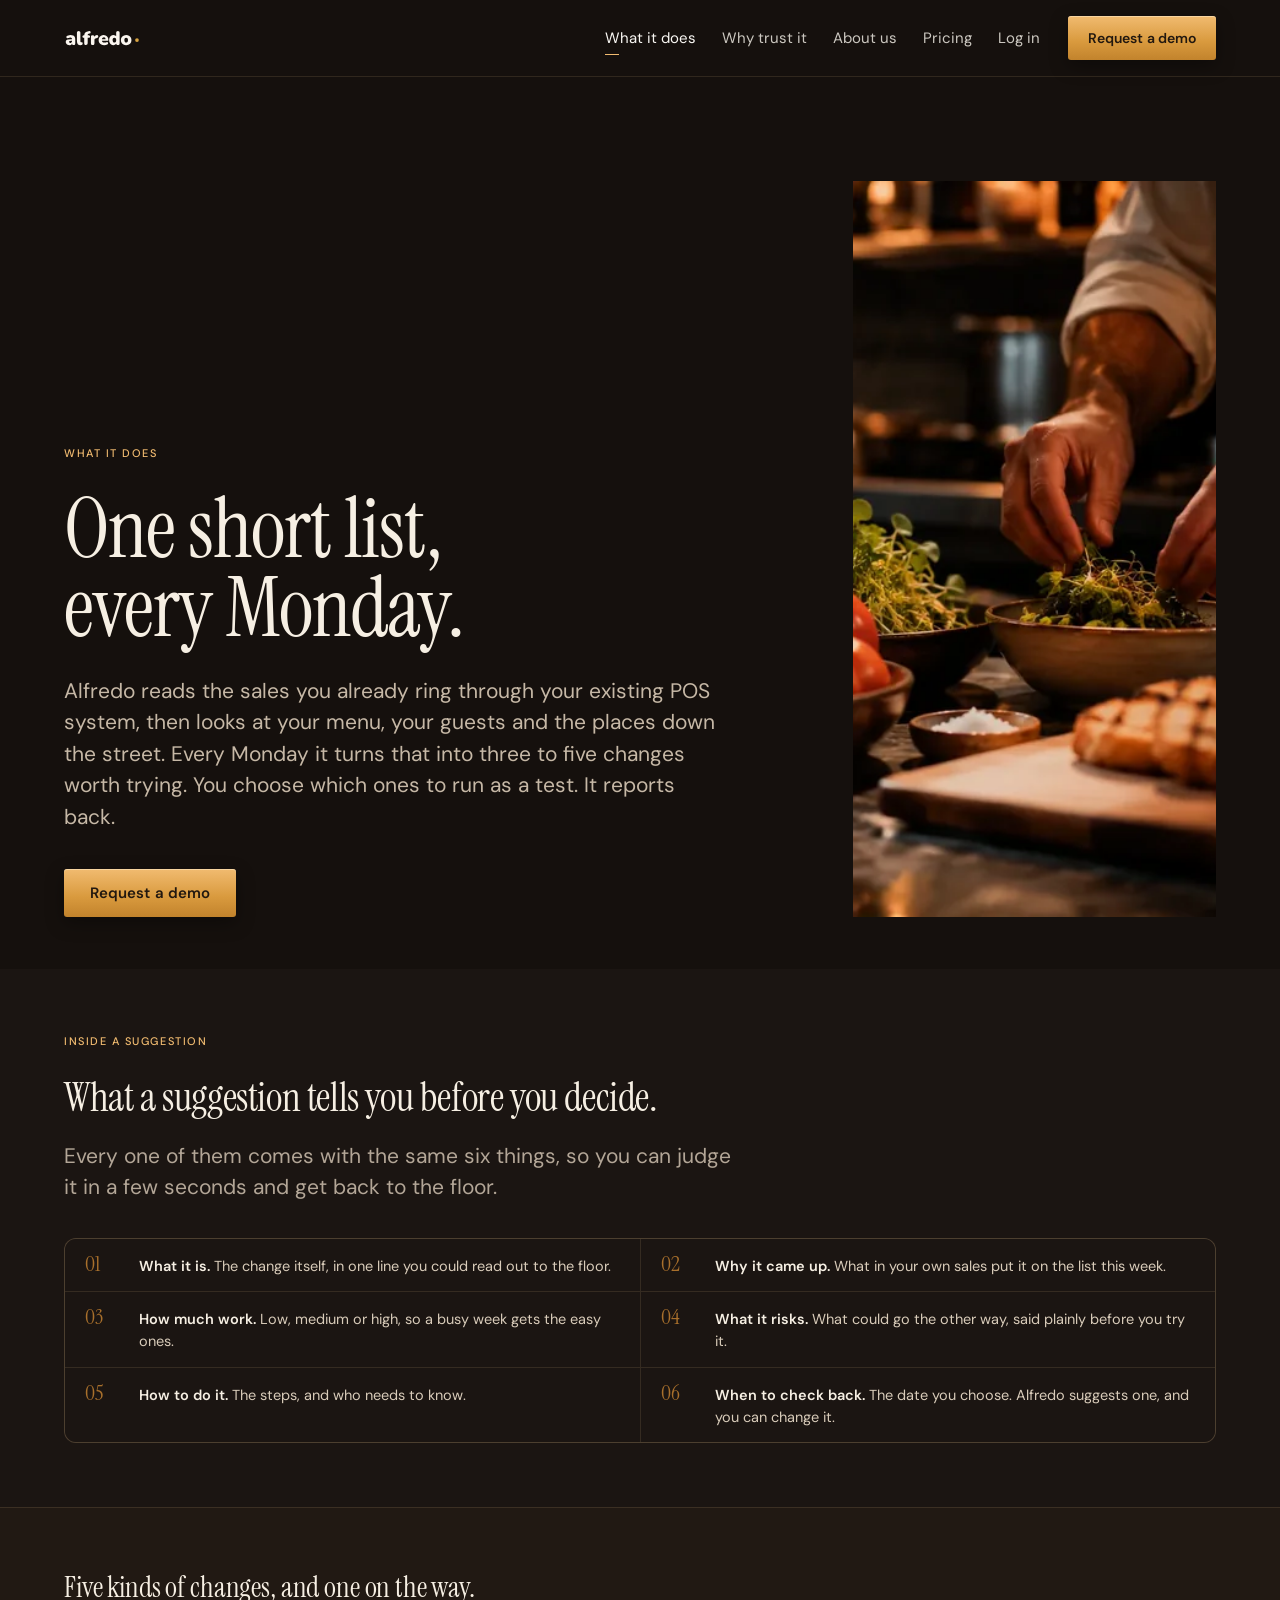
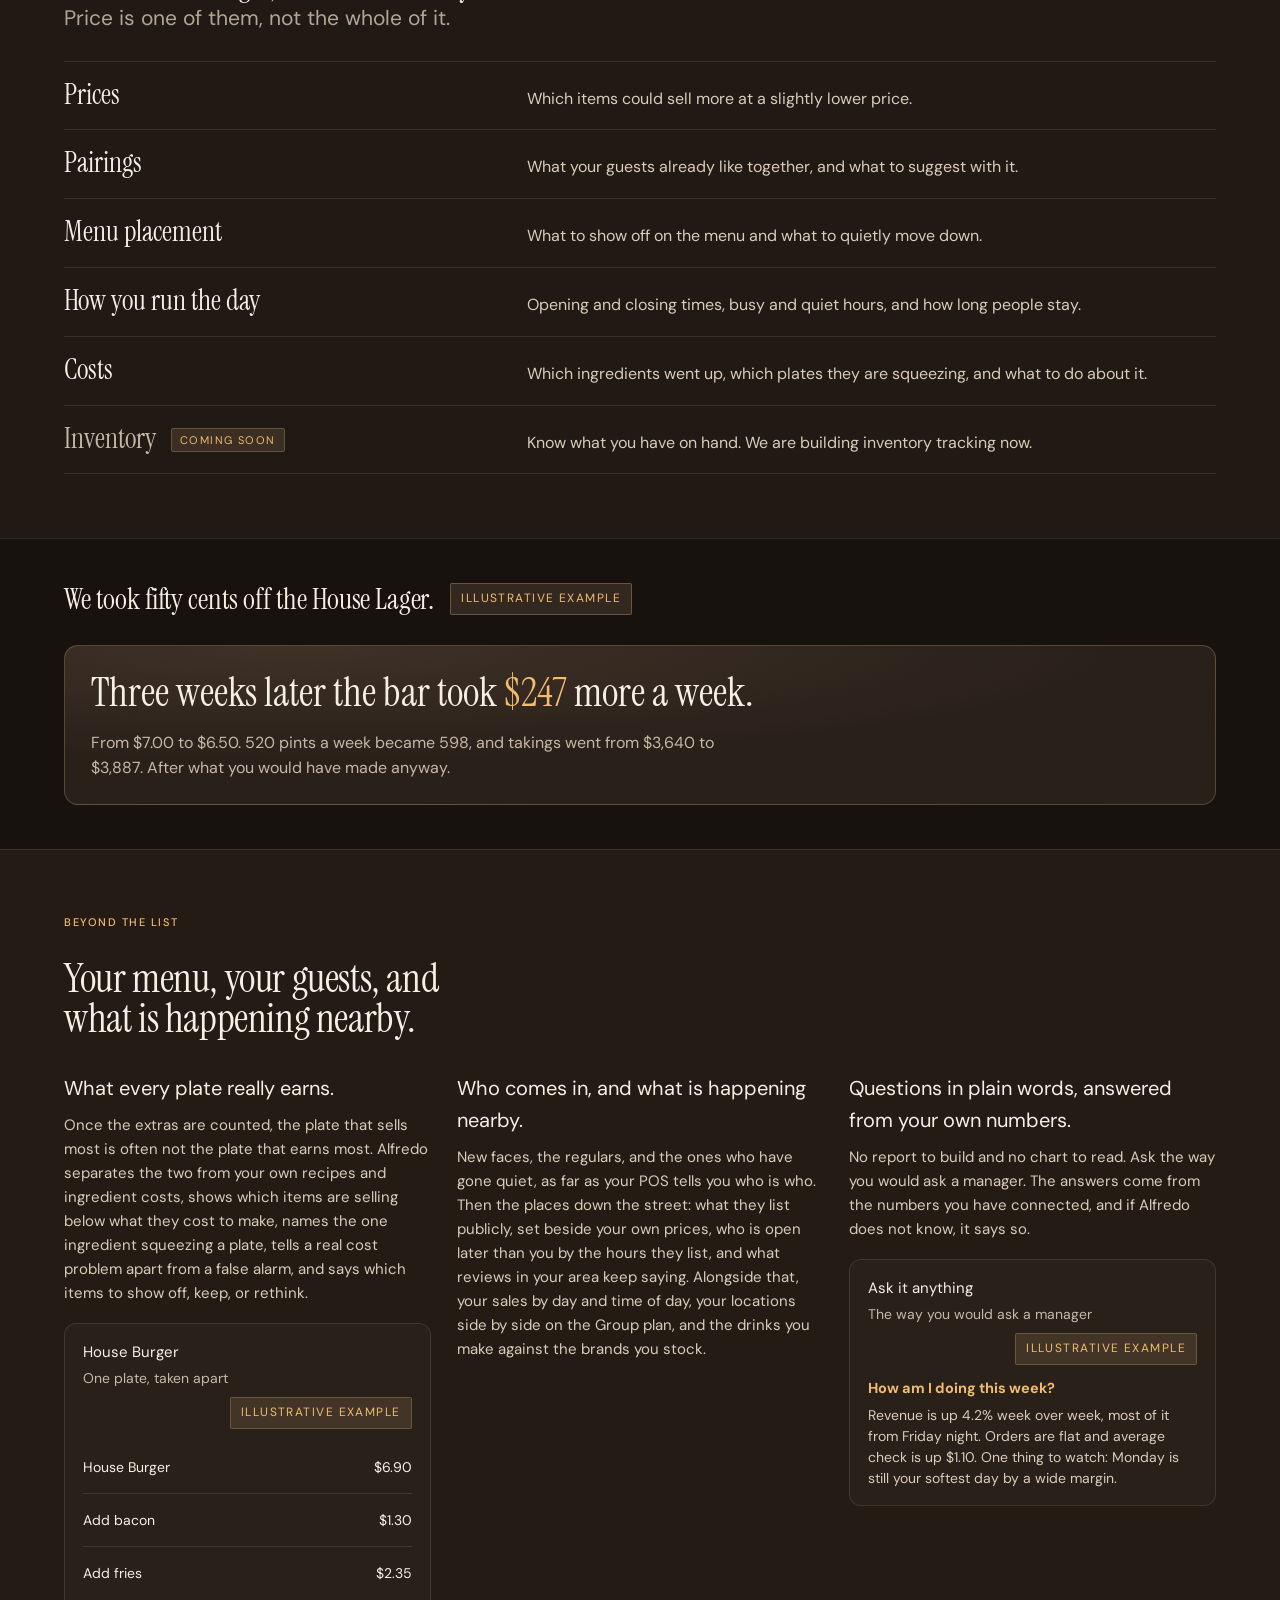
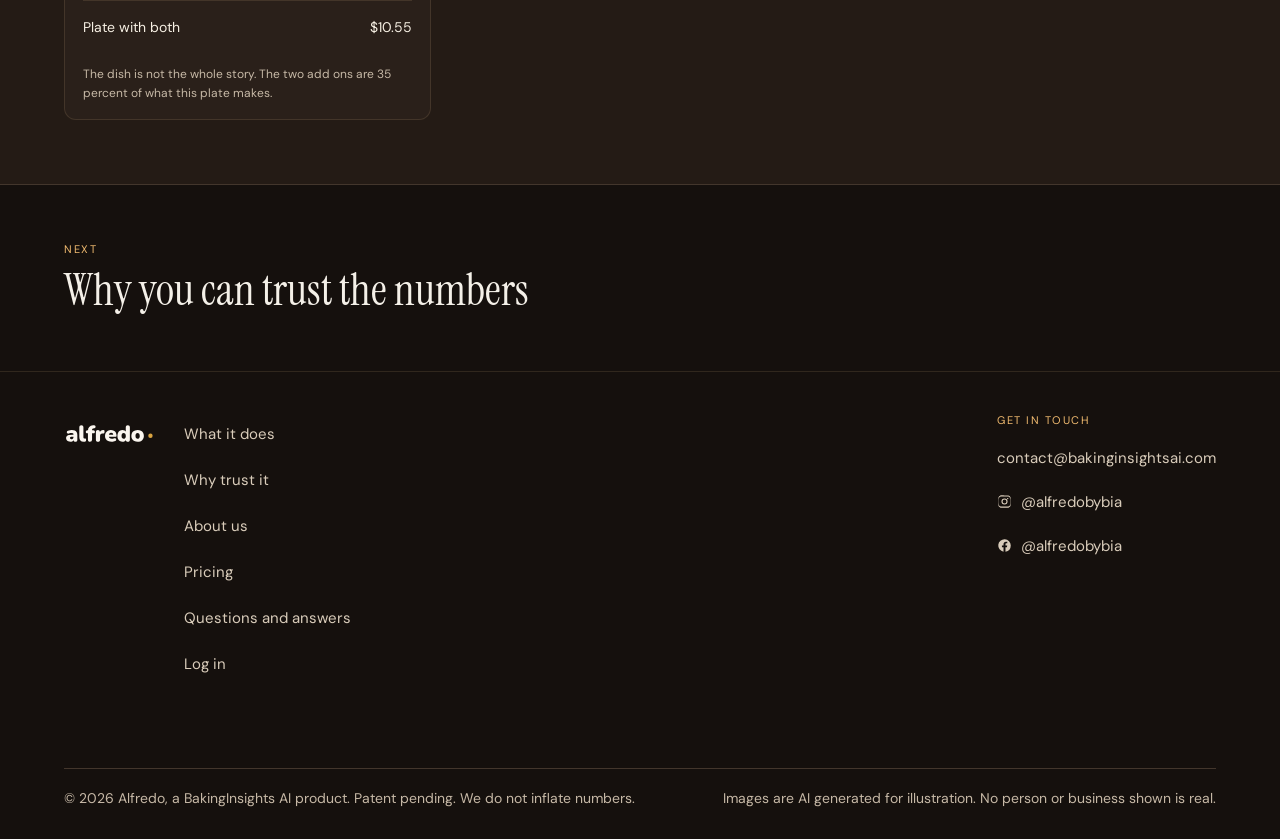
<file: product.html>
<!DOCTYPE html>
<html lang="en">
<head>
<meta charset="UTF-8">
<meta name="viewport" content="width=device-width, initial-scale=1, viewport-fit=cover">
<title>Weekly changes from POS data | Alfredo by BakingInsightsAI</title>
<meta name="description" content="One short list of changes worth trying, every week. Each one says why it came up, what it risks, how to do it, and when to check back.">
<link rel="canonical" href="https://bakinginsightsai.com/product.html">
<meta property="og:site_name" content="Alfredo by BakingInsightsAI">
<meta property="og:type" content="website">
<meta property="og:title" content="Weekly changes from POS data | Alfredo by BakingInsightsAI">
<meta property="og:description" content="One short list of changes worth trying, every week. Each one says why it came up, what it risks, how to do it, and when to check back.">
<meta property="og:url" content="https://bakinginsightsai.com/product.html">
<meta property="og:image" content="https://bakinginsightsai.com/assets/hero-restaurant-1280.jpg">
<meta name="twitter:card" content="summary_large_image">
<meta name="theme-color" content="#191715">
<link rel="icon" type="image/png" href="favicon.png">
<link rel="preload" href="fonts/instrumentserif-latin.woff2" as="font" type="font/woff2" crossorigin>
<link rel="preload" href="fonts/dmsans-latin.woff2" as="font" type="font/woff2" crossorigin>
<link rel="preload" as="image" href="assets/restaurant-kitchen-960.webp" type="image/webp"
      imagesrcset="assets/restaurant-kitchen-480.webp 480w, assets/restaurant-kitchen-640.webp 640w, assets/restaurant-kitchen-960.webp 960w"
      imagesizes="(max-width: 900px) 100vw, 32vw" fetchpriority="high">

<link rel="stylesheet" href="alfredo.css">
<link rel="stylesheet" href="glossy.css">
<script>document.documentElement.className += ' js';</script>
<script type="application/ld+json">{
  "@context": "https://schema.org",
  "@type": "Organization",
  "name": "Alfredo by BakingInsightsAI",
  "alternateName": "BakingInsightsAI",
  "description": "Alfredo by BakingInsightsAI is software for restaurants, bars, breweries, cafes and bakeries that reads your POS sales and turns them into a short weekly list of changes worth trying, then tells you honestly whether each one worked.",
  "url": "https://bakinginsightsai.com/",
  "logo": "https://bakinginsightsai.com/alfredo_logo_cream.svg",
  "email": "contact@bakinginsightsai.com",
  "contactPoint": [
    {
      "@type": "ContactPoint",
      "contactType": "sales",
      "email": "contact@bakinginsightsai.com",
      "availableLanguage": "English"
    }
  ],
  "sameAs": [
    "https://www.instagram.com/alfredobybia/",
    "https://www.facebook.com/alfredobybia"
  ]
}</script>
<script type="application/ld+json">{
  "@context": "https://schema.org",
  "@type": "SoftwareApplication",
  "name": "Alfredo by BakingInsightsAI",
  "alternateName": "Alfredo",
  "applicationCategory": "BusinessApplication",
  "operatingSystem": "Web",
  "url": "https://bakinginsightsai.com/",
  "description": "Alfredo by BakingInsightsAI is software for restaurants, bars, breweries, cafes and bakeries that reads your POS sales and turns them into a short weekly list of changes worth trying, then tells you honestly whether each one worked.",
  "publisher": {
    "@type": "Organization",
    "name": "Alfredo by BakingInsightsAI",
    "url": "https://bakinginsightsai.com/"
  },
  "offers": [
    {
      "@type": "Offer",
      "name": "Counter",
      "description": "For one location, billed monthly",
      "price": "99",
      "priceCurrency": "USD",
      "url": "https://bakinginsightsai.com/pricing.html",
      "availability": "https://schema.org/InStock"
    },
    {
      "@type": "Offer",
      "name": "House",
      "description": "For one to three locations, billed monthly",
      "price": "199",
      "priceCurrency": "USD",
      "url": "https://bakinginsightsai.com/pricing.html",
      "availability": "https://schema.org/InStock"
    },
    {
      "@type": "Offer",
      "name": "Group",
      "description": "For four to ten locations, billed monthly",
      "price": "299",
      "priceCurrency": "USD",
      "url": "https://bakinginsightsai.com/pricing.html",
      "availability": "https://schema.org/InStock"
    }
  ]
}</script>
</head>
<body>
<a class="skip" href="#main">Skip to content</a>

<header class="nav">
  <div class="wrap nav-inner">
    <a class="wordmark" href="index.html">
      <img src="alfredo_logo_cream.svg" alt="Alfredo" width="3909" height="1484" decoding="async">
    </a>
    <nav class="nav-links" id="navLinks" aria-label="Main">
      <ul>
        <li><a href="product.html" aria-current="page">What it does</a></li>
        <li><a href="honesty.html">Why trust it</a></li>
        <li><a href="pilot.html">About us</a></li>
        <li><a href="pricing.html">Pricing</a></li>
        <li><a href="https://app.bakinginsightsai.com">Log in</a></li>
      </ul>
    </nav>
    <a class="btn" href="pilot.html#pilot">Request a demo</a>
    <button class="nav-toggle" id="navToggle" type="button" aria-expanded="false" aria-controls="navLinks">
      <span class="sr-only">Menu</span>
      <b aria-hidden="true"></b><b aria-hidden="true"></b><b aria-hidden="true"></b>
    </button>
  </div>
</header>

<main id="main" tabindex="-1">

<section class="pagehead darkest pagehead-short">
  <div class="wrap grid12 pagehead-grid">
    <div class="pagehead-copy">
      <p class="eyebrow">What it does</p>
      <h1 class="display">One short list, every Monday.</h1>
      <p class="lead">Alfredo reads the sales you already ring through your existing POS system, then looks at your menu, your guests and the places down the street. Every Monday it turns that into three to five changes worth trying. You choose which ones to run as a test. It reports back.</p>
      <div class="actions">
        <a class="btn" href="pilot.html#pilot">Request a demo</a>
      </div>
    </div>
    <figure class="pagehead-fig">
      <picture>
        <source type="image/webp" sizes="(max-width: 900px) 100vw, 32vw"
                srcset="assets/restaurant-kitchen-480.webp 480w, assets/restaurant-kitchen-640.webp 640w, assets/restaurant-kitchen-960.webp 960w">
        <img src="assets/restaurant-kitchen-640.jpg" alt="A cook finishing a dish on a kitchen pass."
             width="640" height="736" fetchpriority="high" decoding="async">
      </picture>
    </figure>
  </div>
</section>
<section class="section paper" id="board">
  <div class="wrap">
    <div class="proof-head reveal">
      <p class="eyebrow">Inside a suggestion</p>
      <h2 class="h2">What a suggestion tells you before you decide.</h2>
      <p class="lead">Every one of them comes with the same six things, so you can judge it in a few seconds and get back to the floor.</p>
    </div>
    <ol class="anatomy">
      <li>
        <p class="an-n" aria-hidden="true">01</p>
        <p class="an-line"><b>What it is.</b> The change itself, in one line you could read out to the floor.</p>
      </li>
      <li>
        <p class="an-n" aria-hidden="true">02</p>
        <p class="an-line"><b>Why it came up.</b> What in your own sales put it on the list this week.</p>
      </li>
      <li>
        <p class="an-n" aria-hidden="true">03</p>
        <p class="an-line"><b>How much work.</b> Low, medium or high, so a busy week gets the easy ones.</p>
      </li>
      <li>
        <p class="an-n" aria-hidden="true">04</p>
        <p class="an-line"><b>What it risks.</b> What could go the other way, said plainly before you try it.</p>
      </li>
      <li>
        <p class="an-n" aria-hidden="true">05</p>
        <p class="an-line"><b>How to do it.</b> The steps, and who needs to know.</p>
      </li>
      <li>
        <p class="an-n" aria-hidden="true">06</p>
        <p class="an-line"><b>When to check back.</b> The date you choose. Alfredo suggests one, and you can change it.</p>
      </li>
    </ol>
  </div>
</section>

<section class="section paper-light">
  <div class="wrap">
    <div class="proof-head reveal">
      <h2 class="h3">Five kinds of changes, and one on the way.</h2>
      <p class="lead">Price is one of them, not the whole of it.</p>
    </div>
    <ul class="index-list">
      <li><h3>Prices</h3><p>Which items could sell more at a slightly lower price.</p></li>
      <li><h3>Pairings</h3><p>What your guests already like together, and what to suggest with it.</p></li>
      <li><h3>Menu placement</h3><p>What to show off on the menu and what to quietly move down.</p></li>
      <li><h3>How you run the day</h3><p>Opening and closing times, busy and quiet hours, and how long people stay.</p></li>
      <li><h3>Costs</h3><p>Which ingredients went up, which plates they are squeezing, and what to do about it.</p></li>
      <li class="index-soon">
        <h3>Inventory <span class="chip-soon">Coming soon</span></h3>
        <p>Know what you have on hand. We are building inventory tracking now.</p>
      </li>
    </ul>
  </div>
</section>
<section class="section-tight dark">
  <div class="wrap">
    <div class="head-row">
      <h2 class="h3">We took fifty cents off the House Lager.</h2>
      <span class="tag-sample">Illustrative example</span>
    </div>
    <div class="result">
      <p class="result-line">Three weeks later the bar took <b>$247</b> more a week.</p>
      <p class="note">From $7.00 to $6.50. 520 pints a week became 598, and takings went from $3,640 to $3,887. After what you would have made anyway.</p>
    </div>
  </div>
</section>
<section class="section sand beyond">
  <div class="wrap">
    <div class="proof-head reveal">
      <p class="eyebrow">Beyond the list</p>
      <h2 class="h2">Your menu, your guests, and what is happening nearby.</h2>
    </div>

    <div class="beyond-grid">
      <article class="beyond-block" id="menu">
        <h3 class="h4">What every plate really earns.</h3>
        <p class="body">Once the extras are counted, the plate that sells most is often not the plate that earns most. Alfredo separates the two from your own recipes and ingredient costs, shows which items are selling below what they cost to make, names the one ingredient squeezing a plate, tells a real cost problem apart from a false alarm, and says which items to show off, keep, or rethink.</p>
        <div class="plate-card">
          <div class="plate-head">
            <h4>House Burger<span class="pui-sub">One plate, taken apart</span></h4>
            <span class="tag-sample">Illustrative example</span>
          </div>
          <table class="plate-table">
            <caption class="sr-only">What one plate earns once the extras are counted</caption>
            <tbody>
              <tr><th scope="row">House Burger</th><td>$6.90</td></tr>
              <tr><th scope="row">Add bacon</th><td>$1.30</td></tr>
              <tr><th scope="row">Add fries</th><td>$2.35</td></tr>
              <tr><th scope="row">Plate with both</th><td>$10.55</td></tr>
            </tbody>
          </table>
          <p class="pui-caption">The dish is not the whole story. The two add ons are 35 percent of what this plate makes.</p>
        </div>
      </article>

      <article class="beyond-block" id="intel">
        <h3 class="h4">Who comes in, and what is happening nearby.</h3>
        <p class="body">New faces, the regulars, and the ones who have gone quiet, as far as your POS tells you who is who. Then the places down the street: what they list publicly, set beside your own prices, who is open later than you by the hours they list, and what reviews in your area keep saying. Alongside that, your sales by day and time of day, your locations side by side on the Group plan, and the drinks you make against the brands you stock.</p>
      </article>

      <article class="beyond-block" id="chat">
        <h3 class="h4">Questions in plain words, answered from your own numbers.</h3>
        <p class="body">No report to build and no chart to read. Ask the way you would ask a manager. The answers come from the numbers you have connected, and if Alfredo does not know, it says so.</p>
        <div class="ask-card">
          <div class="plate-head">
            <h4>Ask it anything<span class="pui-sub">The way you would ask a manager</span></h4>
            <span class="tag-sample">Illustrative example</span>
          </div>
          <ul class="asks">
            <li><b>How am I doing this week?</b><p>Revenue is up 4.2% week over week, most of it from Friday night. Orders are flat and average check is up $1.10. One thing to watch: Monday is still your softest day by a wide margin.</p></li>
          </ul>
        </div>
      </article>
    </div>
  </div>
</section>

<section class="next">
  <div class="wrap">
    <a class="nextlink" href="honesty.html">
      <span>Next</span>
      <b>Why you can trust the numbers</b>
    </a>
  </div>
</section>
</main>

<footer class="footer">
  <div class="wrap">
    <div class="footer-top">
      <div>
        <a class="wordmark" href="index.html">
          <img src="alfredo_logo_cream.svg" alt="Alfredo" width="3909" height="1484" decoding="async">
        </a>
      </div>
      <nav aria-label="Footer">
        <ul>
          <li><a href="product.html">What it does</a></li>
          <li><a href="honesty.html">Why trust it</a></li>
          <li><a href="pilot.html">About us</a></li>
          <li><a href="pricing.html">Pricing</a></li>
          <li><a href="faq.html">Questions and answers</a></li>
          <li><a href="https://app.bakinginsightsai.com">Log in</a></li>
        </ul>
      </nav>
      <div class="contact">
        <p class="contact-h">Get in touch</p>
        <a href="mailto:contact@bakinginsightsai.com">contact@bakinginsightsai.com</a>
        <a class="social" href="https://www.instagram.com/alfredobybia/" target="_blank" rel="noopener" aria-label="Alfredo on Instagram">
          <svg viewBox="0 0 24 24" aria-hidden="true" focusable="false"><path d="M12 2.2c3.2 0 3.6 0 4.9.07 1.2.05 1.8.25 2.2.42.6.22 1 .48 1.4.9.4.4.68.8.9 1.4.17.4.37 1 .42 2.2.06 1.3.07 1.7.07 4.9s0 3.6-.07 4.9c-.05 1.2-.25 1.8-.42 2.2-.22.6-.5 1-.9 1.4-.4.4-.8.68-1.4.9-.4.17-1 .37-2.2.42-1.3.06-1.7.07-4.9.07s-3.6 0-4.9-.07c-1.2-.05-1.8-.25-2.2-.42-.6-.22-1-.5-1.4-.9-.4-.4-.68-.8-.9-1.4-.17-.4-.37-1-.42-2.2C2.2 15.6 2.2 15.2 2.2 12s0-3.6.07-4.9c.05-1.2.25-1.8.42-2.2.22-.6.5-1 .9-1.4.4-.4.8-.68 1.4-.9.4-.17 1-.37 2.2-.42C8.4 2.2 8.8 2.2 12 2.2Zm0 1.8c-3.1 0-3.5 0-4.7.07-1.1.05-1.7.24-2.1.4-.5.2-.9.44-1.3.84-.4.4-.64.8-.84 1.3-.16.4-.35 1-.4 2.1C2.6 9.9 2.6 10.3 2.6 12s0 2.1.06 3.3c.05 1.1.24 1.7.4 2.1.2.5.44.9.84 1.3.4.4.8.64 1.3.84.4.16 1 .35 2.1.4 1.2.06 1.6.07 4.7.07s3.5 0 4.7-.07c1.1-.05 1.7-.24 2.1-.4.5-.2.9-.44 1.3-.84.4-.4.64-.8.84-1.3.16-.4.35-1 .4-2.1.06-1.2.07-1.6.07-3.3s0-2.1-.07-3.3c-.05-1.1-.24-1.7-.4-2.1-.2-.5-.44-.9-.84-1.3-.4-.4-.8-.64-1.3-.84-.4-.16-1-.35-2.1-.4C15.5 4 15.1 4 12 4Zm0 3.1a4.9 4.9 0 1 1 0 9.8 4.9 4.9 0 0 1 0-9.8Zm0 1.8a3.1 3.1 0 1 0 0 6.2 3.1 3.1 0 0 0 0-6.2Zm5.1-.4a1.15 1.15 0 1 1 0-2.3 1.15 1.15 0 0 1 0 2.3Z"/></svg>
          @alfredobybia
        </a>
        <a class="social" href="https://www.facebook.com/alfredobybia" target="_blank" rel="noopener" aria-label="Alfredo on Facebook">
          <svg viewBox="0 0 24 24" aria-hidden="true" focusable="false"><path d="M22 12a10 10 0 1 0-11.56 9.88v-6.99H7.9V12h2.54V9.8c0-2.5 1.49-3.89 3.77-3.89 1.1 0 2.24.2 2.24.2v2.46h-1.26c-1.24 0-1.63.77-1.63 1.56V12h2.78l-.45 2.89h-2.33v6.99A10 10 0 0 0 22 12Z"/></svg>
          @alfredobybia
        </a>
      </div>
    </div>
    <div class="footer-foot">
      <p>© 2026 Alfredo, a BakingInsights AI product. Patent pending. We do not inflate numbers.</p>
      <p class="disclosure">Images are AI generated for illustration. No person or business shown is real.</p>
    </div>
  </div>
</footer>

<script src="alfredo.js" defer></script>
<script defer src="https://static.cloudflareinsights.com/beacon.min.js" data-cf-beacon='{"token": "ffcafa6e6d0c4d6cb2c519c7fc777fa6"}'></script>
</body>
</html>
</file>
<file: alfredo.css>
/* ============================================================================
   Alfredo, v5. Editorial hospitality meets serious software.

   The site alternates: warm off white editorial sections, deep charcoal
   product sections, photography that runs to the viewport edge. Instrument
   Serif carries the voice, DM Sans carries the information, and neither
   does the other one's job.

   Every colour below is the one in the brief. Seven pairings in that set
   did not clear WCAG AA when measured, so there are exactly four documented
   additions and one documented change, each noted where it appears. Nothing
   else was altered.
   ========================================================================= */

/* ---------------------------------------------------------------- fonts --
   Three families, self hosted, one file per subset, so no third party
   stylesheet stands between a reader and the first paint. The two faces a
   reader meets first are preloaded in the head. swap, with the fallback
   metrics overridden below so the line does not move when the real file
   lands. */
@font-face {
  font-family: 'Instrument Serif'; font-style: normal; font-weight: 400;
  font-display: swap; src: url('fonts/instrumentserif-latin.woff2') format('woff2');
  unicode-range: U+0000-00FF, U+0131, U+0152-0153, U+02BB-02BC, U+02C6, U+02DA,
    U+02DC, U+0304, U+0308, U+0329, U+2000-206F, U+20AC, U+2122, U+2191, U+2193,
    U+2212, U+2215, U+FEFF, U+FFFD;
}
@font-face {
  font-family: 'Instrument Serif'; font-style: normal; font-weight: 400;
  font-display: swap; src: url('fonts/instrumentserif-latin-ext.woff2') format('woff2');
  unicode-range: U+0100-02BA, U+02BD-02C5, U+02C7-02CC, U+02CE-02D7, U+02DD-02FF,
    U+0304, U+0308, U+0329, U+1D00-1DBF, U+1E00-1E9F, U+1EF2-1EFF, U+2020,
    U+20A0-20AB, U+20AD-20C4, U+2113, U+2C60-2C7F, U+A720-A7FF;
}
@font-face {
  font-family: 'Instrument Serif'; font-style: italic; font-weight: 400;
  font-display: swap; src: url('fonts/instrumentserif-italic-latin.woff2') format('woff2');
  unicode-range: U+0000-00FF, U+0131, U+0152-0153, U+02BB-02BC, U+02C6, U+02DA,
    U+02DC, U+0304, U+0308, U+0329, U+2000-206F, U+20AC, U+2122, U+2191, U+2193,
    U+2212, U+2215, U+FEFF, U+FFFD;
}
@font-face {
  font-family: 'Instrument Serif'; font-style: italic; font-weight: 400;
  font-display: swap; src: url('fonts/instrumentserif-italic-latin-ext.woff2') format('woff2');
  unicode-range: U+0100-02BA, U+02BD-02C5, U+02C7-02CC, U+02CE-02D7, U+02DD-02FF,
    U+0304, U+0308, U+0329, U+1D00-1DBF, U+1E00-1E9F, U+1EF2-1EFF, U+2020,
    U+20A0-20AB, U+20AD-20C4, U+2113, U+2C60-2C7F, U+A720-A7FF;
}
@font-face {
  font-family: 'DM Sans'; font-style: normal; font-weight: 400 700;
  font-display: swap; src: url('fonts/dmsans-latin.woff2') format('woff2');
  unicode-range: U+0000-00FF, U+0131, U+0152-0153, U+02BB-02BC, U+02C6, U+02DA,
    U+02DC, U+0304, U+0308, U+0329, U+2000-206F, U+20AC, U+2122, U+2191, U+2193,
    U+2212, U+2215, U+FEFF, U+FFFD;
}
@font-face {
  font-family: 'DM Sans'; font-style: normal; font-weight: 400 700;
  font-display: swap; src: url('fonts/dmsans-latin-ext.woff2') format('woff2');
  unicode-range: U+0100-02BA, U+02BD-02C5, U+02C7-02CC, U+02CE-02D7, U+02DD-02FF,
    U+0304, U+0308, U+0329, U+1D00-1DBF, U+1E00-1E9F, U+1EF2-1EFF, U+2020,
    U+20A0-20AB, U+20AD-20C4, U+2113, U+2C60-2C7F, U+A720-A7FF;
}
/* Swap targets. Instrument Serif runs narrow, 0.336em a character against
   roughly 0.50em for Georgia on the same string, so the fallback is squeezed
   to match rather than left to reflow a 124px headline. */
@font-face {
  font-family: 'DM Sans fallback';
  src: local('Arial'), local('Helvetica'), local('Liberation Sans');
  ascent-override: 99%; descent-override: 31%; line-gap-override: 0%; size-adjust: 102%;
}
@font-face {
  font-family: 'Instrument fallback';
  src: local('Georgia'), local('Times New Roman'), local('Liberation Serif');
  ascent-override: 99%; descent-override: 31%; line-gap-override: 0%; size-adjust: 76%;
}

/* --------------------------------------------------------------- tokens --
   The brief's palette, unchanged, plus the measured corrections. */
:root {
  --paper: #F4F0E8;
  --paper-light: #FAF8F4;
  --sand: #E5DCCF;
  --ink: #191715;
  --charcoal: #24201C;
  --surface-dark: #302923;
  --copper: #A65B3D;
  --copper-light: #C98966;
  --muted-light: #C0B6A8;
  --line-light: #D7D0C5;
  --line-dark: #51473E;
  --content-max: 1360px;
  --gutter-desktop: 64px;
  --gutter-tablet: 32px;
  --gutter-mobile: 20px;

  /* Changed. #756C62 measures 3.79 against --sand, under the 4.5 small text
     floor. Darkened the least that clears it: 4.55 on sand, 5.44 on paper. */
  --muted-dark: #686057;

  /* Added. --copper is 4.41 on paper and 3.70 on sand, so it stays for
     display type and fills, where the floor is 3.0, and small copper text
     uses this instead: 5.40 on paper, 4.52 on sand. */
  --copper-deep: #925036;

  /* Added. A --paper label on a --copper fill measures 4.41. This is the
     button fill, two points darker, which measures 4.56. */
  --copper-fill: #A3593C;

  /* Added. --line-light and --line-dark are editorial hairlines, which
     1.4.11 does not cover. Anything that is actually a control boundary,
     a field or a tab, uses these instead: 3.30 and 3.61. */
  --edge-light: #8E8275;
  --edge-dark: #827567;

  --serif: 'Instrument Serif', 'Instrument fallback', Georgia, 'Times New Roman', serif;
  --sans: 'DM Sans', 'DM Sans fallback', system-ui, -apple-system, Segoe UI, sans-serif;

  --gutter: var(--gutter-desktop);
  --section: 128px;
  --nav-h: 76px;
}
@media (max-width: 1100px) { :root { --gutter: var(--gutter-tablet); --section: 96px; } }
@media (max-width: 640px)  { :root { --gutter: var(--gutter-mobile); --section: 76px; --nav-h: 64px; } }

/* ----------------------------------------------------------------- base */
*, *::before, *::after { box-sizing: border-box; }
html { -webkit-text-size-adjust: 100%; }
@media (prefers-reduced-motion: no-preference) { html { scroll-behavior: smooth; } }
body {
  margin: 0;
  background: var(--paper);
  color: var(--ink);
  font-family: var(--sans);
  font-size: 17px;
  line-height: 1.6;
  font-synthesis-weight: none;
  -webkit-font-smoothing: antialiased;
  overflow-x: hidden;
}
img { max-width: 100%; display: block; }
a { color: inherit; }
h1, h2, h3, h4, h5 { margin: 0; font-weight: 400; }
p, ul, ol, dl, dd, figure, blockquote { margin: 0; }
ul, ol { padding: 0; list-style: none; }
button, input, select, textarea { font: inherit; color: inherit; }

:focus-visible {
  outline: 2px solid var(--copper);
  outline-offset: 3px;
  border-radius: 2px;
}
.dark :focus-visible, .pui :focus-visible { outline-color: var(--copper-light); }

.sr-only {
  position: absolute; width: 1px; height: 1px; padding: 0; margin: -1px;
  overflow: hidden; clip: rect(0 0 0 0); white-space: nowrap; border: 0;
}
.skip {
  position: absolute; left: -9999px; top: 0; z-index: 90;
  background: var(--ink); color: var(--paper);
  padding: 14px 20px; font-size: 14px; text-decoration: none;
}
.skip:focus { left: 0; }
main:focus { outline: none; }

.staging-bar {
  margin: 0; padding: 9px var(--gutter);
  background: var(--copper-deep); color: var(--paper-light);
  font-size: 12px; letter-spacing: .1em; text-transform: uppercase;
  text-align: center; position: relative; z-index: 60;
}

/* -------------------------------------------------------------- measure */
.wrap {
  width: 100%; max-width: calc(var(--content-max) + var(--gutter) * 2);
  margin-inline: auto; padding-inline: var(--gutter);
}
.grid12 { display: grid; grid-template-columns: repeat(12, 1fr); gap: 32px; }
@media (max-width: 1100px) { .grid12 { gap: 24px; } }
.section { padding-block: var(--section); }
.section-tight { padding-block: calc(var(--section) * .72); }

.paper       { background: var(--paper);       color: var(--ink); }
.paper-light { background: var(--paper-light); color: var(--ink); }
.sand        { background: var(--sand);        color: var(--ink); }
.dark        { background: var(--charcoal);    color: var(--paper); }
.darkest     { background: var(--ink);         color: var(--paper); }

/* ----------------------------------------------------------- typography */
.display {
  font-family: var(--serif); font-weight: 400;
  font-size: clamp(76px, 8vw, 124px); line-height: .94;
  letter-spacing: -.012em; text-wrap: balance;
}
.h2 {
  font-family: var(--serif); font-weight: 400;
  font-size: clamp(56px, 5.5vw, 88px); line-height: 1;
  letter-spacing: -.01em; text-wrap: balance;
}
.h3 {
  font-family: var(--serif); font-weight: 400;
  font-size: clamp(32px, 3vw, 48px); line-height: 1.06;
  letter-spacing: -.005em;
}
.lead { font-size: 21px; line-height: 1.5; max-width: 34em; }
.body { font-size: 17px; line-height: 1.6; max-width: 36em; }
.eyebrow {
  font-family: var(--sans); font-weight: 500;
  font-size: 11px; letter-spacing: .14em; text-transform: uppercase;
  color: var(--copper-deep); margin: 0;
}
.dark .eyebrow, .darkest .eyebrow, .hero .eyebrow { color: var(--copper-light); }
.rule { border: 0; border-top: 1px solid var(--line-light); margin: 0; }
.dark .rule, .darkest .rule { border-top-color: var(--line-dark); }

@media (max-width: 640px) {
  .display { font-size: clamp(52px, 14vw, 64px); line-height: .98; }
  .h2 { font-size: clamp(40px, 10.5vw, 52px); line-height: 1.02; }
  .h3 { font-size: clamp(27px, 7.4vw, 34px); }
  .lead { font-size: 18px; }
  body { font-size: 16px; }
}

/* ------------------------------------------------------------- controls */
.btn {
  display: inline-flex; align-items: center; justify-content: center;
  min-height: 48px; padding: 0 26px;
  background: var(--copper-fill); color: var(--paper-light);
  font-size: 15px; font-weight: 500; letter-spacing: .005em;
  text-decoration: none; border: 1px solid var(--copper-fill); border-radius: 3px;
  transition: background .18s ease, border-color .18s ease;
}
.btn:hover { background: var(--copper-deep); border-color: var(--copper-deep); }
.btn-ghost {
  background: transparent; color: var(--ink); border-color: var(--edge-light);
}
.btn-ghost:hover { background: transparent; border-color: var(--ink); }
.dark .btn-ghost, .darkest .btn-ghost, .hero .btn-ghost {
  color: var(--paper-light); border-color: rgba(244,240,232,.45);
}
.dark .btn-ghost:hover, .darkest .btn-ghost:hover, .hero .btn-ghost:hover {
  border-color: var(--paper-light); background: rgba(244,240,232,.07);
}
.textlink {
  display: inline-block; min-height: 44px; padding-block: 11px;
  font-size: 16px; color: var(--copper-deep);
  text-decoration: underline; text-underline-offset: 5px;
  text-decoration-thickness: 1px; text-decoration-color: rgba(146,80,54,.4);
}
.textlink:hover { text-decoration-color: currentColor; }
.dark .textlink, .darkest .textlink {
  color: var(--copper-light); text-decoration-color: rgba(201,137,102,.5);
}
.actions { display: flex; flex-wrap: wrap; gap: 14px; align-items: center; }
@media (max-width: 640px) {
  .actions { flex-direction: column; align-items: stretch; gap: 12px; }
  .actions .btn { width: 100%; }
}

/* ----------------------------------------------------------- the masthead
   Two behaviours, no script needed for either. Over a photographic hero it
   is absolute and transparent and scrolls away with the picture, so the
   first screen is genuinely full bleed. Everywhere else it is a solid
   sticky masthead, which is readable at every scroll position. */
.nav { position: sticky; top: 0; z-index: 50; background: var(--ink); color: var(--paper); }
.nav-inner {
  display: flex; align-items: center; gap: 28px;
  min-height: var(--nav-h);
}
/* The logotype, not type. It carries its own two colours, the cream
   letters and the gold dot, so it is an image rather than inline SVG and
   stays cacheable. width and height are on the element, so the browser
   reserves the row before the file lands. */
.wordmark {
  text-decoration: none; margin-right: auto;
  display: inline-flex; align-items: center; min-height: 44px;
}
.wordmark img { height: 29px; width: auto; display: block; }
.nav-links ul { display: flex; align-items: center; gap: 26px; }
.nav-links a {
  display: inline-flex; align-items: center; min-height: 44px;
  font-size: 15px; text-decoration: none; color: rgba(244,240,232,.82);
  transition: color .16s ease;
}
.nav-links a:hover { color: var(--paper-light); }
.nav-links a[aria-current="page"] { color: var(--paper-light); }
.nav-links a[aria-current="page"]::after {
  content: ""; display: block; position: absolute; transform: translateY(16px);
  width: 14px; border-top: 1px solid var(--copper-light);
}
.nav .btn { min-height: 44px; padding: 0 20px; font-size: 14px; }
.nav-toggle {
  display: none; width: 48px; height: 48px; padding: 0;
  background: none; border: 1px solid rgba(244,240,232,.3); border-radius: 3px;
  cursor: pointer;
}
.nav-toggle b { display: block; width: 18px; height: 1px; margin: 4px auto; background: var(--paper); }

body.hero-nav .nav {
  position: relative; background: transparent;
  margin-bottom: calc(var(--nav-h) * -1);
}

@media (max-width: 1000px) {
  .nav-toggle { display: block; }
  .nav .btn { display: none; }
  .nav-links {
    position: absolute; left: 0; right: 0; top: 100%;
    background: var(--ink); border-top: 1px solid var(--line-dark);
    display: none;
  }
  .nav-links.open { display: block; }
  .nav-links ul { flex-direction: column; align-items: stretch; gap: 0; padding: 6px var(--gutter) 18px; }
  .nav-links li { border-bottom: 1px solid rgba(244,240,232,.09); }
  .nav-links li:last-child { border-bottom: 0; }
  .nav-links a { min-height: 52px; width: 100%; font-size: 17px; }
  .nav-links a[aria-current="page"]::after { display: none; }
  body.hero-nav .nav { position: sticky; margin-bottom: 0; background: var(--ink); }
}

/* --------------------------------------------------------------- handoff */
.next { background: var(--ink); color: var(--paper); border-top: 1px solid var(--line-dark); }
.nextlink {
  display: block; padding: 30px 0; min-height: 44px; text-decoration: none;
}
.nextlink span {
  display: block; font-size: 11px; letter-spacing: .14em; text-transform: uppercase;
  color: var(--copper-light); margin-bottom: 8px;
}
.nextlink b {
  display: block; font-family: var(--serif); font-weight: 400;
  font-size: clamp(28px, 3.4vw, 44px); line-height: 1.1;
}
.nextlink:hover b { color: var(--copper-light); }

/* ---------------------------------------------------------------- footer */
.footer { background: var(--ink); color: var(--muted-light); padding-block: 72px 36px; font-size: 15px; }
.footer-top { display: grid; grid-template-columns: 1fr 1fr 1fr; gap: 40px; align-items: start; }
.footer .wordmark { margin: 0; }
.footer .wordmark img { height: 34px; }
.footer nav ul { display: grid; gap: 2px; }
.footer a { color: var(--muted-light); text-decoration: none; display: inline-flex; align-items: center; min-height: 44px; }
.footer a:hover { color: var(--paper-light); }
.contact-h {
  font-size: 11px; letter-spacing: .14em; text-transform: uppercase;
  color: var(--copper-deep); margin-bottom: 6px;
}
.footer .contact-h { color: var(--copper-light); }
.contact { display: grid; }
.social { display: inline-flex; align-items: center; gap: 9px; }
.social svg { width: 15px; height: 15px; fill: currentColor; flex: none; }
.footer-foot {
  margin-top: 56px; padding-top: 22px; border-top: 1px solid var(--line-dark);
  display: flex; flex-wrap: wrap; gap: 8px 32px; justify-content: space-between;
  font-size: 13px; color: var(--muted-light);
}
.footer-foot .disclosure { max-width: 46em; }
@media (max-width: 860px) {
  .footer-top { grid-template-columns: 1fr; gap: 30px; }
  .footer-foot { flex-direction: column; }
}

/* ============================================================ 01 opening ==
   Full bleed photograph, the headline standing on it about 8vw in, the
   chapter marker ruled down the right edge. Below 640px this stops being a
   hero with text on a picture and becomes a picture band above a solid dark
   block, because a 56px headline over a busy kitchen is not readable on a
   phone however the gradient is tuned. */
.hero {
  position: relative; overflow: hidden;
  min-height: max(740px, 88vh);
  display: flex; align-items: flex-end;
  background: var(--ink); color: var(--paper);
  padding-top: calc(var(--nav-h) + 72px); padding-bottom: 96px;
}
.hero-photo { position: absolute; inset: 0; }
.hero-photo img { width: 100%; height: 100%; object-fit: cover; object-position: 74% 48%; }
/* Left to right, so the reading column is dark and the atmosphere on the
   right keeps its light. The second stop darkens the band the masthead sits
   on; the third lifts the very bottom so the small descriptor holds. */
.hero-veil {
  position: absolute; inset: 0;
  background:
    linear-gradient(97deg,
      rgba(20,18,16,.95) 0px, rgba(20,18,16,.95) 520px, rgba(20,18,16,.93) 680px,
      rgba(20,18,16,.62) 820px, rgba(20,18,16,.22) 1060px, rgba(20,18,16,.05) 100%),
    linear-gradient(to bottom, rgba(20,18,16,.72) 0, rgba(20,18,16,0) 190px),
    linear-gradient(to top, rgba(20,18,16,.55) 0, rgba(20,18,16,0) 240px);
}
.hero-inner {
  position: relative; width: 100%;
  padding-inline: clamp(20px, 8vw, 152px);
}
.hero-copy { max-width: 680px; }
.hero .eyebrow { margin-bottom: 26px; }
.hero .display { margin-bottom: 30px; }
.hero-sub {
  font-size: 22px; line-height: 1.35; font-weight: 400;
  max-width: 450px; color: var(--paper); margin-bottom: 22px;
}
.hero-body { font-size: 17px; line-height: 1.6; max-width: 450px; color: var(--muted-light); }
.hero .actions { margin-top: 34px; }
.hero-note { margin-top: 26px; font-size: 14px; color: var(--muted-light); }
.hero-chapter {
  position: absolute; right: 38px; bottom: 96px;
  writing-mode: vertical-rl;
  display: flex; align-items: center; gap: 16px;
  font-size: 11px; letter-spacing: .24em; text-transform: uppercase;
  color: var(--paper);
}
@media (min-width: 1101px) {
  .hero-veil::after {
    content: ""; position: absolute; inset: 0;
    background: linear-gradient(to left, rgba(20,18,16,.86) 0, rgba(20,18,16,.52) 86px, rgba(20,18,16,0) 200px);
  }
}
.hero-chapter::before {
  content: ""; height: 72px; width: 0; border-left: 1px solid rgba(244,240,232,.4);
}
@media (max-width: 1100px) { .hero-chapter { display: none; } }

@media (max-width: 1000px) {
  .hero {
    display: block; min-height: 0; overflow: visible;
    padding: 0; background: var(--ink);
  }
  .hero-photo { position: relative; inset: auto; height: clamp(248px, 34vw, 340px); }
  .hero-photo img { object-position: 70% 52%; }
  .hero-veil {
    inset: 0 0 auto 0; height: clamp(248px, 34vw, 340px);
    background: linear-gradient(to bottom, rgba(20,18,16,.3) 0, rgba(20,18,16,0) 90px, rgba(20,18,16,.55) 248px);
  }
  .hero-inner { padding: 38px var(--gutter) 56px; }
  .hero-copy { max-width: none; }
  .hero-sub { font-size: 19px; max-width: none; }
  .hero-body { max-width: none; }
}

/* ============================================================ 02 tension ==
   Seven columns of type against five of photograph, the picture dropped
   below the headline so the two do not start on the same line. No container
   around the image, no cards anywhere in the section. */
.tension-grid { align-items: start; }
.tension-copy { grid-column: 1 / span 7; }
.tension-fig { grid-column: 8 / -1; margin-top: 132px; }
.tension-copy .eyebrow { margin-bottom: 30px; }
.tension-copy .h2 { margin-bottom: 36px; max-width: 13em; }
.tension-copy .body { font-size: 19px; line-height: 1.62; max-width: 31em; }
.tension-copy .rule { margin: 44px 0 34px; max-width: 220px; }
.tension-close {
  font-family: var(--serif); font-style: italic; font-weight: 400;
  font-size: clamp(36px, 4.2vw, 60px); line-height: 1.08; letter-spacing: -.01em;
  max-width: 10em;
}
.tension-fig img { width: 100%; aspect-ratio: 4 / 4.9; object-fit: cover; object-position: 54% 40%; }
.tension-cap { margin-top: 16px; font-size: 13px; line-height: 1.5; color: var(--muted-dark); max-width: 24em; }
.tension-space { height: 128px; }
@media (max-width: 900px) {
  .tension-copy { grid-column: 1 / -1; }
  .tension-fig { grid-column: 1 / -1; margin-top: 48px; order: -1; }
  .tension-fig img { aspect-ratio: 16 / 10; object-position: 54% 44%; }
  .tension-space { height: 0; }
}
@media (max-width: 640px) { .tension-fig img { aspect-ratio: 4 / 3.2; } }

/* ============================================================= 03 reveal ==
   The product, not a description of it. */
.reveal-head { max-width: 46rem; margin-bottom: 60px; }
.reveal-head .eyebrow { margin-bottom: 26px; }
.reveal-head .h2 { margin-bottom: 26px; }
.reveal-head .lead { color: var(--muted-light); }
.pui-shell { width: 78%; margin-left: auto; }
.pui-disclosure {
  width: 78%; margin: 20px 0 0 auto;
  font-size: 13px; color: var(--muted-light);
}
@media (max-width: 1100px) { .pui-shell, .pui-disclosure { width: 100%; margin-left: 0; } }

/* the interface itself */
.pui {
  display: grid; grid-template-columns: 74px minmax(0, 1fr);
  background: var(--surface-dark); color: var(--paper);
  border: 1px solid var(--line-dark); border-radius: 10px;
  overflow: hidden;
  font-size: 14px;
}
.pui-rail {
  border-right: 1px solid var(--line-dark);
  padding: 18px 0; display: flex; flex-direction: column; align-items: center; gap: 18px;
  background: rgba(0,0,0,.14);
}
.pui-rail .pui-mark { font-family: var(--serif); font-size: 21px; color: var(--paper); line-height: 1; }
.pui-rail ul { display: grid; gap: 11px; }
.pui-rail li { width: 22px; height: 16px; border: 1px solid var(--line-dark); border-radius: 2px; }
.pui-rail li:nth-child(1) { border-color: var(--copper); background: rgba(166,91,61,.26); }
.pui-rail li:nth-child(3) { height: 8px; }
.pui-rail li:nth-child(5) { height: 8px; }
.pui-head {
  display: flex; align-items: center; justify-content: space-between; gap: 16px;
  padding: 17px 24px; border-bottom: 1px solid var(--line-dark);
}
.pui-head h3 { font-family: var(--sans); font-size: 15px; font-weight: 500; letter-spacing: .005em; }
.pui-biz {
  font-size: 12px; color: var(--muted-light);
  border: 1px solid var(--edge-dark); border-radius: 3px; padding: 5px 10px; white-space: nowrap;
}
.pui-tabs { display: flex; border-bottom: 1px solid var(--line-dark); }
.pui-tab {
  flex: 0 0 auto; min-height: 52px; padding: 14px 28px;
  background: none; border: 0; border-bottom: 2px solid transparent;
  color: var(--muted-light); font-size: 12px; font-weight: 500;
  letter-spacing: .12em; text-transform: uppercase; cursor: pointer;
  transition: color .18s ease, background .18s ease;
}
.pui-tab:hover { color: var(--paper); background: rgba(244,240,232,.04); }
.pui-tab[aria-selected="true"] { color: var(--paper-light); border-bottom-color: var(--copper); }
.pui-panel { padding: 30px 28px 32px; }
.pui-panel[hidden] { display: none; }
.pui-split { display: grid; grid-template-columns: 1.25fr 1fr; gap: 40px; align-items: start; }
.pui-h {
  font-family: var(--serif); font-size: clamp(24px, 2.3vw, 34px);
  line-height: 1.1; color: var(--paper-light); margin-bottom: 14px;
}
.pui-p { font-size: 15px; line-height: 1.6; color: var(--muted-light); max-width: 34em; }
.pui-field { margin-top: 22px; }
.pui-label {
  font-size: 11px; letter-spacing: .14em; text-transform: uppercase;
  color: var(--copper-light); margin-bottom: 8px;
}
.pui-rec {
  border-left: 2px solid var(--copper); padding: 4px 0 4px 16px;
  font-size: 17px; line-height: 1.45; color: var(--paper-light);
}
.pui-meta { display: flex; gap: 10px; flex-wrap: wrap; margin-top: 18px; }
.pui-meta span {
  font-size: 12px; color: var(--muted-light);
  border: 1px solid var(--line-dark); border-radius: 3px; padding: 5px 10px;
}
.pui-meta b { color: var(--paper); font-weight: 500; }
.pui-dl { display: grid; gap: 15px; margin-top: 22px; }
.pui-dl dt {
  font-size: 11px; letter-spacing: .14em; text-transform: uppercase; color: var(--copper-light);
  margin-bottom: 4px;
}
.pui-dl dd { font-size: 15px; line-height: 1.55; color: var(--paper); }
/* Sample controls. They are shown, not wired: nothing on this page can
   change an account, so they are not buttons and do not take focus. */
.pui-controls { display: flex; gap: 10px; flex-wrap: wrap; margin-bottom: 14px; }
.pui-btn {
  display: inline-flex; align-items: center; min-height: 40px; padding: 0 18px;
  font-size: 14px; font-weight: 500; border-radius: 3px;
}
.pui-btn-go { background: var(--copper-fill); color: var(--paper-light); }
.pui-btn-no { border: 1px solid var(--edge-dark); color: var(--muted-light); }
.pui-aside {
  border: 1px solid var(--line-dark); border-radius: 6px; padding: 18px;
  background: rgba(0,0,0,.12);
}
.pui-note { font-size: 13px; line-height: 1.55; color: var(--muted-light); }
.pui-note b { color: var(--paper); font-weight: 500; }

/* The weekday comparison. Shape only: there are no values behind it, so it
   carries no scale, no axis numbers and a label that says as much. */
.pui-chart { display: grid; grid-template-columns: repeat(5, 1fr); gap: 10px; align-items: end; height: 142px; }
.pui-chart li { display: flex; flex-direction: column; justify-content: flex-end; gap: 8px; height: 100%; }
.pui-chart i { display: block; background: var(--line-dark); border-radius: 2px 2px 0 0; }
.pui-chart li.tall  i { height: 76%; }
.pui-chart li.mid   i { height: 64%; }
.pui-chart li.short i { height: 31%; background: var(--copper); }
.pui-chart span { font-size: 11px; letter-spacing: .08em; text-transform: uppercase; color: var(--muted-light); text-align: center; }
.pui-chart li.short span { color: var(--copper-light); }
.pui-caption { margin-top: 12px; font-size: 12px; color: var(--muted-light); }

/* The finished experiment: the three verdicts Alfredo can return, with the
   one it returned marked. */
.pui-verdicts { display: grid; gap: 8px; }
.pui-verdict {
  display: flex; align-items: center; gap: 12px;
  border: 1px solid var(--line-dark); border-radius: 4px; padding: 12px 14px;
  font-size: 14px; color: var(--muted-light);
}
.pui-verdict i {
  width: 9px; height: 9px; border-radius: 50%; flex: none;
  border: 1px solid var(--edge-dark);
}
.pui-verdict.is-result { border-color: var(--copper); color: var(--paper-light); background: rgba(166,91,61,.12); }
.pui-verdict.is-result i { background: var(--copper-light); border-color: var(--copper-light); }
.pui-verdict em { margin-left: auto; flex: none; white-space: nowrap; font-style: normal; font-size: 12px; color: var(--copper-light); }

@media (max-width: 860px) {
  .pui { grid-template-columns: 1fr; }
  .pui-rail { flex-direction: row; justify-content: flex-start; gap: 14px; padding: 12px 18px; border-right: 0; border-bottom: 1px solid var(--line-dark); }
  .pui-rail ul { grid-auto-flow: column; gap: 8px; }
  .pui-split { grid-template-columns: 1fr; gap: 28px; }
  .pui-tab { font-size: 11px; letter-spacing: .08em; padding: 14px 6px; }
  .pui-panel { padding: 24px 20px 26px; }
}

/* ============================================================== 04 proof ==
   A ledger, not three cards. Three ruled rows across the full measure. */
.proof-head { max-width: 42rem; margin-bottom: 66px; }
.proof-head .eyebrow { margin-bottom: 26px; }
.proof-head .h2 { margin-bottom: 24px; }
.proof-head .lead { color: var(--muted-dark); }
.ledger { border-top: 1px solid var(--line-light); }
.ledger-row {
  display: grid; grid-template-columns: 2.8fr 4.6fr 4.6fr; gap: 40px;
  align-items: baseline; padding: 40px 0;
  border-bottom: 1px solid var(--line-light);
}
.ledger-state {
  font-family: var(--serif); font-weight: 400;
  font-size: clamp(34px, 3.7vw, 56px); line-height: 1; letter-spacing: -.01em;
}
.ledger-worked { color: #4C6B4F; }
.ledger-none   { color: var(--muted-dark); }
.ledger-back   { color: #8E4B3C; }
.ledger-what { font-size: 20px; line-height: 1.4; }
.ledger-why { font-size: 16px; line-height: 1.55; color: var(--muted-dark); }
.proof-statement {
  font-family: var(--serif); font-weight: 400;
  font-size: clamp(44px, 5.2vw, 84px); line-height: 1.02; letter-spacing: -.012em;
  margin-top: 84px; max-width: 16em;
}
.proof-statement em { font-style: italic; color: var(--copper-deep); }
@media (max-width: 860px) {
  .ledger-row { grid-template-columns: 1fr; gap: 12px; padding: 30px 0; }
  .ledger-what { font-size: 19px; }
  .proof-statement { margin-top: 56px; }
}

/* ============================================================= 05 places ==
   An asymmetric composition, four unequal crops on a twelve column grid. */
.places-head { max-width: 44rem; margin-bottom: 64px; }
.places-head .eyebrow { margin-bottom: 26px; }
.places-head .h2 { margin-bottom: 24px; }
.places-head .lead { color: var(--muted-dark); }
.places { display: grid; grid-template-columns: repeat(12, 1fr); gap: 28px; align-items: start; }
.place { margin: 0; }
.place-img { overflow: hidden; }
.place img { width: 100%; height: 100%; object-fit: cover; transition: transform .5s cubic-bezier(.2,.6,.2,1); }
.place:hover img { transform: scale(1.025); }
.place figcaption {
  margin-top: 14px; padding-top: 11px; border-top: 1px solid rgba(25,23,21,.22);
  font-size: 12px; letter-spacing: .12em; text-transform: uppercase; color: var(--ink);
}
.pl-restaurant { grid-column: 1 / span 5; grid-row: 1 / span 2; }
.pl-restaurant .place-img { aspect-ratio: 4 / 5.1; }
.pl-bar        { grid-column: 6 / span 4; grid-row: 1; }
.pl-bar .place-img { aspect-ratio: 4 / 2.9; }
.pl-brewery    { grid-column: 10 / span 3; grid-row: 1 / span 2; }
.pl-brewery .place-img { aspect-ratio: 3 / 6.3; }
.pl-bakery     { grid-column: 6 / span 4; grid-row: 2; }
.pl-bakery .place-img { aspect-ratio: 4 / 2.9; }
.places img { object-position: 50% 45%; }
.pl-brewery img { object-position: 54% 40%; }
@media (max-width: 860px) {
  .places { grid-template-columns: 1fr 1fr; gap: 18px; }
  .pl-restaurant { grid-column: 1 / span 1; }
  .pl-bar { grid-column: 2 / span 1; margin-top: 44px; }
  .pl-brewery { grid-column: 1 / span 1; grid-row: auto; }
  .pl-bakery { grid-column: 2 / span 1; grid-row: auto; margin-top: 44px; }
  .pl-restaurant .place-img { aspect-ratio: 4 / 5.2; }
  .pl-bar .place-img { aspect-ratio: 4 / 4.4; }
  .pl-brewery .place-img { aspect-ratio: 4 / 4.8; }
  .pl-bakery .place-img { aspect-ratio: 4 / 4.2; }
  .place figcaption { font-size: 11px; letter-spacing: .1em; }
}

/* ============================================================== 06 trust ==
   Type and rules. Nothing else. */
.trust-accent { width: 104px; border: 0; border-top: 2px solid var(--copper); margin: 0 0 34px; }
.trust-head .h2 { font-size: clamp(60px, 7vw, 108px); line-height: .98; max-width: 11em; margin-bottom: 36px; }
.trust-head .body { font-size: 19px; line-height: 1.62; max-width: 34em; color: var(--muted-dark); }
.trust-list {
  display: grid; grid-template-columns: repeat(3, 1fr); gap: 0;
  margin-top: 76px; border-top: 1px solid var(--line-light); padding-top: 34px;
}
.trust-list li {
  padding: 4px 40px; border-left: 1px solid var(--line-light);
  font-family: var(--serif); font-size: clamp(25px, 2.3vw, 33px); line-height: 1.16;
}
.trust-list li:first-child { border-left: 0; padding-left: 0; }
.trust-more { margin-top: 44px; }
@media (max-width: 860px) {
  .trust-list { grid-template-columns: 1fr; margin-top: 52px; padding-top: 0; border-top: 0; }
  .trust-list li { padding: 24px 0; border-left: 0; border-top: 1px solid var(--line-light); }
  .trust-list li:first-child { padding-left: 0; }
}

/* ============================================================= 07 invite ==
   The closing scene. Left set, no box around it, and it runs straight into
   the footer, which is the same ink. */
.invite { position: relative; overflow: hidden; background: var(--ink); color: var(--paper); }
.invite-photo { position: absolute; inset: 0; }
.invite-photo img { width: 100%; height: 100%; object-fit: cover; object-position: 50% 42%; opacity: .38; }
.invite-veil {
  position: absolute; inset: 0;
  background:
    linear-gradient(92deg, rgba(25,23,21,.93) 0%, rgba(25,23,21,.84) 46%, rgba(25,23,21,.52) 100%),
    linear-gradient(to bottom, rgba(25,23,21,.7) 0, rgba(25,23,21,.2) 46%, rgba(25,23,21,.9) 100%);
}
.invite-inner { position: relative; max-width: 52rem; padding-block: 36px; }
.invite .eyebrow { margin-bottom: 28px; }
.invite .h2 { font-size: clamp(54px, 6.4vw, 100px); line-height: .99; margin-bottom: 28px; }
.invite-sub { font-size: 21px; line-height: 1.45; color: var(--muted-light); max-width: 28em; }
.invite .actions { margin-top: 40px; }
.footer { border-top: 0; }

/* ====================================================== supporting pages ==
   The same system, applied to the four chapters after the home page. */
.pagehead { background: var(--ink); color: var(--paper); padding-block: 104px 92px; position: relative; overflow: hidden; }
.pagehead-grid { align-items: end; }
.pagehead-copy { grid-column: 1 / span 7; }
.pagehead .eyebrow { margin-bottom: 26px; }
.pagehead .display { font-size: clamp(60px, 6.6vw, 104px); margin-bottom: 28px; }
.pagehead .lead { color: var(--muted-light); }
.pagehead .actions { margin-top: 36px; }
.pagehead-fig { grid-column: 9 / -1; }
.pagehead-fig img { width: 100%; aspect-ratio: 4 / 4.6; object-fit: cover; object-position: 55% 42%; }
@media (max-width: 900px) {
  .pagehead { padding-block: 72px 64px; }
  .pagehead-copy { grid-column: 1 / -1; }
  .pagehead-fig { display: none; }
}

/* an editorial split: argument on the left, the thing itself on the right */
.ed { align-items: start; }
.ed-copy { grid-column: 1 / span 5; position: sticky; top: calc(var(--nav-h) + 40px); }
.ed-main { grid-column: 7 / -1; }
.ed-wide { grid-column: 1 / span 6; }
.ed-side { grid-column: 8 / -1; }
.ed .eyebrow { margin-bottom: 24px; }
.ed-copy .h3 { margin-bottom: 22px; }
.ed-copy .body { color: var(--muted-dark); }
.dark .ed-copy .body, .darkest .ed-copy .body { color: var(--muted-light); }
@media (max-width: 980px) {
  .ed-copy, .ed-main, .ed-wide, .ed-side { grid-column: 1 / -1; position: static; }
  .ed-main, .ed-side { margin-top: 44px; }
}

/* a ruled list, which is what most of these used to be as cards */
.marks { display: grid; margin-top: 30px; border-top: 1px solid var(--line-light); }
.marks li { padding: 17px 0; border-bottom: 1px solid var(--line-light); font-size: 17px; line-height: 1.5; }
.marks b { font-weight: 500; }
.dark .marks, .darkest .marks { border-top-color: var(--line-dark); }
.dark .marks li, .darkest .marks li { border-bottom-color: var(--line-dark); }

/* a numbered sequence that really is a sequence */
.steps { counter-reset: s; display: grid; gap: 2px; margin-top: 26px; }
.steps li {
  counter-increment: s; display: grid; grid-template-columns: 42px 1fr; gap: 16px;
  padding: 20px 0; border-top: 1px solid var(--line-light);
}
.steps li::before {
  content: counter(s, decimal-leading-zero);
  font-family: var(--serif); font-size: 26px; line-height: 1; color: var(--copper-deep);
}
.dark .steps li, .darkest .steps li { border-top-color: var(--line-dark); }
.dark .steps li::before, .darkest .steps li::before { color: var(--copper-light); }
.steps b { font-weight: 500; display: block; }
.steps span { color: var(--muted-dark); font-size: 16px; }
.dark .steps span, .darkest .steps span { color: var(--muted-light); }

.claim { font-family: var(--serif); font-size: clamp(26px, 2.6vw, 38px); line-height: 1.18; max-width: 20em; }
.claim span { display: block; margin-top: 12px; font-family: var(--sans); font-size: 15px; color: var(--muted-dark); }
.dark .claim span, .darkest .claim span { color: var(--muted-light); }
.tag-sample {
  display: inline-flex; align-items: center; align-self: start;
  font-size: 11px; letter-spacing: .13em; text-transform: uppercase;
  color: var(--copper-deep); border: 1px solid rgba(146,80,54,.4);
  border-radius: 2px; padding: 5px 10px; white-space: nowrap;
}
.dark .tag-sample, .darkest .tag-sample, .pui .tag-sample { color: var(--copper-light); border-color: rgba(201,137,102,.42); }
.head-row { display: flex; flex-wrap: wrap; gap: 16px; align-items: center; margin-bottom: 30px; }

/* one plate, taken apart */
.plate-table { width: 100%; border-collapse: collapse; font-size: 16px; }
.plate-table th, .plate-table td { padding: 15px 0; border-bottom: 1px solid var(--line-dark); text-align: left; }
.plate-table th { font-weight: 400; color: var(--paper); }
.plate-table td { text-align: right; font-variant-numeric: tabular-nums; color: var(--copper-light); }
.plate-table tr:last-child th, .plate-table tr:last-child td { border-bottom: 0; }

/* the five kinds, as a ruled index rather than a card grid */
.index-list { border-top: 1px solid var(--line-light); }
.index-list li {
  display: grid; grid-template-columns: 1fr 1.6fr; gap: 32px;
  padding: 26px 0; border-bottom: 1px solid var(--line-light); align-items: baseline;
}
.index-list h3 { font-family: var(--serif); font-size: clamp(24px, 2.2vw, 32px); line-height: 1.1; }
.index-list p { color: var(--muted-dark); font-size: 16px; line-height: 1.55; }
.index-soon h3 { color: var(--muted-dark); }
.chip-soon {
  font-family: var(--sans); font-size: 10px; letter-spacing: .13em; text-transform: uppercase;
  color: var(--copper-deep); border: 1px solid rgba(146,80,54,.4); border-radius: 2px;
  padding: 4px 8px; margin-left: 10px; vertical-align: middle; white-space: nowrap;
}
@media (max-width: 700px) { .index-list li { grid-template-columns: 1fr; gap: 8px; } }

/* the weekly list, in full */
.recs { display: grid; }
.rec { padding: 26px 0; border-top: 1px solid var(--line-dark); }
.rec:first-child { border-top: 0; padding-top: 0; }
.rec .rec-kind {
  font-size: 11px; letter-spacing: .14em; text-transform: uppercase;
  color: var(--copper-light); margin-bottom: 10px;
}
.rec b { display: block; font-family: var(--serif); font-weight: 400; font-size: clamp(22px, 2vw, 28px); line-height: 1.15; margin-bottom: 10px; }
.rec > p { font-size: 16px; line-height: 1.55; color: var(--muted-light); }
.rec-meta { display: flex; flex-wrap: wrap; gap: 8px; margin-top: 14px; }
.rec-meta span { font-size: 12px; color: var(--muted-light); border: 1px solid var(--line-dark); border-radius: 3px; padding: 5px 10px; }
.rec-meta i { font-style: normal; color: var(--paper); }
.rec-steps { display: grid; grid-template-columns: 1fr 1fr; gap: 16px 28px; margin-top: 18px; }
.rec-steps dt { font-size: 11px; letter-spacing: .14em; text-transform: uppercase; color: var(--copper-light); margin-bottom: 5px; }
.rec-steps dd { font-size: 15px; line-height: 1.5; color: var(--paper); }
@media (max-width: 640px) { .rec-steps { grid-template-columns: 1fr; } }

/* the walkthrough result */
.result { border-top: 1px solid var(--line-dark); padding-top: 28px; margin-top: 10px; }
.result-line { font-family: var(--serif); font-size: clamp(28px, 3.1vw, 46px); line-height: 1.14; max-width: 18em; }
.result-line b { font-weight: 400; color: var(--copper-light); }
.result .note { margin-top: 16px; font-size: 16px; line-height: 1.55; color: var(--muted-light); max-width: 40em; }

/* ------------------------------------------------------------- manifesto */
.manifesto { display: grid; gap: 0; border-top: 1px solid var(--line-light); }
.manifesto li {
  display: grid; grid-template-columns: 90px 1fr; gap: 36px;
  padding: 44px 0; border-bottom: 1px solid var(--line-light); align-items: start;
}
.manifesto .m-n { font-family: var(--serif); font-size: 44px; line-height: .9; color: var(--copper-deep); }
.manifesto h3 { font-family: var(--serif); font-size: clamp(30px, 3.1vw, 46px); line-height: 1.08; margin-bottom: 14px; }
.manifesto p { font-size: 17px; line-height: 1.6; color: var(--muted-dark); max-width: 40em; }
@media (max-width: 700px) {
  .manifesto li { grid-template-columns: 1fr; gap: 14px; padding: 32px 0; }
  .manifesto .m-n { font-size: 32px; }
}
.pull {
  font-family: var(--serif); font-size: clamp(40px, 5vw, 76px); line-height: 1.04;
  letter-spacing: -.012em; max-width: 17em;
}
.pull em { font-style: italic; color: var(--copper-deep); }
.dark .pull em, .darkest .pull em { color: var(--copper-light); }

/* --------------------------------------------------------------- pricing */
.tiers { display: grid; grid-template-columns: repeat(3, 1fr); gap: 0; border-top: 1px solid var(--line-light); }
.tier { padding: 38px 36px 40px; border-left: 1px solid var(--line-light); display: flex; flex-direction: column; }
.tier:first-child { border-left: 0; padding-left: 0; }
.tier:last-child { padding-right: 0; }
.tier-mark { min-height: 22px; margin-bottom: 18px; }
.tier-name { font-family: var(--serif); font-size: clamp(30px, 2.8vw, 40px); line-height: 1; margin-bottom: 8px; }
.tier-for { font-size: 15px; color: var(--muted-dark); margin-bottom: 26px; }
.tier-price { font-family: var(--serif); font-size: clamp(38px, 3.6vw, 52px); line-height: 1; }
.tier-unit { font-family: var(--sans); font-size: 15px; color: var(--muted-dark); }
.tier-day { font-size: 14px; color: var(--muted-dark); margin-top: 10px; }
.tier-list { margin-top: 26px; display: grid; gap: 0; border-top: 1px solid var(--line-light); }
.tier-list li { padding: 13px 0; border-bottom: 1px solid var(--line-light); font-size: 15px; line-height: 1.5; }
.tier .btn { margin-top: auto; align-self: stretch; }
.tier-list { margin-bottom: 28px; }
.tier-best { background: var(--paper-light); }
.tier-best .tier-mark {
  font-size: 11px; letter-spacing: .14em; text-transform: uppercase; color: var(--copper-deep);
}
.tier-best .tier-name { color: var(--copper-deep); }
@media (max-width: 900px) {
  .tiers { grid-template-columns: 1fr; border-top: 0; }
  .tier { border-left: 0; border-top: 1px solid var(--line-light); padding: 34px 0 38px; }
  .tier-best { background: transparent; }
}
.offer { border: 1px solid var(--copper); padding: 40px; margin-top: 68px; display: grid; gap: 16px; }
.offer h2 { font-family: var(--serif); font-size: clamp(32px, 3.2vw, 46px); line-height: 1.08; }
.offer p { font-size: 17px; line-height: 1.6; color: var(--muted-dark); max-width: 44em; }
@media (max-width: 640px) { .offer { padding: 28px 22px; } }
.compare { width: 100%; border-collapse: collapse; margin-top: 30px; font-size: 16px; }
.compare th, .compare td { padding: 17px 16px 17px 0; border-bottom: 1px solid var(--line-light); text-align: left; vertical-align: top; }
.compare thead th { font-size: 11px; letter-spacing: .14em; text-transform: uppercase; color: var(--muted-dark); font-weight: 500; }
.compare tbody th { font-weight: 400; }
.compare .c-price { font-variant-numeric: tabular-nums; white-space: nowrap; }
.faq { border-top: 1px solid var(--line-light); margin-top: 20px; }
.faq > div { padding: 28px 0; border-bottom: 1px solid var(--line-light); display: grid; grid-template-columns: 1fr 1.5fr; gap: 32px; }
.faq h3 { font-family: var(--serif); font-size: clamp(22px, 2vw, 28px); line-height: 1.15; }
.faq p { font-size: 16px; line-height: 1.6; color: var(--muted-dark); }
@media (max-width: 760px) { .faq > div { grid-template-columns: 1fr; gap: 10px; } }

/* ------------------------------------------------------------------ form */
.formwrap { max-width: 860px; }
.demo-form { display: grid; grid-template-columns: 1fr 1fr; gap: 22px 26px; margin-top: 36px; }
.field { display: grid; gap: 7px; }
.field-full { grid-column: 1 / -1; }
.field > label, .pillset > legend { font-size: 12px; letter-spacing: .1em; text-transform: uppercase; color: var(--muted-dark); }
.field input, .field select, .field textarea {
  width: 100%; min-height: 52px; padding: 13px 15px;
  background: var(--paper-light); border: 1px solid var(--edge-light); border-radius: 3px;
  font-size: 16px;
}
.field textarea { min-height: 96px; resize: vertical; }
.field input::placeholder, .field textarea::placeholder { color: #857B6F; }
.field input:focus-visible, .field select:focus-visible, .field textarea:focus-visible { border-color: var(--copper); }
.field-error { font-size: 14px; color: #8E4B3C; }
.field-error[hidden] { display: none; }
.pillset { border: 0; padding: 0; margin: 0; display: grid; gap: 9px; }
.pills { display: flex; flex-wrap: wrap; gap: 9px; }
.pills label { position: relative; }
.pills input { position: absolute; opacity: 0; width: 100%; height: 100%; margin: 0; cursor: pointer; }
.pills span {
  display: inline-flex; align-items: center; min-height: 46px; padding: 0 18px;
  border: 1px solid var(--edge-light); border-radius: 3px; font-size: 15px;
}
.pills input:checked + span { border-color: var(--copper); background: var(--copper); color: var(--paper-light); }
.pills input:focus-visible + span { outline: 2px solid var(--copper); outline-offset: 3px; }
.form-reassure { grid-column: 1 / -1; font-size: 15px; color: var(--muted-dark); }
.demo-form .btn { grid-column: 1 / -1; justify-self: start; }
.form-status { margin-top: 18px; font-size: 16px; }
.form-status.bad { color: #8E4B3C; }
.form-status.good { color: #4C6B4F; }
.form-status.working { color: var(--muted-dark); }
.contact-block { margin-top: 52px; padding-top: 26px; border-top: 1px solid var(--line-light); display: grid; gap: 4px; }
.contact-block a { color: var(--copper-deep); text-decoration: none; display: inline-flex; align-items: center; min-height: 44px; }
.contact-block a:hover { text-decoration: underline; text-underline-offset: 4px; }
@media (max-width: 700px) { .demo-form { grid-template-columns: 1fr; } }

/* ---------------------------------------------------------------- motion --
   Three things move on scroll and nothing else: the heading that opens each
   editorial moment, the product demonstration, and the ledger. The hidden
   state is behind .js so that with scripting off nothing is invisible. */
.js .reveal { opacity: 0; transform: translateY(14px); }
.js .reveal.in {
  opacity: 1; transform: none;
  transition: opacity .62s cubic-bezier(.2,.6,.2,1), transform .62s cubic-bezier(.2,.6,.2,1);
}
@keyframes heroIn { from { opacity: 0; transform: translateY(12px); } to { opacity: 1; transform: none; } }
.hero-copy > * { animation: heroIn .52s cubic-bezier(.2,.6,.2,1) both; }
.hero-copy > :nth-child(2) { animation-delay: .07s; }
.hero-copy > :nth-child(3) { animation-delay: .13s; }
.hero-copy > :nth-child(4) { animation-delay: .18s; }
.hero-copy > :nth-child(5) { animation-delay: .23s; }
.hero-copy > :nth-child(6) { animation-delay: .27s; }
.pui-panel { animation: panelIn .2s ease both; }
@keyframes panelIn { from { opacity: 0; } to { opacity: 1; } }

@media (prefers-reduced-motion: reduce) {
  html { scroll-behavior: auto; }
  .js .reveal, .js .reveal.in { opacity: 1; transform: none; transition: none; }
  .hero-copy > *, .pui-panel { animation: none; }
  .place img, .place:hover img { transition: none; transform: none; }
  .btn, .nav-links a, .pui-tab { transition: none; }
}

/* ------------------------------------------- the interface, used smaller --
   The same panel as the home page demonstration, without the navigation
   rail, for the places on the product page where a reader should be looking
   at the thing itself rather than at a picture of the application. */
.pui-plain { grid-template-columns: minmax(0, 1fr); }
.pui-pad { padding: 26px 28px 30px; }
@media (max-width: 640px) { .pui-pad { padding: 22px 20px 24px; } }
.pui-sub { font-size: 12px; color: var(--muted-light); display: block; margin-top: 3px; }
.pui-head .tag-sample { align-self: center; }
.asks .rec b { font-family: var(--sans); font-size: 17px; font-weight: 500; }

/* two plain blocks, ruled, for the pages that used to put them in cards */
.pairs { display: grid; grid-template-columns: 1fr 1fr; gap: 0 48px; border-top: 1px solid var(--line-light); }
.pairs > div { padding: 32px 0; border-bottom: 1px solid var(--line-light); }
.pairs h3 { font-family: var(--serif); font-size: clamp(26px, 2.4vw, 34px); line-height: 1.1; margin-bottom: 12px; }
.pairs p { color: var(--muted-dark); font-size: 16px; line-height: 1.6; }
.pairs-3 { grid-template-columns: repeat(3, 1fr); gap: 0 40px; }
@media (max-width: 860px) { .pairs, .pairs-3 { grid-template-columns: 1fr; } }

/* the honesty page's two worked examples */
.practice { display: grid; gap: 0; border-top: 1px solid var(--line-light); }
.practice > div { padding: 38px 0; border-bottom: 1px solid var(--line-light); display: grid; grid-template-columns: 1.1fr 1fr; gap: 40px; align-items: start; }
.practice p { font-size: 17px; line-height: 1.6; }
.practice .p-quote { font-family: var(--serif); font-size: clamp(24px, 2.4vw, 34px); line-height: 1.2; color: var(--copper-deep); margin-top: 14px; }
.practice .p-close { color: var(--muted-dark); }
@media (max-width: 860px) { .practice > div { grid-template-columns: 1fr; gap: 16px; } }

/* a closing band on the pages that end with an ask rather than a handoff */
.close-band { background: var(--ink); color: var(--paper); }
.close-band .h2 { max-width: 14em; margin-bottom: 20px; }
.close-band p { font-size: 19px; line-height: 1.55; color: var(--muted-light); max-width: 34em; }
.close-band .actions { margin-top: 34px; }
.ledger-label { margin-bottom: 18px; }

/* The comparison is a real table, and three columns of it do not fit a
   phone: "$330 to $750 a month, per location" alone overran 390px. Below
   760 each row becomes a block, the head row is read out rather than drawn,
   and the row heading carries the meaning. */
@media (max-width: 760px) {
  .compare thead {
    position: absolute; width: 1px; height: 1px; overflow: hidden;
    clip: rect(0 0 0 0); white-space: nowrap;
  }
  .compare, .compare tbody, .compare tr, .compare th, .compare td { display: block; width: 100%; }
  .compare tr { padding: 24px 0; border-bottom: 1px solid var(--line-light); }
  .compare th, .compare td { border: 0; padding: 0 0 8px; }
  .compare tbody th { font-family: var(--serif); font-size: 26px; line-height: 1.1; }
  .compare .c-price { white-space: normal; color: var(--copper-deep); font-size: 17px; }
}
</file>
<file: glossy.css>
/* ===========================================================================
   Alfredo, the condensed glossy layer.

   Loaded after alfredo.css, which keeps the grid, the type scale, the form
   and the shell. This file does three jobs:

   1. Turns the site warm near-black. alfredo.css paints its grounds through
      five classes, so the whole site flips by restating those five and the
      three tokens that carried "secondary ink on a light ground". Nothing
      else has to be hunted down.
   2. Adds the components the condensed build needs, above all the board.
   3. Raises the phone type floor to 14px for anything read as a sentence
      and 12px for a tracked label.

   Gold is used for one thing at a time: a selected state, an action, or a
   single edge. There is no glass on blocks that are only read.
   ========================================================================= */

:root {
  /* the warm near-blacks, darkest first */
  --g-void:      #15100d;
  --g-obsidian:  #18120f;
  --g-ink:       #1b1512;
  --g-raise:     #211913;
  --g-raise-2:   #241b15;
  --g-surface:   #2a201a;

  --g-cream:     #f6efe3;
  --g-cream-dim: #d9ccba;
  --g-amber:     #d99a3e;
  --g-gold:      #f1bb70;
  --g-gold-deep: #a9702c;
  --g-edge:      rgba(247, 207, 149, .22);
  --g-edge-soft: rgba(247, 207, 149, .12);

  /* alfredo.css reaches for these three whenever it wants quieter ink on a
     light ground. There are no light grounds any more, so they are redefined
     once here instead of being overridden rule by rule. */
  --muted-dark: #b3a697;
  --copper-deep: #f1bb70;
  --line-light: #3b2f26;

  /* and these three are its dark ground equivalents, nudged warmer */
  --muted-light: #c6b8a6;
  --line-dark: #43362c;
  --copper-light: #f1bb70;

  --ink: #15100d;
  --charcoal: #18120f;
  --surface-dark: #2a201a;
}

/* --------------------------------------------------------------- grounds */
.paper        { background: var(--g-ink);      color: var(--g-cream); }
.paper-light  { background: var(--g-raise);    color: var(--g-cream); }
.sand         { background: var(--g-raise-2);  color: var(--g-cream); }
.dark         { background: var(--g-obsidian); color: var(--g-cream); }
.darkest      { background: var(--g-void);     color: var(--g-cream); }
body          { background: var(--g-ink); color: var(--g-cream); }

/* a hairline of light where two grounds meet, which is what stops the page
   reading as one undifferentiated slab */
.section + .section, .section + .section-tight, .section-tight + .section {
  border-top: 1px solid var(--g-edge-soft);
}

.paper .h2, .paper-light .h2, .sand .h2,
.paper .h3, .paper-light .h3, .sand .h3,
.paper .h4, .paper-light .h4, .sand .h4,
.paper h3, .paper-light h3, .sand h3 { color: var(--g-cream); }
.eyebrow, .paper .eyebrow, .paper-light .eyebrow, .sand .eyebrow { color: var(--g-gold); }
.body, .lead { color: var(--g-cream-dim); }
.textlink { color: var(--g-gold); }
.rule, hr { border-top-color: var(--g-edge-soft); }

/* ------------------------------------------------------------- the shell */
.staging-bar { background: var(--g-gold-deep); color: #1b1512; }
.nav { background: linear-gradient(180deg, rgba(21,16,13,.96), rgba(21,16,13,.72) 70%, transparent); }
body:not(.hero-nav) .nav { background: var(--g-void); border-bottom: 1px solid var(--g-edge-soft); }

.btn {
  background: linear-gradient(180deg, var(--g-gold) 0%, var(--g-amber) 58%, #c2832c 100%);
  color: #22180f; border: 0; font-weight: 600;
  box-shadow: 0 1px 0 rgba(255,236,200,.55) inset, 0 6px 18px rgba(0,0,0,.34);
}
.btn:hover { filter: brightness(1.06); }
.btn-ghost, .dark .btn-ghost, .darkest .btn-ghost, .hero .btn-ghost {
  background: rgba(246,239,227,.05); color: var(--g-cream);
  border: 1px solid var(--g-edge); box-shadow: none;
}
.btn-ghost:hover, .dark .btn-ghost:hover, .darkest .btn-ghost:hover, .hero .btn-ghost:hover {
  background: rgba(246,239,227,.1); border-color: var(--g-gold);
}

/* Fix 2. The demo action is visible on a phone, not hidden behind the menu.
   It sits beside the toggle and shortens its label rather than vanishing. */
@media (max-width: 1000px) {
  .nav .btn { display: inline-flex; }
}
@media (max-width: 640px) {
  .nav-inner { gap: 8px; }
  .nav .btn { padding: 0 13px; font-size: 14px; min-height: 44px; white-space: nowrap; }
  .nav .btn .long { display: none; }
  .nav-toggle { width: 44px; height: 44px; }
  .wordmark img { height: 24px; width: auto; }
}

/* ---------------------------------------------------------------- hero */
.hero-short .hero-inner { padding-block: 112px 56px; }
.hero-veil {
  background:
    linear-gradient(180deg, rgba(21,16,13,.86) 0%, rgba(21,16,13,.55) 40%, rgba(21,16,13,.92) 100%),
    linear-gradient(90deg, rgba(21,16,13,.92) 0%, rgba(21,16,13,.4) 62%, rgba(21,16,13,.2) 100%);
}
.hero-sub { color: var(--g-gold); }
.hero-body, .hero-note { color: var(--g-cream-dim); }
.hero-chapter { color: var(--g-cream-dim); }

@media (max-width: 640px) {
  .hero-short .hero-inner { padding-block: 84px 36px; }
  .hero-short .hero-photo { height: 190px; }
}

/* ============================================================ THE BOARD */
.board-section { padding-block: 0 64px; }
.board-reality {
  font-family: var(--serif); font-size: clamp(21px, 2.5vw, 29px); line-height: 1.3;
  color: var(--g-cream); max-width: 26em; margin: 0 0 30px;
}
.board {
  position: relative; border-radius: 16px; overflow: hidden;
  background:
    radial-gradient(120% 100% at 50% 0%, rgba(247,207,149,.09) 0%, transparent 62%),
    linear-gradient(180deg, var(--g-surface) 0%, var(--g-obsidian) 100%);
  border: 1px solid var(--g-edge);
  box-shadow: 0 1px 0 rgba(255,236,200,.1) inset, 0 28px 70px rgba(0,0,0,.5);
}
.board-head {
  display: flex; flex-wrap: wrap; gap: 12px 18px; align-items: flex-start;
  padding: 22px 24px 18px; border-bottom: 1px solid var(--g-edge-soft);
}
.board-head .eyebrow { margin-bottom: 6px; }
.board-title {
  font-family: var(--serif); font-size: clamp(24px, 3vw, 32px); line-height: 1.1;
  color: var(--g-cream); font-weight: 400;
}
.board-sub { display: block; font-family: var(--sans); font-size: 15px; color: var(--g-cream-dim); margin-top: 6px; }
.board-head .tag-sample { margin-left: auto; flex: none; }

.board-pick { padding: 18px 24px 0; font-size: 13px; color: var(--muted-light); }

/* Fix 4. Five selectors in a wrapping grid, three then two, so every one is
   reachable at 320px with no horizontal scroller and no hidden tabs. */
.board-tabs {
  display: grid; grid-template-columns: repeat(3, 1fr); gap: 8px;
  padding: 10px 24px 0; border: 0; overflow: visible;
}
.board-tab {
  display: flex; flex-direction: column; gap: 3px; align-items: flex-start;
  min-height: 56px; padding: 9px 11px; cursor: pointer; text-align: left;
  background: rgba(246,239,227,.045); color: var(--g-cream-dim);
  border: 1px solid var(--g-edge-soft); border-radius: 9px;
  font-family: var(--sans); font-size: 14px; line-height: 1.2;
}
.board-tab i { font-style: normal; font-size: 12px; letter-spacing: .1em; color: var(--muted-light); }
.board-tab span { font-weight: 500; }
.board-tab:hover { background: rgba(246,239,227,.08); }
.board-tab[aria-selected="true"] {
  background: linear-gradient(180deg, rgba(247,207,149,.18), rgba(247,207,149,.07));
  border-color: var(--g-gold); color: var(--g-cream);
}
.board-tab[aria-selected="true"] i { color: var(--g-gold); }

.board-panel { padding: 22px 24px 4px; }
.board-name {
  font-family: var(--serif); font-weight: 400; line-height: 1.14;
  font-size: clamp(23px, 3.1vw, 31px); color: var(--g-cream);
}
.board-fields { display: grid; grid-template-columns: 1fr 1fr; gap: 18px 24px; margin-top: 20px; }
.board-fields .bf-wide { grid-column: 1 / -1; }
.board-fields dt {
  font-size: 12px; letter-spacing: .13em; text-transform: uppercase;
  color: var(--g-gold); margin-bottom: 5px;
}
.board-fields dd { margin: 0; font-size: 15px; line-height: 1.5; color: var(--g-cream); }
.board-foot {
  margin: 20px 24px 0; padding: 14px 0 20px; border-top: 1px solid var(--g-edge-soft);
  font-size: 13px; color: var(--muted-light);
}
.board-note { margin-top: 18px; font-size: 14px; color: var(--muted-light); max-width: 56em; }

@media (max-width: 640px) {
  .board-head, .board-pick, .board-tabs, .board-panel { padding-left: 16px; padding-right: 16px; }
  .board-foot { margin-left: 16px; margin-right: 16px; }
  .board-tabs { grid-template-columns: repeat(3, 1fr); gap: 7px; }
  .board-tab { min-height: 52px; padding: 8px 9px; font-size: 13.5px; }
  .board-fields { grid-template-columns: 1fr; gap: 14px; }
  .board-head .tag-sample { margin-left: 0; }
}
@media (max-width: 360px) {
  .board-tab { font-size: 13px; padding: 8px 7px; }
}

/* ========================================================= OWNERSHIP STRIP */
.strip { background: var(--g-void); border-top: 1px solid var(--g-edge-soft); border-bottom: 1px solid var(--g-edge-soft); }
.strip-inner { display: flex; flex-wrap: wrap; gap: 14px 40px; align-items: center; padding-block: 22px; }
.strip-claim { font-family: var(--serif); font-size: 23px; color: var(--g-cream-dim); flex: none; }
.strip-claim em { font-style: normal; color: var(--g-gold); }
.strip-steps {
  display: flex; flex-wrap: wrap; gap: 8px 26px; margin: 0; padding: 0;
  list-style: none; counter-reset: s;
}
.strip-steps li {
  font-size: 14px; color: var(--muted-light); counter-increment: s;
  display: flex; gap: 8px; align-items: baseline;
}
.strip-steps li::before {
  content: counter(s, decimal-leading-zero);
  font-size: 12px; letter-spacing: .1em; color: var(--g-gold-deep);
}
@media (max-width: 640px) {
  .strip-inner { gap: 12px; }
  .strip-claim { font-size: 20px; }
  .strip-steps { gap: 7px; }
}

/* ============================================================== THE LEDGER */
.ledger-row { border-top: 1px solid var(--g-edge-soft); }
.ledger-why, .ledger-what { color: var(--g-cream-dim); }
.proof-honest { margin-top: 28px; font-size: 14px; color: var(--muted-light); max-width: 60em; }
.tag-sample {
  background: rgba(247,207,149,.12); color: var(--g-gold);
  border: 1px solid var(--g-edge); font-size: 12px; letter-spacing: .12em;
}

/* ============================================================== THE PLACES */
.places-band { padding-block: 56px; }
.places-band .places { grid-template-columns: repeat(4, 1fr); gap: 14px; }
.places-band .place { margin: 0 !important; }
.places-band .place-img { aspect-ratio: 1 / 1; border-radius: 10px; overflow: hidden; border: 1px solid var(--g-edge-soft); }
.places-band figcaption {
  border-top: 0; padding-top: 9px; margin-top: 9px; color: var(--g-cream-dim);
  font-size: 13px; letter-spacing: .1em; text-transform: none;
}
@media (max-width: 640px) {
  .places-band .places { grid-template-columns: repeat(2, 1fr); gap: 11px; }
  .places-band { padding-block: 40px; }
}

/* ============================================================== THE INVITE */
.invite-veil {
  background: linear-gradient(180deg, rgba(21,16,13,.9) 0%, rgba(21,16,13,.72) 50%, rgba(21,16,13,.95) 100%);
}
.invite-sub { color: var(--g-cream-dim); }
.invite-facts {
  list-style: none; margin: 22px 0 0; padding: 0; display: grid; gap: 9px;
}
.invite-facts li {
  position: relative; padding-left: 20px; font-size: 15px; color: var(--g-cream);
}
.invite-facts li::before {
  content: ""; position: absolute; left: 0; top: .62em; width: 9px; height: 1px; background: var(--g-gold);
}

/* ============================================================= WHAT IT DOES */
.pagehead-short { padding-block: 112px 56px; }
.pagehead-bridge { margin-top: 18px; font-size: 15px; color: var(--muted-light); max-width: 46em; }
.head-note { margin-top: 13px; font-size: 14px; color: var(--muted-light); }

.anatomy { list-style: none; margin: 34px 0 0; padding: 0; display: grid; grid-template-columns: 1fr 1fr; gap: 1px; background: var(--g-edge-soft); border: 1px solid var(--g-edge-soft); border-radius: 12px; overflow: hidden; }
.anatomy li { display: grid; grid-template-columns: 42px 1fr; gap: 12px; padding: 20px 22px; background: var(--g-ink); }
.anatomy .an-n { font-family: var(--serif); font-size: 22px; color: var(--g-gold-deep); line-height: 1; }
.anatomy h3 { font-size: 17px; margin-bottom: 5px; color: var(--g-cream); }
.anatomy p { font-size: 14.5px; line-height: 1.5; color: var(--g-cream-dim); }
@media (max-width: 760px) { .anatomy { grid-template-columns: 1fr; } }

.index-list li { border-top-color: var(--g-edge-soft); }
.index-list h3 { color: var(--g-cream); }
.index-list p { color: var(--g-cream-dim); }
.index-soon h3 { color: var(--muted-light); }
.chip-soon { background: rgba(247,207,149,.12); color: var(--g-gold); border: 1px solid var(--g-edge); font-size: 11px; }

.result {
  border-radius: 14px; padding: 24px 26px;
  background: radial-gradient(120% 120% at 20% 0%, rgba(247,207,149,.1), transparent 60%), var(--g-surface);
  border: 1px solid var(--g-edge);
}
.result-line { color: var(--g-cream); }
.result-line b { color: var(--g-gold); }
.note { color: var(--muted-light); font-size: 14px; }

/* beyond the list: the three capability blocks, each keeping its anchor */
.beyond-grid { display: grid; grid-template-columns: repeat(3, 1fr); gap: 26px; margin-top: 34px; }
.beyond-block { min-width: 0; }
.beyond-block .h4 { font-size: 20px; color: var(--g-cream); margin-bottom: 9px; }
.beyond-block .body { font-size: 15px; }
.beyond-block .marks { margin-top: 14px; }
.beyond-block .marks li { font-size: 14.5px; }
.plate-card, .ask-card {
  margin-top: 18px; border-radius: 12px; padding: 16px 18px;
  background: var(--g-surface); border: 1px solid var(--g-edge-soft);
}
.plate-head { display: flex; flex-wrap: wrap; gap: 8px; align-items: baseline; margin-bottom: 12px; }
.plate-head h4 { font-size: 15px; color: var(--g-cream); }
.plate-head .pui-sub { display: block; font-size: 13px; color: var(--muted-light); font-weight: 400; margin-top: 3px; }
.plate-head .tag-sample { margin-left: auto; }
.plate-table th, .plate-table td { border-bottom-color: var(--g-edge-soft); color: var(--g-cream); font-size: 14px; }
.ask-card .asks { list-style: none; margin: 0; padding: 0; display: grid; gap: 14px; }
.ask-card .asks li { border-top: 1px solid var(--g-edge-soft); padding-top: 12px; }
.ask-card .asks li:first-child { border-top: 0; padding-top: 0; }
.ask-card .asks b { display: block; color: var(--g-gold); font-size: 14.5px; margin-bottom: 5px; }
.ask-card .asks p { font-size: 14px; color: var(--g-cream-dim); line-height: 1.5; }
@media (max-width: 900px) { .beyond-grid { grid-template-columns: 1fr; gap: 34px; } }

/* ================================================================== TRUST */
.manifesto li { border-top-color: var(--g-edge-soft); }
.manifesto h3 { color: var(--g-cream); }
.manifesto p { color: var(--g-cream-dim); }
.m-n { color: var(--g-gold-deep); }
.practice > div { border-top-color: var(--g-edge-soft); }
.practice p { color: var(--g-cream-dim); }
.p-quote { color: var(--g-gold); border-left-color: var(--g-gold); }
.p-close { color: var(--g-cream); }

/* a details control that does not look like a bug */
.disclose { margin-top: 28px; border-top: 1px solid var(--g-edge-soft); }
.disclose > summary {
  cursor: pointer; list-style: none; padding: 16px 0; min-height: 44px;
  display: flex; align-items: center; gap: 10px;
  font-size: 15px; font-weight: 500; color: var(--g-gold);
}
.disclose > summary::-webkit-details-marker { display: none; }
.disclose > summary::after {
  content: "+"; margin-left: auto; font-size: 19px; line-height: 1; color: var(--g-gold);
}
.disclose[open] > summary::after { content: "\2212"; }
.disclose > summary:focus-visible { outline: 2px solid var(--g-gold); outline-offset: 3px; }

/* ================================================================ ABOUT US */
.sub-head { margin-top: 48px; margin-bottom: 18px; font-size: 20px; color: var(--g-cream); }
.pairs h3, .pairs h4 { color: var(--g-cream); }
.pairs p { color: var(--g-cream-dim); }
.marks-row { display: grid; grid-template-columns: repeat(3, 1fr); gap: 14px; }
.marks li { color: var(--g-cream-dim); }
.claim { color: var(--g-cream); }
.claim span { color: var(--muted-light); }
.claim-tight { margin-top: 34px; }

.form-layout { display: grid; grid-template-columns: 300px 1fr; gap: 44px; align-items: start; }
.form-aside .h4 { font-size: 19px; color: var(--g-cream); margin-bottom: 14px; }
.form-aside .steps { margin-top: 0; }
.form-aside .steps li b { color: var(--g-cream); }
.form-aside .steps li span { color: var(--g-cream-dim); }
.contact-block { margin-top: 32px; }
.field > label, .pillset > legend { color: var(--g-gold); font-size: 12px; }
.field input, .field select, .field textarea {
  background: rgba(246,239,227,.05); color: var(--g-cream);
  border: 1px solid var(--g-edge-soft); border-radius: 8px;
}
.field input::placeholder, .field textarea::placeholder { color: #8d8276; }
.field input:focus, .field select:focus, .field textarea:focus { border-color: var(--g-gold); }
.field-hint { font-size: 14px; color: var(--muted-light); }
.field-error { color: #f0a192; font-size: 14px; }
.pills label span {
  background: rgba(246,239,227,.05); border: 1px solid var(--g-edge-soft);
  color: var(--g-cream); border-radius: 8px;
}
.pills label input:checked + span {
  background: linear-gradient(180deg, rgba(247,207,149,.2), rgba(247,207,149,.08));
  border-color: var(--g-gold); color: var(--g-cream);
}
.form-reassure { color: var(--muted-light); font-size: 15px; }
.form-status { color: var(--g-cream); }
@media (max-width: 900px) { .form-layout { grid-template-columns: 1fr; gap: 32px; } }
@media (max-width: 760px) { .marks-row { grid-template-columns: 1fr; gap: 10px; } }

/* ================================================================= PRICING */
.pagehead-price { padding-block: 104px 44px; }
.tier {
  background: linear-gradient(180deg, var(--g-surface), var(--g-obsidian));
  border: 1px solid var(--g-edge-soft); border-radius: 14px;
}
.tier-best {
  background: radial-gradient(130% 100% at 50% 0%, rgba(247,207,149,.14), transparent 62%),
              linear-gradient(180deg, var(--g-surface), var(--g-obsidian));
  border-color: var(--g-gold);
  box-shadow: 0 1px 0 rgba(255,236,200,.12) inset, 0 22px 54px rgba(0,0,0,.45);
}
.tier-mark { color: var(--g-gold); }
.tier-name, .tier-price { color: var(--g-cream); }
.tier-unit { color: var(--muted-light); }
.tier-for, .tier-day { color: var(--muted-light); font-size: 14px; }
.tier-plus { margin-top: 18px; color: var(--g-cream); }
.tier-list li { color: var(--g-cream-dim); border-top-color: var(--g-edge-soft); }
.tier-more { margin-top: 28px; font-size: 15px; color: var(--muted-light); }
.offer {
  margin-top: 34px; border-radius: 14px; padding: 24px 26px;
  background: radial-gradient(120% 130% at 12% 0%, rgba(247,207,149,.12), transparent 60%), var(--g-surface);
  border: 1px solid var(--g-edge);
}
.offer h2 { color: var(--g-cream); font-size: 22px; }
.offer p { color: var(--g-cream-dim); font-size: 15px; }

.faq-rows { display: grid; margin-top: 26px; border-top: 1px solid var(--g-edge-soft); }
.faq-row { border-bottom: 1px solid var(--g-edge-soft); }
.faq-row > summary {
  cursor: pointer; list-style: none; padding: 17px 0; min-height: 44px;
  display: flex; align-items: center; gap: 12px;
  font-size: 16px; font-weight: 500; color: var(--g-cream);
}
.faq-row > summary::-webkit-details-marker { display: none; }
.faq-row > summary::after { content: "+"; margin-left: auto; font-size: 19px; color: var(--g-gold); }
.faq-row[open] > summary::after { content: "\2212"; }
.faq-row > summary:focus-visible { outline: 2px solid var(--g-gold); outline-offset: 3px; }
.faq-row > p { padding-bottom: 18px; font-size: 15px; color: var(--g-cream-dim); max-width: 62em; }

.tbl-scroll { overflow-x: auto; }
.compare th, .compare td { border-bottom-color: var(--g-edge-soft); color: var(--g-cream-dim); }
.compare thead th { color: var(--g-gold); }
.compare tbody th { color: var(--g-cream); }
.c-price { color: var(--g-cream); }
.close-band { border-top: 1px solid var(--g-edge-soft); }
.close-inner { max-width: 44em; }

/* ================================================================== FOOTER */
.footer { background: var(--g-void); border-top: 1px solid var(--g-edge-soft); }
.footer a { color: var(--g-cream-dim); }
.footer a:hover { color: var(--g-gold); }
.contact-h { color: var(--g-gold); }
.footer-foot p { color: var(--muted-light); font-size: 13px; }
@media (max-width: 640px) {
  .footer { padding-block: 34px 28px; }
  .footer-top { gap: 26px; }
  .footer nav ul { grid-template-columns: 1fr 1fr; }
  .footer a { min-height: 44px; }
}

/* ======================================================== PHONE TYPE FLOOR
   Fix 3. Nothing read as a sentence falls below 14px on a phone, and no
   tracked label below 12px. These are the rules alfredo.css sets lower. */
@media (max-width: 760px) {
  .eyebrow, .contact-h, .nextlink span, .tier-mark, .compare thead th,
  .field > label, .pillset > legend, .board-fields dt, .chip-soon,
  .tag-sample, .rec-kind, .rec-steps dt, .m-n, .board-tab i, .strip-steps li::before,
  .places-band figcaption { font-size: 12px; }
  .pui-caption, .note, .board-foot, .board-pick, .footer-foot p,
  .field-error, .field-hint, .tier-for, .tier-day, .board-note,
  .proof-honest, .pagehead-bridge, .head-note, .form-reassure,
  .ask-card .asks p, .anatomy p, .beyond-block .marks li,
  .strip-steps li, .disclosure { font-size: 14px; }
  .body, .lead, .marks li, .faq-row > p, .offer p, .tier-list li,
  .invite-sub, .invite-facts li, .board-fields dd { font-size: 15px; }
}

/* ============================================================ REDUCED MOTION
   alfredo.css already stops the reveal animation. The board changes content
   with no transition either way, so nothing here needs disabling. */
@media (prefers-reduced-motion: reduce) {
  .board-tab, .btn { transition: none; }
}

/* ========================================================= VERTICAL RHYTHM
   The editorial build breathed at 76px a section, which is right for a long
   read and wrong for a page budgeted in screens. Everything below is spacing
   only: no copy, no colour and no component changes. */
.section { padding-block: 64px; }
.section-tight { padding-block: 44px; }
.pagehead { padding-block: 104px 52px; }
.proof-head { margin-bottom: 26px; }
.h2 { font-size: clamp(27px, 3.4vw, 40px); }
.h3 { font-size: clamp(22px, 2.6vw, 29px); }

.ledger-row { padding-block: 20px; }
.ledger-state { font-size: clamp(26px, 3.2vw, 36px); }
.manifesto li { padding-block: 22px; }
.index-list { gap: 0; }
.index-list li { padding-block: 18px; }
.tier { padding: 24px 22px; }
.tier-list { margin-bottom: 20px; }
.tier-list li { padding-block: 9px; }
.tier-price { margin-block: 6px 4px; }
.pairs { gap: 26px 34px; }
.steps li { padding-block: 12px; }
.marks li { padding-block: 6px; }
.invite-inner { padding-block: 8px; }
.next { padding-block: 26px; }

.footer { padding-block: 40px 30px; }
.footer-top { gap: 30px; padding-bottom: 26px; }
.footer-foot { padding-top: 18px; }

@media (max-width: 760px) {
  .section { padding-block: 38px; }
  .section-tight { padding-block: 30px; }
  .pagehead, .pagehead-short { padding-block: 82px 30px; }
  .pagehead-price { padding-block: 82px 26px; }
  .proof-head { margin-bottom: 18px; }
  .board-section { padding-block: 0 38px; }
  .board-reality { margin-bottom: 22px; font-size: 20px; }

  .ledger-row { padding-block: 15px; }
  .ledger-state { font-size: 24px; }
  .manifesto li { padding-block: 17px; }
  .index-list li { padding-block: 14px; }
  .anatomy li { padding: 15px 16px; }
  .tier { padding: 20px 18px; }
  .tier-list li { padding-block: 7px; }
  .pairs { gap: 20px; }
  .sub-head { margin-top: 32px; margin-bottom: 12px; }
  .claim-tight { margin-top: 24px; }
  .beyond-grid { gap: 26px; margin-top: 22px; }
  .plate-card, .ask-card { padding: 14px 15px; }
  .offer { padding: 18px 18px; margin-top: 26px; }
  .faq-row > summary { padding-block: 14px; }
  .steps li { padding-block: 10px; }
  .invite-facts { margin-top: 16px; }
  .next { padding-block: 20px; }

  .footer { padding-block: 30px 24px; }
  .footer-top { gap: 20px; padding-bottom: 20px; }
  .footer-foot { padding-top: 14px; }
  .footer .wordmark img { height: 24px; width: auto; }
  .contact-block a, .footer .contact a { min-height: 44px; }
}

/* the home closing block carries its own chapter handoff, so the link sits
   beside the action rather than in a section of its own underneath it */
.nextlink-inline { display: grid; gap: 2px; text-decoration: none; }
.nextlink-inline span { color: var(--g-gold); }
.nextlink-inline b { color: var(--g-cream); font-family: var(--serif); font-size: 20px; font-weight: 400; }
.nextlink-inline:hover b { color: var(--g-gold); }

/* ---------------------------------------------------------- the footer
   Three stacked blocks and two wrapping lines came to 567px on a phone,
   which is most of a screen spent on a colophon. */
.footer-top { grid-template-columns: auto 1fr auto; align-items: start; }
@media (max-width: 760px) {
  .footer-top { grid-template-columns: 1fr 1fr; gap: 18px 16px; padding-bottom: 16px; }
  .footer-top > div:first-child { grid-column: 1 / -1; }
  .footer nav ul { grid-template-columns: 1fr; gap: 0; }
  .footer nav a, .footer .contact a { min-height: 44px; font-size: 14px; }
  .footer .contact { display: grid; gap: 0; }
  .footer-foot { display: grid; gap: 6px; padding-top: 12px; }
  .footer-foot p, .footer-foot .disclosure { font-size: 12.5px; line-height: 1.45; }
}

/* ------------------------------------------------------- the first screen */
@media (max-width: 760px) {
  .hero-short .hero-inner { padding-block: 20px 26px; }
  .hero-short .hero-photo { height: 160px; }
  .hero-short .display { font-size: clamp(34px, 10.5vw, 44px); }
  .hero-short .hero-sub { margin-top: 10px; }
  .hero-short .hero-body { margin-top: 12px; font-size: 15px; }
  .hero-short .actions { margin-top: 18px; }
  .hero-short .hero-note { margin-top: 14px; }

  .places-band { padding-block: 30px; }
  .places-band .places { gap: 9px; }
  .places-band figcaption { padding-top: 6px; margin-top: 6px; }
  .invite-inner { padding-block: 0; }
  .section.invite { padding-block: 40px; }
  .ledger-row { padding-block: 13px; }
}

/* the plan features, behind a control on each card. The price, who it is
   for and the action stay in the open; the list is what made each card
   800px tall on a phone. */
.plan-details { margin-block: 14px 20px; border-top: 1px solid var(--g-edge-soft); }
.plan-details > summary {
  cursor: pointer; list-style: none; padding: 13px 0; min-height: 44px;
  display: flex; align-items: center; gap: 10px;
  font-size: 15px; font-weight: 500; color: var(--g-gold);
}
.plan-details > summary::-webkit-details-marker { display: none; }
.plan-details > summary::after { content: "+"; margin-left: auto; font-size: 18px; color: var(--g-gold); }
.plan-details[open] > summary::after { content: "\2212"; }
.plan-details > summary:focus-visible { outline: 2px solid var(--g-gold); outline-offset: 3px; }
.plan-details .tier-list { margin-bottom: 6px; }

/* last of the spacing. Two full width stacked buttons, an oversized closing
   headline and a loose board panel were the remaining avoidable height. */
@media (max-width: 760px) {
  .hero-short .actions { display: flex; flex-wrap: wrap; gap: 10px; }
  .hero-short .actions .btn { flex: 1 1 auto; min-width: 150px; }
  .invite .h2 { font-size: clamp(28px, 8.4vw, 36px); }
  .invite-sub { margin-top: 12px; }
  .board-panel { padding-top: 16px; }
  .board-name { font-size: 21px; }
  .board-fields { margin-top: 15px; gap: 12px; }
  .board-pick { padding-top: 14px; }
  .board-foot { margin-top: 14px; padding-block: 12px 16px; }
  .board-head { padding-block: 16px 14px; }
  .strip-inner { padding-block: 16px; }
  .beyond-block .marks { margin-top: 10px; }
  .form-aside .steps li { padding-block: 8px; }
  .close-inner .lead { margin-top: 10px; }
}

/* the last four below the floor, found by measuring the painted text rather
   than by reading the stylesheet: the colophon and the image disclosure,
   the board selector labels, the sample card subtitles, and the plan mark */
.footer-foot p, .footer-foot .disclosure { font-size: 14px; }
.board-tab, .board-tab span { font-size: 14px; }
.pui-sub, .plate-head .pui-sub { font-size: 14px; }
.tier-mark { font-size: 12px; }
@media (max-width: 760px) {
  .footer-foot p, .footer-foot .disclosure { font-size: 14px; line-height: 1.45; }
  .board-tab, .board-tab span { font-size: 14px; }
  .pui-sub, .plate-head .pui-sub { font-size: 14px; }
  .tier-mark { font-size: 12px; }
}
@media (max-width: 360px) {
  .board-tab, .board-tab span { font-size: 14px; }
  .board-tab { padding: 8px 6px; }
}

/* alfredo.css sets this through .tier-best .tier-mark, which outranks a
   lone class, so the floor has to be written at the same weight */
.tier .tier-mark, .tier-best .tier-mark { font-size: 12px; }

/* ------------------------------------------------------------- contrast
   Three grounds changed under text that was coloured for a light page.
   Measured, not guessed: each value below is the least change that clears
   its floor against the ground it is actually painted on. */

/* the verdicts were picked for paper. On the raised dark ground the green
   measured 2.90 and the red 2.66 against a 3.0 floor for display sizes. */
.ledger-worked { color: #8ec495; }
.ledger-none   { color: var(--g-cream-dim); }
.ledger-back   { color: #e8978a; }

/* staging chrome only, never built into production, but it should still be
   readable: ink on gold measured 4.34 against a 4.5 floor at 12px. */
.staging-bar { background: #e0a553; color: #15100d; }

/* ===================================================== SECOND CONDENSING
   Length recovered from layout and repetition, with no approved copy cut. */

/* 2. Effort and risk are two words each, so they are chips on one line
   rather than two labelled rows, and how and when sit side by side. */
.board-fields { grid-template-columns: 1fr 1fr; }
.bf-chips { grid-column: 1 / -1; display: flex; flex-wrap: wrap; gap: 8px; }
.bf-chip {
  display: inline-flex; align-items: baseline; gap: 6px;
  padding: 5px 11px; border-radius: 999px; font-size: 14px;
  background: rgba(246,239,227,.06); border: 1px solid var(--g-edge-soft);
  color: var(--muted-light);
}
.bf-chip b { color: var(--g-cream); font-weight: 600; }

/* 9. the six parts, one line each */
.an-line { font-size: 14.5px; line-height: 1.5; color: var(--g-cream-dim); }
.an-line b { color: var(--g-cream); font-weight: 600; }
.anatomy li { align-items: baseline; padding: 14px 20px; }

/* 6. one row of four shorter pictures on phones, all four kept */
@media (max-width: 760px) {
  .places-band .places { grid-template-columns: repeat(4, 1fr); gap: 8px; }
  .places-band .place-img { aspect-ratio: 1 / 1; }
  .places-band figcaption { font-size: 12px; letter-spacing: .1em; padding-top: 5px; margin-top: 5px; }
}

@media (max-width: 640px) {
  .board-fields { grid-template-columns: 1fr 1fr; gap: 12px 14px; }
  .bf-chip { font-size: 14px; padding: 5px 10px; }
  .anatomy li { padding: 12px 15px; }
}

/* the four cards still carried the span and offset they were given for the
   twelve column staggered gallery, which turned a four column strip back
   into two rows */
.places-band .places > .place { grid-column: auto; margin-top: 0; }

/* 2. who Alfredo is for is a sentence, so it is set as one */
.who-for { margin-top: 26px; }

/* 4. On a phone the headline sits below the photograph, so the veil that
   makes type readable over it has nothing to do there. At 86% it was
   taking the strip down to a mean of 20/255, which reads as near black.
   The veil now starts where the copy starts and the photograph is shown. */
@media (max-width: 760px) {
  .hero-short .hero-veil {
    inset: 124px 0 0;
    background: linear-gradient(180deg, rgba(21,16,13,0) 0%, rgba(21,16,13,.85) 36px, rgba(21,16,13,1) 100%);
  }
  .hero-short .hero-photo { height: 176px; }
  .hero-short .hero-photo img { object-position: 62% 44%; }
}

/* ===================================================== THE FOUNDING PANEL
   On the first screen, directly under the two hero actions. A thin gold
   edge and a glossy dark fill, so it reads as the one highlighted thing in
   the hero without competing with the primary button. */
.offer-panel {
  margin-top: 18px; padding: 14px 16px; border-radius: 11px;
  border: 1px solid var(--g-gold);
  background:
    radial-gradient(130% 150% at 8% 0%, rgba(247,207,149,.16), transparent 62%),
    linear-gradient(180deg, rgba(42,32,26,.92), rgba(24,18,15,.94));
  box-shadow: 0 1px 0 rgba(255,236,200,.14) inset, 0 12px 30px rgba(0,0,0,.4);
  max-width: 430px;
}
.offer-panel-label {
  font-size: 12px; letter-spacing: .14em; text-transform: uppercase;
  color: var(--g-gold); font-weight: 600; margin-bottom: 6px;
}
.offer-panel-body { font-size: 15px; line-height: 1.45; color: var(--g-cream); }
.offer-panel-body b { color: var(--g-gold); font-weight: 600; white-space: nowrap; }
.offer-panel .textlink { display: inline-block; margin-top: 9px; font-size: 14px; }

/* the same count on the pricing offer band */
.offer-spots { margin-top: 10px; font-size: 15px; color: var(--g-gold); font-weight: 600; }

@media (max-width: 760px) {
  .offer-panel { margin-top: 14px; padding: 12px 14px; }
  .offer-panel-body { font-size: 14.5px; }
  .hero-short .hero-note { margin-top: 12px; }
}

/* The founding panel has to finish inside the first screen at 360, so the
   hero above it gives back the 43px it was over by. The photograph keeps
   enough band to read as a dining room, which was checked on the pixels
   rather than by eye. */
@media (max-width: 760px) {
  .hero-short .hero-photo { height: 128px; }
  .hero-short .hero-veil { inset: 84px 0 0; }
  .hero-short .hero-inner { padding-block: 12px 24px; }
  .hero-short .hero-sub { margin-top: 8px; }
  .hero-short .hero-body { margin-top: 10px; }
  .hero-short .actions { margin-top: 14px; }
  .offer-panel { margin-top: 12px; }
}

/* ============================================== THE PHONE HERO, UP TO 430
   The photograph band comes off a phone entirely: it cost 128px of a 700px
   first screen and the picture does its work on laptop and desktop, where
   it runs behind the headline as it always has. Laptop and desktop are
   untouched by everything in this block. */
@media (max-width: 430px) {
  .hero-short .hero-photo,
  .hero-short .hero-veil { display: none; }
  .hero-short { background: var(--g-void); }
  .hero-short .hero-inner { padding-block: 26px 24px; }
  .hero-short .hero-body { margin-top: 16px; }
  .hero-short .hero-note { margin-top: 12px; }
  .offer-panel { margin-top: 16px; max-width: none; }
  .hero-short .actions { margin-top: 14px; }
}

/* ==================================================== QUESTIONS AND ANSWERS
   The one page where answers are not folded away. A ruled list, the
   question set as a heading and the answer directly under it, so the first
   sentence of each answer is the answer. */
.qa { display: grid; margin-top: 26px; border-top: 1px solid var(--g-edge-soft); list-style: none; padding: 0; }
.qa > li { padding: 20px 0; border-bottom: 1px solid var(--g-edge-soft); }
.qa-q { font-family: var(--sans); font-size: 18px; line-height: 1.35; font-weight: 500; color: var(--g-cream); letter-spacing: 0; text-transform: none; text-wrap: balance; }
.qa-a { margin-top: 9px; font-size: 16px; line-height: 1.6; color: var(--g-cream-dim); max-width: 46em; }

@media (max-width: 430px) {
  .qa { margin-top: 20px; }
  .qa > li { padding: 17px 0; }
  .qa-q { font-size: 17px; }
  .qa-a { font-size: 15px; }
}
</file>
